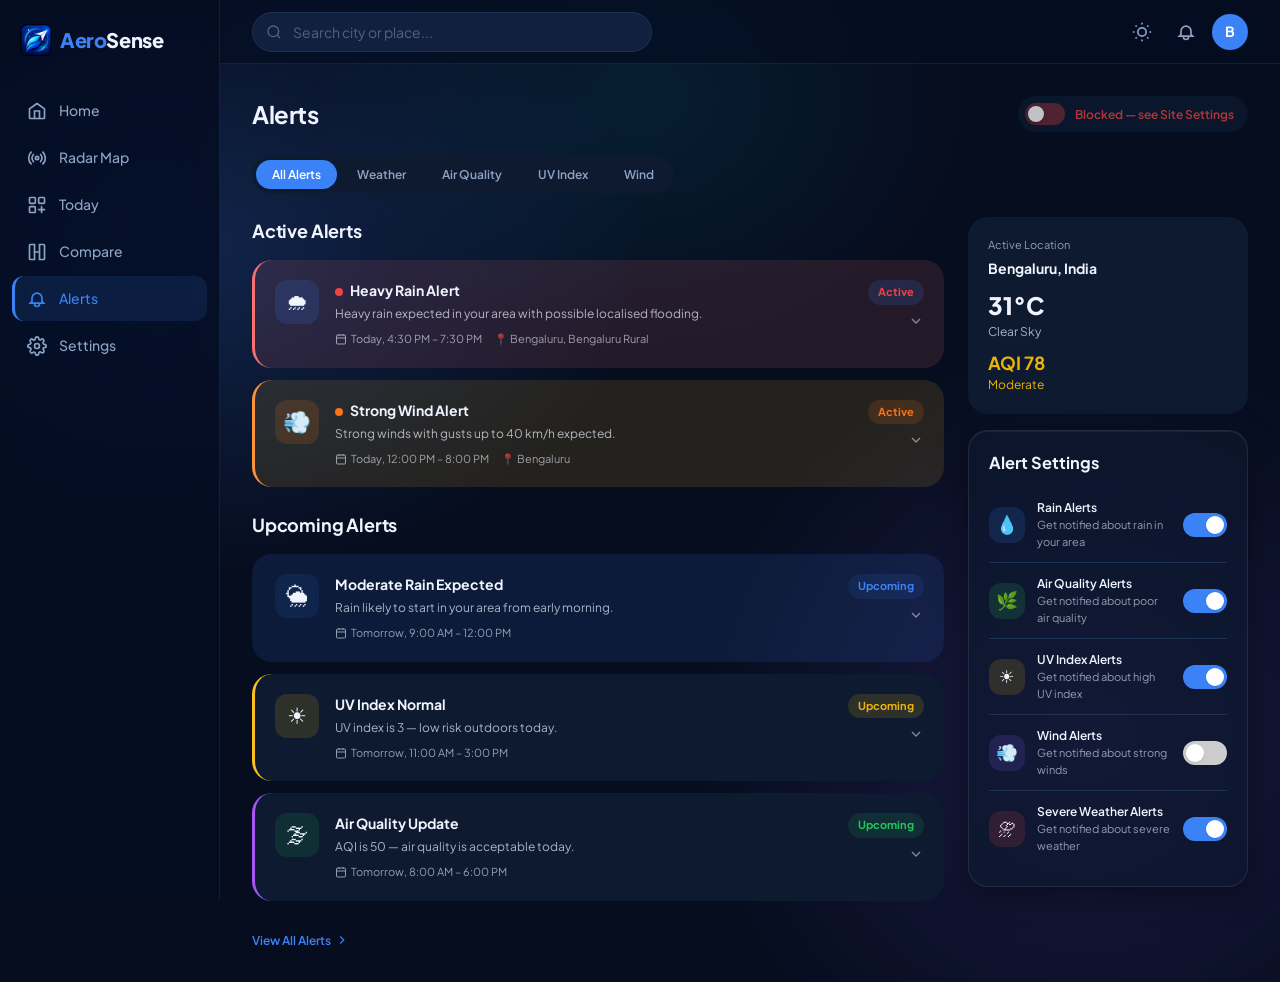
<file: pages/alerts.html>
<!DOCTYPE html>
<html lang="en" data-theme="dark">
<head>
  <meta charset="UTF-8"/>
  <meta name="viewport" content="width=device-width, initial-scale=1.0, viewport-fit=cover"/>
  <meta name="theme-color" content="#0d1117"/>
  <title>Alerts – AeroSense</title>
  <link rel="preconnect" href="https://fonts.googleapis.com"/>
  <link rel="preconnect" href="https://fonts.gstatic.com" crossorigin/>
  <link rel="manifest" href="../manifest.json"/>
  <link rel="apple-touch-icon" href="../assets/apple-touch-icon.png"/>
  <link rel="icon" type="image/png" sizes="192x192" href="../assets/icon-192.png"/>
  <link rel="icon" type="image/png" sizes="32x32" href="../assets/icon-192.png"/>
  <link rel="shortcut icon" href="../assets/icon-192.png"/>
  <link rel="apple-touch-icon" sizes="180x180" href="../assets/apple-touch-icon.png"/>
  <!-- Theme init: read stored preference before CSS renders to prevent flash -->
  <script>(function(){try{var s=JSON.parse(localStorage.getItem("aerosense_settings")||"{}");var t=s.theme||"dark";if(t==="system"){t=window.matchMedia("(prefers-color-scheme: dark)").matches?"dark":"light";}document.documentElement.setAttribute("data-theme",t);}catch(e){document.documentElement.setAttribute("data-theme","dark");}})();</script>
  <link rel="stylesheet" href="../css/main.css"/>
  <link rel="stylesheet" href="../css/dark.css"/>
  <link rel="stylesheet" href="../css/light.css"/>
  <link rel="stylesheet" href="../css/animations.css"/>
  <style>
    .alerts-layout {
      display: grid;
      grid-template-columns: 1fr 280px;
      gap: var(--space-2xl);
      align-items: start;
    }
    @media (max-width: 1024px) { .alerts-layout { grid-template-columns: 1fr; } }
    .location-mini-card {
      border-radius: var(--radius-xl);
      padding: var(--space-xl);
    }
    [data-theme="dark"]  .location-mini-card { background: var(--bg-card); }
    [data-theme="light"] .location-mini-card { background: var(--bg-card); box-shadow: var(--shadow-sm); }

    /* ── Notification status banner (blocked state only) ── */
    .notif-status-banner {
      display: none;
      align-items: center;
      gap: var(--space-sm);
      padding: 10px var(--space-lg);
      border-radius: var(--radius-lg);
      font-size: var(--text-sm);
      font-weight: 600;
      margin-bottom: var(--space-lg);
      line-height: 1.4;
    }
    .notif-denied { background: rgba(239,68,68,.12); color: #ef4444; }

    /* ── Notification toggle button ── */
    .notif-toggle-btn {
      display: inline-flex; align-items: center; gap: 10px;
      padding: 7px 14px 7px 7px;
      border-radius: var(--radius-full);
      border: 1.5px solid var(--color-border);
      background: var(--bg-card);
      cursor: pointer;
      font-size: var(--text-sm); font-weight: 600;
      color: var(--color-text-secondary);
      transition: border-color .2s, background .2s, color .2s;
      white-space: nowrap;
    }
    .ntb-switch {
      width: 40px; height: 22px; border-radius: 11px;
      background: var(--color-border);
      position: relative; flex-shrink: 0;
      transition: background .25s;
    }
    .ntb-knob {
      position: absolute; top: 3px; left: 3px;
      width: 16px; height: 16px; border-radius: 50%;
      background: #fff;
      box-shadow: 0 1px 3px rgba(0,0,0,.4);
      transition: transform .25s;
    }
    .notif-toggle-btn.ntb-on {
      border-color: #22c55e;
      background: rgba(34,197,94,.08);
      color: #22c55e;
    }
    .notif-toggle-btn.ntb-on .ntb-switch { background: #22c55e; }
    .notif-toggle-btn.ntb-on .ntb-knob  { transform: translateX(18px); }
    .notif-toggle-btn.ntb-blocked {
      border-color: rgba(239,68,68,.4);
      color: #ef4444; cursor: default; opacity: .75;
    }
    .notif-toggle-btn.ntb-blocked .ntb-switch { background: rgba(239,68,68,.4); }
    /* Topbar bell reflects state */
    .mt-btn.notif-btn.ntb-on { color: #22c55e; }

    /* ── Alert Detail Modal ── */
    .alert-modal-overlay {
      position: fixed;
      inset: 0;
      background: rgba(0,0,0,.55);
      backdrop-filter: blur(4px);
      -webkit-backdrop-filter: blur(4px);
      z-index: 8000;
      display: flex;
      align-items: flex-end;
      justify-content: center;
      opacity: 0;
      transition: opacity .25s;
    }
    .alert-modal-overlay.open { opacity: 1; }
    @media (min-width: 600px) {
      .alert-modal-overlay { align-items: center; padding: var(--space-xl); }
    }

    .alert-modal-box {
      background: var(--bg-card);
      border-radius: var(--radius-2xl) var(--radius-2xl) 0 0;
      width: 100%;
      max-width: 540px;
      max-height: 92vh;
      overflow-y: auto;
      position: relative;
      transform: translateY(40px);
      opacity: 0;
      transition: transform .3s cubic-bezier(.34,1.2,.64,1), opacity .25s;
    }
    .alert-modal-overlay.open .alert-modal-box {
      transform: translateY(0);
      opacity: 1;
    }
    @media (min-width: 600px) {
      .alert-modal-box {
        border-radius: var(--radius-2xl);
        transform: scale(.96) translateY(0);
        max-height: 86vh;
      }
      .alert-modal-overlay.open .alert-modal-box { transform: scale(1); }
    }

    .alert-modal-close {
      position: absolute;
      top: var(--space-md);
      right: var(--space-md);
      width: 32px; height: 32px;
      border-radius: 50%;
      background: var(--bg-input);
      border: none;
      display: flex; align-items: center; justify-content: center;
      font-size: .9rem;
      cursor: pointer;
      z-index: 1;
      color: var(--text-primary);
      transition: background var(--transition-fast);
    }
    .alert-modal-close:hover { background: var(--color-border); }

    .alert-modal-hdr {
      padding: var(--space-2xl) var(--space-2xl) var(--space-xl);
      border-bottom: 1px solid var(--color-border);
    }
    .alert-modal-body {
      padding: var(--space-xl) var(--space-2xl) var(--space-2xl);
    }

    .alert-modal-actions {
      list-style: none;
      padding: 0; margin: 0;
      display: flex;
      flex-direction: column;
      gap: 6px;
    }
    .alert-modal-actions li {
      display: flex;
      align-items: flex-start;
      gap: 10px;
      font-size: var(--text-sm);
      padding: 5px 0;
      line-height: 1.5;
    }
    .alert-modal-actions li::before {
      content: '✓';
      color: var(--color-brand);
      font-weight: 800;
      flex-shrink: 0;
      margin-top: 1px;
    }
  </style>
</head>
<body>
<div class="app-shell">
  <!-- Sidebar -->
  <aside class="sidebar" role="navigation">
    <div class="sidebar-logo">
      <img class="logo-icon as-logo-img" src="../assets/icon-192.png" alt="AeroSense" width="32" height="32" style="border-radius:8px;object-fit:cover;flex-shrink:0;display:block;"/>
      <span class="logo-text"><span class="logo-aero">Aero</span>Sense</span>
    </div>
        <nav class="sidebar-nav">
      <a href="../index.html" class="nav-item"><svg width="20" height="20" fill="none" stroke="currentColor" stroke-width="2" viewBox="0 0 24 24"><path stroke-linecap="round" stroke-linejoin="round" d="M3 9.5L12 3l9 6.5V20a1 1 0 01-1 1H4a1 1 0 01-1-1V9.5z"/><path stroke-linecap="round" d="M9 21V12h6v9"/></svg><span>Home</span></a>
      <a href="radar.html" class="nav-item"><svg width="20" height="20" fill="none" stroke="currentColor" stroke-width="2" viewBox="0 0 24 24"><circle cx="12" cy="12" r="2"/><path stroke-linecap="round" d="M16.24 7.76a6 6 0 010 8.49M7.76 7.76a6 6 0 000 8.49M19.07 4.93a10 10 0 010 14.14M4.93 4.93a10 10 0 000 14.14"/></svg><span>Radar Map</span></a>
      <a href="insights.html" class="nav-item"><svg width="20" height="20" fill="none" stroke="currentColor" stroke-width="2" viewBox="0 0 24 24"><rect x="3" y="3" width="7" height="7" rx="1"/><rect x="14" y="3" width="7" height="7" rx="1"/><rect x="3" y="14" width="7" height="7" rx="1"/><path stroke-linecap="round" d="M14 17.5h7M17.5 14v7"/></svg><span>Today</span></a>
      <a href="compare.html" class="nav-item"><svg width="20" height="20" fill="none" stroke="currentColor" stroke-width="2" viewBox="0 0 24 24"><path stroke-linecap="round" d="M9 3H4a1 1 0 00-1 1v16a1 1 0 001 1h5V3z"/><path stroke-linecap="round" d="M15 3h5a1 1 0 011 1v16a1 1 0 01-1 1h-5V3z"/><path stroke-linecap="round" d="M9 12h6"/></svg><span>Compare</span></a>
      <a href="alerts.html" class="nav-item active" aria-current="page"><svg width="20" height="20" fill="none" stroke="currentColor" stroke-width="2" viewBox="0 0 24 24"><path stroke-linecap="round" d="M15 17H20L18.595 15.595A1 1 0 0118 14.808V11a6 6 0 10-12 0v3.808a1 1 0 01-.595.797L4 17h5m6 0v1a3 3 0 11-6 0v-1m6 0H9"/></svg><span>Alerts</span><span class="nav-badge alerts-badge" style="display:none">0</span></a>
      <a href="settings.html" class="nav-item"><svg width="20" height="20" fill="none" stroke="currentColor" stroke-width="2" viewBox="0 0 24 24"><circle cx="12" cy="12" r="3"/><path stroke-linecap="round" d="M19.4 15a1.65 1.65 0 00.33 1.82l.06.06a2 2 0 010 2.83 2 2 0 01-2.83 0l-.06-.06a1.65 1.65 0 00-1.82-.33 1.65 1.65 0 00-1 1.51V21a2 2 0 01-4 0v-.09A1.65 1.65 0 009 19.4a1.65 1.65 0 00-1.82.33l-.06.06a2 2 0 01-2.83-2.83l.06-.06A1.65 1.65 0 004.68 15a1.65 1.65 0 00-1.51-1H3a2 2 0 010-4h.09A1.65 1.65 0 004.6 9a1.65 1.65 0 00-.33-1.82l-.06-.06a2 2 0 012.83-2.83l.06.06A1.65 1.65 0 009 4.68a1.65 1.65 0 001-1.51V3a2 2 0 014 0v.09a1.65 1.65 0 001 1.51 1.65 1.65 0 001.82-.33l.06-.06a2 2 0 012.83 2.83l-.06.06A1.65 1.65 0 0019.4 9a1.65 1.65 0 001.51 1H21a2 2 0 010 4h-.09a1.65 1.65 0 00-1.51 1z"/></svg><span>Settings</span></a>
    </nav>
  </aside>

  <div class="main-content">
    <header class="topbar">
      <div class="search-bar">
        <svg class="search-icon" fill="none" stroke="currentColor" stroke-width="2" viewBox="0 0 24 24"><circle cx="11" cy="11" r="8"/><line x1="21" y1="21" x2="16.65" y2="16.65"/></svg>
        <input type="text" placeholder="Search city or place..." aria-label="Search"/>
      </div>
      <div class="topbar-actions">
        <button class="topbar-btn topbar-theme-btn" aria-label="Toggle theme"><svg width="20" height="20" fill="none" stroke="currentColor" stroke-width="2" viewBox="0 0 24 24"><circle cx="12" cy="12" r="5"/><line x1="12" y1="1" x2="12" y2="3"/><line x1="12" y1="21" x2="12" y2="23"/><line x1="4.22" y1="4.22" x2="5.64" y2="5.64"/><line x1="18.36" y1="18.36" x2="19.78" y2="19.78"/><line x1="1" y1="12" x2="3" y2="12"/><line x1="21" y1="12" x2="23" y2="12"/></svg></button>
        <button class="topbar-btn" aria-label="Notifications"><svg width="20" height="20" fill="none" stroke="currentColor" stroke-width="2" viewBox="0 0 24 24"><path stroke-linecap="round" d="M15 17H20L18.595 15.595A1 1 0 0118 14.808V11a6 6 0 10-12 0v3.808a1 1 0 01-.595.797L4 17h5m6 0v1a3 3 0 11-6 0v-1m6 0H9"/></svg><span class="btn-badge alerts-badge" style="display:none">0</span></button>
        <div class="avatar-btn">B</div>
      </div>
    </header>

    <header class="mobile-topbar">
      <div>
        <div class="mt-logo"><img class="as-logo-img" src="../assets/icon-192.png" alt="" width="26" height="26" style="border-radius:6px;object-fit:cover;flex-shrink:0;vertical-align:middle;margin-right:6px;display:inline-block;"/><span class="logo-aero">Aero</span>Sense</div>
        <div style="font-size:var(--text-lg);font-weight:700;margin-top:2px">Alerts</div>
      </div>
      <div class="mt-actions">
        <button class="mt-btn topbar-theme-btn" aria-label="Toggle theme"><svg width="20" height="20" fill="none" stroke="currentColor" stroke-width="2" viewBox="0 0 24 24"><circle cx="12" cy="12" r="5"/><line x1="12" y1="1" x2="12" y2="3"/><line x1="12" y1="21" x2="12" y2="23"/></svg></button>
        <button class="mt-btn notif-btn" aria-label="Enable notifications"><svg width="20" height="20" fill="none" stroke="currentColor" stroke-width="2" viewBox="0 0 24 24"><path stroke-linecap="round" d="M15 17H20L18.595 15.595A1 1 0 0118 14.808V11a6 6 0 10-12 0v3.808a1 1 0 01-.595.797L4 17h5m6 0v1a3 3 0 11-6 0v-1m6 0H9"/></svg></button>
      </div>
    </header>

    <main class="page-content page-enter">
      <div class="page-header" style="display:flex;align-items:flex-start;justify-content:space-between;flex-wrap:wrap;gap:var(--space-md)">
        <div>
          <h1 class="page-title">Alerts</h1>
        </div>
        <button class="notif-toggle-btn" id="notif-toggle" aria-pressed="false" aria-label="Toggle notifications">
          <span class="ntb-switch"><span class="ntb-knob"></span></span>
          <span class="ntb-label">Enable Notifications</span>
        </button>
      </div>

      <!-- Notification permission status (populated by JS) -->
      <div id="notif-status-banner" class="notif-status-banner"></div>

      <!-- Filter tabs -->
      <div class="tab-bar" role="tablist">
        <button class="tab-btn active" data-filter="all" role="tab">All Alerts</button>
        <button class="tab-btn" data-filter="weather" role="tab">Weather</button>
        <button class="tab-btn" data-filter="aqi" role="tab">Air Quality</button>
        <button class="tab-btn" data-filter="uv" role="tab">UV Index</button>
        <button class="tab-btn" data-filter="wind" role="tab">Wind</button>
      </div>

      <div class="alerts-layout">
        <!-- Alerts list -->
        <div>
          <!-- Active Alerts -->
          <section>
            <h2 class="section-title mb-lg">Active Alerts</h2>
            <div id="active-alerts">
              <!-- Populated by JS -->
              <div class="alert-card active">
                <div class="ac-icon-wrap" style="background:rgba(59,130,246,.15)">🌧</div>
                <div class="ac-body">
                  <div class="ac-title">Heavy Rain Alert</div>
                  <div class="ac-desc">Heavy rain expected in your area</div>
                  <div class="ac-meta">
                    <span>📅 Today, 4:30 PM – 7:30 PM</span>
                    <span>📍 Affected Areas: Bengaluru, Bengaluru Rural</span>
                  </div>
                </div>
                <div class="ac-badge" style="color:#ef4444;background:rgba(239,68,68,.15)">+ Active</div>
              </div>
              <div class="alert-card wind">
                <div class="ac-icon-wrap" style="background:rgba(249,115,22,.15)">💨</div>
                <div class="ac-body">
                  <div class="ac-title">Strong Wind Alert</div>
                  <div class="ac-desc">Strong winds with speed up to 40 km/h</div>
                  <div class="ac-meta">
                    <span>📅 Today, 12:00 PM – 8:00 PM</span>
                    <span>📍 Affected Areas: Bengaluru</span>
                  </div>
                </div>
                <div class="ac-badge" style="color:#f97316;background:rgba(249,115,22,.15)">+ Active</div>
              </div>
            </div>
          </section>

          <!-- Upcoming Alerts -->
          <section style="margin-top:var(--space-2xl)">
            <h2 class="section-title mb-lg">Upcoming Alerts</h2>
            <div id="upcoming-alerts">
              <div class="alert-card upcoming">
                <div class="ac-icon-wrap" style="background:rgba(59,130,246,.1)">🌦</div>
                <div class="ac-body">
                  <div class="ac-title">Moderate Rain Expected</div>
                  <div class="ac-desc">Rain likely to start in your area</div>
                  <div class="ac-meta"><span>📅 Tomorrow, 9:00 AM – 12:00 PM</span></div>
                </div>
                <div class="ac-badge" style="color:#3b82f6;background:rgba(59,130,246,.15)">+ Upcoming</div>
              </div>
              <div class="alert-card uv">
                <div class="ac-icon-wrap" style="background:rgba(234,179,8,.15)">☀️</div>
                <div class="ac-body">
                  <div class="ac-title">High UV Index</div>
                  <div class="ac-desc">UV index may reach very high levels</div>
                  <div class="ac-meta"><span>📅 Tomorrow, 11:00 AM – 3:00 PM</span></div>
                </div>
                <div class="ac-badge" style="color:#eab308;background:rgba(234,179,8,.15)">+ Upcoming</div>
              </div>
            </div>

            <button class="view-all-btn mt-xl" id="view-all-alerts" style="margin:var(--space-xl) auto 0;display:block">
              View All Alerts
              <svg width="14" height="14" fill="none" stroke="currentColor" stroke-width="2" viewBox="0 0 24 24"><path d="M9 18l6-6-6-6"/></svg>
            </button>
          </section>
        </div>

        <!-- Right sidebar: location + alert settings -->
        <aside style="display:flex;flex-direction:column;gap:var(--space-lg)">

          <!-- Location mini card (desktop) -->
          <div class="location-mini-card" id="alert-location-summary">
            <div style="font-size:var(--text-xs);opacity:.6;margin-bottom:4px">Active Location</div>
            <div style="font-weight:700;margin-bottom:8px">Bengaluru, India</div>
            <div style="font-size:var(--text-2xl);font-weight:800">31°C</div>
            <div style="font-size:var(--text-sm);opacity:.7;margin-bottom:8px">Clear Sky</div>
            <div style="font-size:var(--text-lg);font-weight:700;color:#eab308">AQI 78</div>
            <div style="font-size:var(--text-sm);color:#eab308">Moderate</div>
          </div>

          <!-- Alert Settings -->
          <div class="card">
            <h3 style="font-weight:700;margin-bottom:var(--space-md)">Alert Settings</h3>
            <div id="alert-settings-list">
              <!-- Populated by JS -->
              <div class="alert-setting-row">
                <div class="asr-icon" style="background:rgba(59,130,246,.15)">💧</div>
                <div class="asr-body"><div class="asr-name">Rain Alerts</div><div class="asr-desc">Get notified about rain in your area</div></div>
                <label class="toggle-switch"><input type="checkbox" checked/><span class="toggle-slider"></span></label>
              </div>
              <div class="alert-setting-row">
                <div class="asr-icon" style="background:rgba(34,197,94,.15)">🌿</div>
                <div class="asr-body"><div class="asr-name">Air Quality Alerts</div><div class="asr-desc">Get notified about poor air quality</div></div>
                <label class="toggle-switch"><input type="checkbox" checked/><span class="toggle-slider"></span></label>
              </div>
              <div class="alert-setting-row">
                <div class="asr-icon" style="background:rgba(234,179,8,.15)">☀️</div>
                <div class="asr-body"><div class="asr-name">UV Index Alerts</div><div class="asr-desc">Get notified about high UV index</div></div>
                <label class="toggle-switch"><input type="checkbox" checked/><span class="toggle-slider"></span></label>
              </div>
              <div class="alert-setting-row">
                <div class="asr-icon" style="background:rgba(139,92,246,.15)">💨</div>
                <div class="asr-body"><div class="asr-name">Wind Alerts</div><div class="asr-desc">Get notified about strong winds</div></div>
                <label class="toggle-switch"><input type="checkbox"/><span class="toggle-slider"></span></label>
              </div>
              <div class="alert-setting-row">
                <div class="asr-icon" style="background:rgba(239,68,68,.15)">⛈</div>
                <div class="asr-body"><div class="asr-name">Severe Weather Alerts</div><div class="asr-desc">Get notified about severe weather</div></div>
                <label class="toggle-switch"><input type="checkbox" checked/><span class="toggle-slider"></span></label>
              </div>
            </div>
          </div>

        </aside>
      </div>
    </main>

        <nav class="bottom-nav" role="navigation" aria-label="Bottom navigation">
      <a href="../index.html" class="bottom-nav-item" aria-label="Home"><svg width="22" height="22" fill="none" stroke="currentColor" stroke-width="2" viewBox="0 0 24 24"><path stroke-linecap="round" stroke-linejoin="round" d="M3 9.5L12 3l9 6.5V20a1 1 0 01-1 1H4a1 1 0 01-1-1V9.5z"/></svg><span class="bn-label">Home</span></a>
      <a href="radar.html" class="bottom-nav-item" aria-label="Radar"><svg width="22" height="22" fill="none" stroke="currentColor" stroke-width="2" viewBox="0 0 24 24"><circle cx="12" cy="12" r="2"/><path stroke-linecap="round" d="M16.24 7.76a6 6 0 010 8.49M7.76 7.76a6 6 0 000 8.49"/></svg><span class="bn-label">Radar</span></a>
      <a href="insights.html" class="bottom-nav-item" aria-label="Today"><svg width="22" height="22" fill="none" stroke="currentColor" stroke-width="2" viewBox="0 0 24 24"><rect x="3" y="3" width="7" height="7" rx="1"/><rect x="14" y="3" width="7" height="7" rx="1"/><rect x="3" y="14" width="7" height="7" rx="1"/><path stroke-linecap="round" d="M14 17.5h7M17.5 14v7"/></svg><span class="bn-label">Today</span></a>
      <a href="compare.html" class="bottom-nav-item" aria-label="Compare"><svg width="22" height="22" fill="none" stroke="currentColor" stroke-width="2" viewBox="0 0 24 24"><path stroke-linecap="round" d="M9 3H4a1 1 0 00-1 1v16a1 1 0 001 1h5V3z"/><path stroke-linecap="round" d="M15 3h5a1 1 0 011 1v16a1 1 0 01-1 1h-5V3z"/><path stroke-linecap="round" d="M9 12h6"/></svg><span class="bn-label">Compare</span></a>
      <a href="alerts.html" class="bottom-nav-item active" aria-label="Alerts"><svg width="22" height="22" fill="none" stroke="currentColor" stroke-width="2" viewBox="0 0 24 24"><path stroke-linecap="round" d="M15 17H20L18.595 15.595A1 1 0 0118 14.808V11a6 6 0 10-12 0v3.808a1 1 0 01-.595.797L4 17h5m6 0v1a3 3 0 11-6 0v-1m6 0H9"/></svg><span class="bn-label">Alerts</span><span class="bn-badge alerts-badge" style="display:none">0</span></a>
      <a href="settings.html" class="bottom-nav-item" aria-label="Settings"><svg width="22" height="22" fill="none" stroke="currentColor" stroke-width="2" viewBox="0 0 24 24"><circle cx="12" cy="12" r="3"/><path stroke-linecap="round" d="M19.4 15a1.65 1.65 0 00.33 1.82l.06.06a2 2 0 010 2.83 2 2 0 01-2.83 0l-.06-.06a1.65 1.65 0 00-1.82-.33 1.65 1.65 0 00-1 1.51V21a2 2 0 01-4 0v-.09A1.65 1.65 0 009 19.4a1.65 1.65 0 00-1.82.33l-.06.06a2 2 0 01-2.83-2.83l.06-.06A1.65 1.65 0 004.68 15a1.65 1.65 0 00-1.51-1H3a2 2 0 010-4h.09A1.65 1.65 0 004.6 9a1.65 1.65 0 00-.33-1.82l-.06-.06a2 2 0 012.83-2.83l.06.06A1.65 1.65 0 009 4.68a1.65 1.65 0 001-1.51V3a2 2 0 014 0v.09a1.65 1.65 0 001 1.51 1.65 1.65 0 001.82-.33l.06-.06a2 2 0 012.83 2.83l-.06.06A1.65 1.65 0 0019.4 9a1.65 1.65 0 001.51 1H21a2 2 0 010 4h-.09a1.65 1.65 0 00-1.51 1z"/></svg><span class="bn-label">Settings</span></a>
    </nav>
  </div>
</div>

<script type="module" src="../js/alerts.js"></script>
<script type="module" src="../js/nav.js"></script>
</body>
</html>
</file>
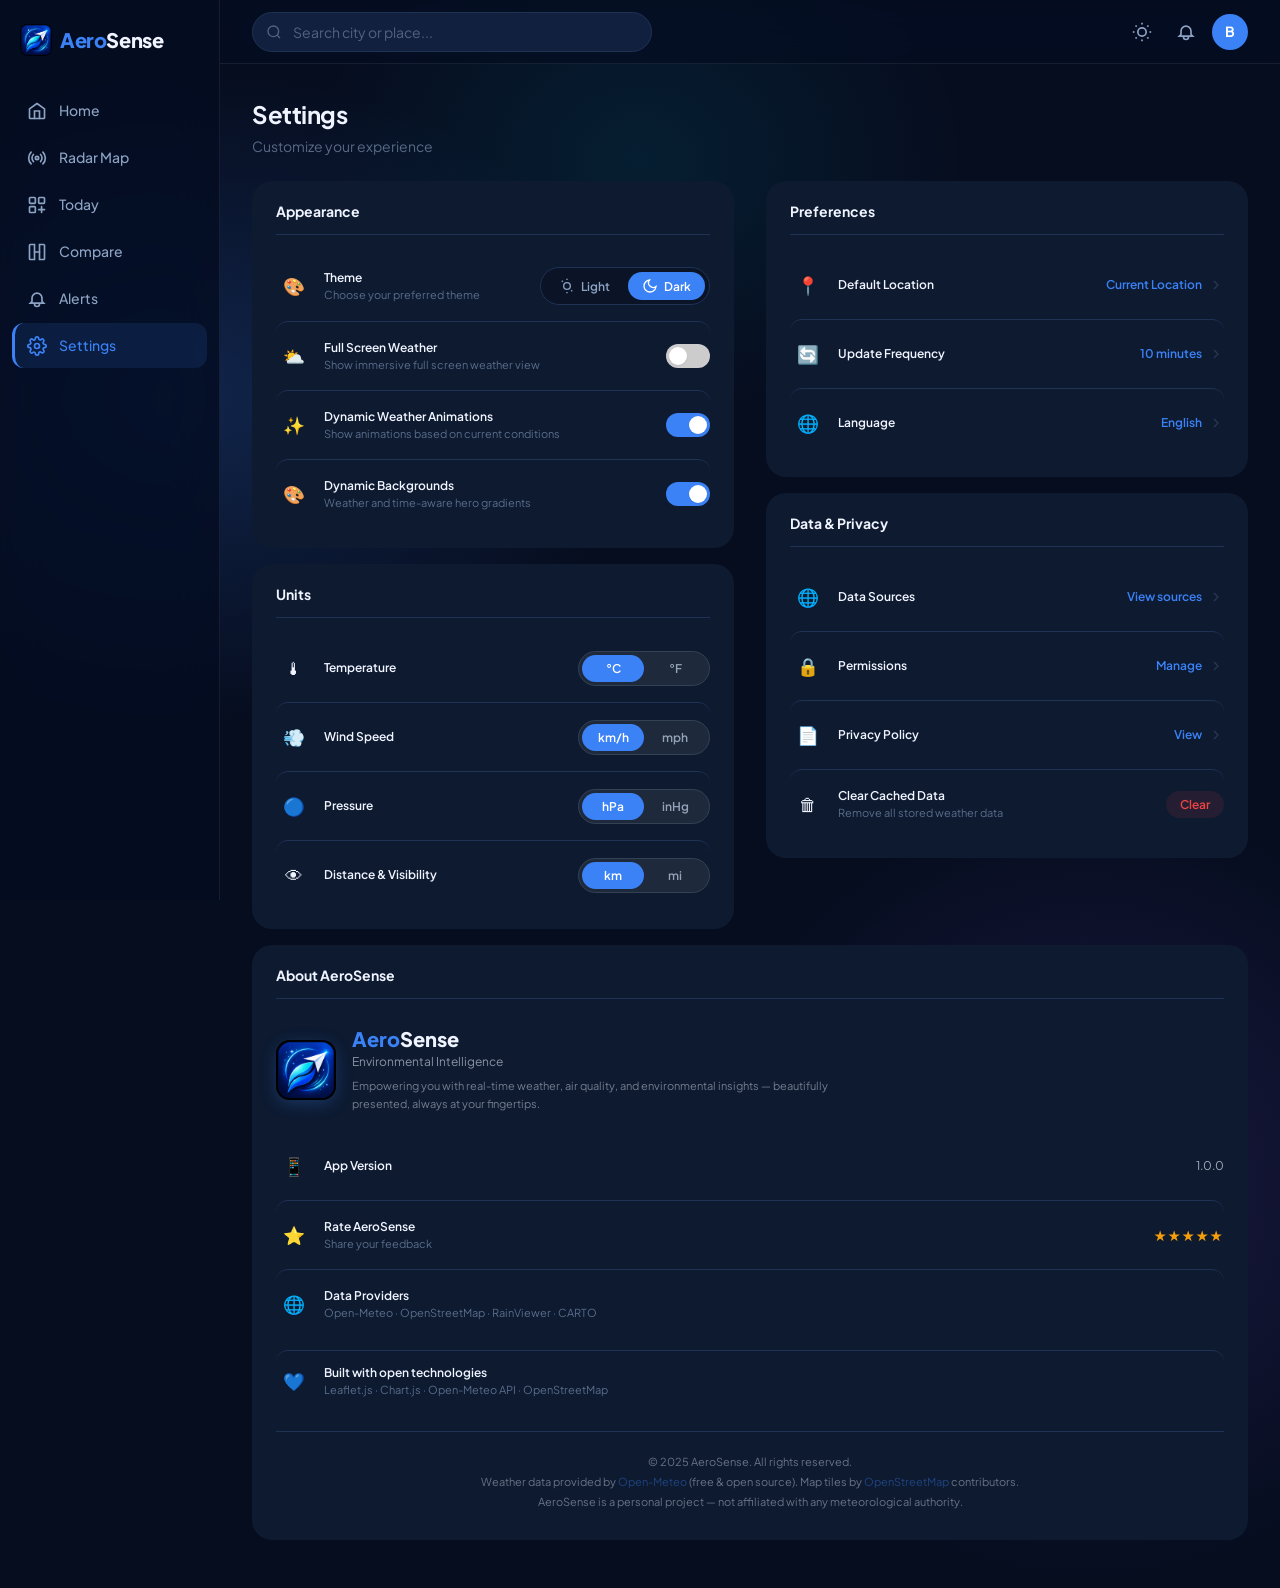
<file: pages/settings.html>
<!DOCTYPE html>
<html lang="en" data-theme="dark">
<head>
  <meta charset="UTF-8"/>
  <meta name="viewport" content="width=device-width, initial-scale=1.0, viewport-fit=cover"/>
  <meta name="theme-color" content="#0d1117"/>
  <title>Settings – AeroSense</title>
  <link rel="preconnect" href="https://fonts.googleapis.com"/>
  <link rel="preconnect" href="https://fonts.gstatic.com" crossorigin/>
  <link rel="manifest" href="../manifest.json"/>
  <link rel="apple-touch-icon" href="../assets/apple-touch-icon.png"/>
  <link rel="icon" type="image/png" sizes="192x192" href="../assets/icon-192.png"/>
  <link rel="icon" type="image/png" sizes="32x32" href="../assets/icon-192.png"/>
  <link rel="shortcut icon" href="../assets/icon-192.png"/>
  <link rel="apple-touch-icon" sizes="180x180" href="../assets/apple-touch-icon.png"/>
  <!-- Theme init: read stored preference before CSS renders to prevent flash -->
  <script>(function(){try{var s=JSON.parse(localStorage.getItem("aerosense_settings")||"{}");var t=s.theme||"dark";if(t==="system"){t=window.matchMedia("(prefers-color-scheme: dark)").matches?"dark":"light";}document.documentElement.setAttribute("data-theme",t);}catch(e){document.documentElement.setAttribute("data-theme","dark");}})();</script>
  <link rel="stylesheet" href="../css/main.css"/>
  <link rel="stylesheet" href="../css/dark.css"/>
  <link rel="stylesheet" href="../css/light.css"/>
  <link rel="stylesheet" href="../css/animations.css"/>
  <style>
    .settings-layout {
      display: grid;
      grid-template-columns: 1fr 1fr;
      gap: var(--space-3xl);
      align-items: start;
    }
    @media (max-width: 1024px) { .settings-layout { grid-template-columns: 1fr; } }
    .settings-card {
      border-radius: var(--radius-xl);
      padding: var(--space-xl) var(--space-2xl);
      margin-bottom: var(--space-lg);
    }
    [data-theme="dark"] .settings-card { background: var(--bg-card); }
    [data-theme="light"] .settings-card { background: var(--bg-card); box-shadow: var(--shadow-sm); }
    .settings-card-title {
      font-size: var(--text-base);
      font-weight: 700;
      margin-bottom: var(--space-lg);
      padding-bottom: var(--space-md);
      border-bottom: 1px solid var(--border-primary);
    }
    /* Star rating */
    .star-rating { color: #f59e0b; letter-spacing: 2px; }
  </style>
</head>
<body>
<div class="app-shell">
  <!-- Sidebar -->
  <aside class="sidebar" role="navigation">
    <div class="sidebar-logo">
      <img class="logo-icon as-logo-img" src="../assets/icon-192.png" alt="AeroSense" width="32" height="32" style="border-radius:8px;object-fit:cover;flex-shrink:0;display:block;"/>
      <span class="logo-text"><span class="logo-aero">Aero</span>Sense</span>
    </div>
        <nav class="sidebar-nav">
      <a href="../index.html" class="nav-item"><svg width="20" height="20" fill="none" stroke="currentColor" stroke-width="2" viewBox="0 0 24 24"><path stroke-linecap="round" stroke-linejoin="round" d="M3 9.5L12 3l9 6.5V20a1 1 0 01-1 1H4a1 1 0 01-1-1V9.5z"/><path stroke-linecap="round" d="M9 21V12h6v9"/></svg><span>Home</span></a>
      <a href="radar.html" class="nav-item"><svg width="20" height="20" fill="none" stroke="currentColor" stroke-width="2" viewBox="0 0 24 24"><circle cx="12" cy="12" r="2"/><path stroke-linecap="round" d="M16.24 7.76a6 6 0 010 8.49M7.76 7.76a6 6 0 000 8.49M19.07 4.93a10 10 0 010 14.14M4.93 4.93a10 10 0 000 14.14"/></svg><span>Radar Map</span></a>
      <a href="insights.html" class="nav-item"><svg width="20" height="20" fill="none" stroke="currentColor" stroke-width="2" viewBox="0 0 24 24"><rect x="3" y="3" width="7" height="7" rx="1"/><rect x="14" y="3" width="7" height="7" rx="1"/><rect x="3" y="14" width="7" height="7" rx="1"/><path stroke-linecap="round" d="M14 17.5h7M17.5 14v7"/></svg><span>Today</span></a>
      <a href="compare.html" class="nav-item"><svg width="20" height="20" fill="none" stroke="currentColor" stroke-width="2" viewBox="0 0 24 24"><path stroke-linecap="round" d="M9 3H4a1 1 0 00-1 1v16a1 1 0 001 1h5V3z"/><path stroke-linecap="round" d="M15 3h5a1 1 0 011 1v16a1 1 0 01-1 1h-5V3z"/><path stroke-linecap="round" d="M9 12h6"/></svg><span>Compare</span></a>
      <a href="alerts.html" class="nav-item"><svg width="20" height="20" fill="none" stroke="currentColor" stroke-width="2" viewBox="0 0 24 24"><path stroke-linecap="round" d="M15 17H20L18.595 15.595A1 1 0 0118 14.808V11a6 6 0 10-12 0v3.808a1 1 0 01-.595.797L4 17h5m6 0v1a3 3 0 11-6 0v-1m6 0H9"/></svg><span>Alerts</span><span class="nav-badge alerts-badge" style="display:none">0</span></a>
      <a href="settings.html" class="nav-item active" aria-current="page"><svg width="20" height="20" fill="none" stroke="currentColor" stroke-width="2" viewBox="0 0 24 24"><circle cx="12" cy="12" r="3"/><path stroke-linecap="round" d="M19.4 15a1.65 1.65 0 00.33 1.82l.06.06a2 2 0 010 2.83 2 2 0 01-2.83 0l-.06-.06a1.65 1.65 0 00-1.82-.33 1.65 1.65 0 00-1 1.51V21a2 2 0 01-4 0v-.09A1.65 1.65 0 009 19.4a1.65 1.65 0 00-1.82.33l-.06.06a2 2 0 01-2.83-2.83l.06-.06A1.65 1.65 0 004.68 15a1.65 1.65 0 00-1.51-1H3a2 2 0 010-4h.09A1.65 1.65 0 004.6 9a1.65 1.65 0 00-.33-1.82l-.06-.06a2 2 0 012.83-2.83l.06.06A1.65 1.65 0 009 4.68a1.65 1.65 0 001-1.51V3a2 2 0 014 0v.09a1.65 1.65 0 001 1.51 1.65 1.65 0 001.82-.33l.06-.06a2 2 0 012.83 2.83l-.06.06A1.65 1.65 0 0019.4 9a1.65 1.65 0 001.51 1H21a2 2 0 010 4h-.09a1.65 1.65 0 00-1.51 1z"/></svg><span>Settings</span></a>
    </nav>
  </aside>

  <div class="main-content">
    <header class="topbar">
      <div class="search-bar">
        <svg class="search-icon" fill="none" stroke="currentColor" stroke-width="2" viewBox="0 0 24 24"><circle cx="11" cy="11" r="8"/><line x1="21" y1="21" x2="16.65" y2="16.65"/></svg>
        <input type="text" placeholder="Search city or place..." aria-label="Search"/>
      </div>
      <div class="topbar-actions">
        <button class="topbar-btn topbar-theme-btn" aria-label="Toggle theme"><svg width="20" height="20" fill="none" stroke="currentColor" stroke-width="2" viewBox="0 0 24 24"><circle cx="12" cy="12" r="5"/><line x1="12" y1="1" x2="12" y2="3"/><line x1="12" y1="21" x2="12" y2="23"/><line x1="4.22" y1="4.22" x2="5.64" y2="5.64"/><line x1="18.36" y1="18.36" x2="19.78" y2="19.78"/><line x1="1" y1="12" x2="3" y2="12"/><line x1="21" y1="12" x2="23" y2="12"/></svg></button>
        <button class="topbar-btn" aria-label="Notifications"><svg width="20" height="20" fill="none" stroke="currentColor" stroke-width="2" viewBox="0 0 24 24"><path stroke-linecap="round" d="M15 17H20L18.595 15.595A1 1 0 0118 14.808V11a6 6 0 10-12 0v3.808a1 1 0 01-.595.797L4 17h5m6 0v1a3 3 0 11-6 0v-1m6 0H9"/></svg><span class="btn-badge" style="display:none">0</span></button>
        <div class="avatar-btn">B</div>
      </div>
    </header>

    <header class="mobile-topbar">
      <div>
        <div class="mt-logo"><img class="as-logo-img" src="../assets/icon-192.png" alt="" width="26" height="26" style="border-radius:6px;object-fit:cover;flex-shrink:0;vertical-align:middle;margin-right:6px;display:inline-block;"/><span class="logo-aero">Aero</span>Sense</div>
        <div style="font-size:var(--text-lg);font-weight:700;margin-top:2px">Settings</div>
      </div>
      <div class="mt-actions">
        <button class="mt-btn topbar-theme-btn"><svg width="20" height="20" fill="none" stroke="currentColor" stroke-width="2" viewBox="0 0 24 24"><circle cx="12" cy="12" r="5"/><line x1="12" y1="1" x2="12" y2="3"/><line x1="12" y1="21" x2="12" y2="23"/></svg></button>
      </div>
    </header>

    <main class="page-content page-enter">
      <div class="page-header">
        <h1 class="page-title">Settings</h1>
        <p class="page-subtitle">Customize your experience</p>
      </div>

      <div class="settings-layout">
        <!-- LEFT column: Appearance + Units -->
        <div>

          <!-- Appearance -->
          <div class="settings-card">
            <div class="settings-card-title">Appearance</div>

            <!-- Theme -->
            <div class="settings-row">
              <div class="sr-icon">🎨</div>
              <div class="sr-body">
                <div class="sr-label">Theme</div>
                <div class="sr-sub">Choose your preferred theme</div>
              </div>
              <div class="sr-action">
                <div class="theme-toggle">
                  <button class="theme-toggle-btn active" data-theme="light">
                    <svg width="16" height="16" fill="none" stroke="currentColor" stroke-width="2" viewBox="0 0 24 24"><circle cx="12" cy="12" r="5"/><line x1="12" y1="1" x2="12" y2="3"/><line x1="12" y1="21" x2="12" y2="23"/><line x1="4.22" y1="4.22" x2="5.64" y2="5.64"/><line x1="18.36" y1="18.36" x2="19.78" y2="19.78"/></svg>
                    Light
                  </button>
                  <button class="theme-toggle-btn" data-theme="dark">
                    <svg width="16" height="16" fill="none" stroke="currentColor" stroke-width="2" viewBox="0 0 24 24"><path stroke-linecap="round" d="M21 12.79A9 9 0 1111.21 3 7 7 0 0021 12.79z"/></svg>
                    Dark
                  </button>
                </div>
              </div>
            </div>

            <!-- Full Screen Weather -->
            <div class="settings-row">
              <div class="sr-icon">⛅</div>
              <div class="sr-body">
                <div class="sr-label">Full Screen Weather</div>
                <div class="sr-sub">Show immersive full screen weather view</div>
              </div>
              <div class="sr-action">
                <label class="toggle-switch" aria-label="Toggle fullscreen weather">
                  <input type="checkbox" id="pref-fullscreen"/>
                  <span class="toggle-slider"></span>
                </label>
              </div>
            </div>

            <!-- Animations -->
            <div class="settings-row">
              <div class="sr-icon">✨</div>
              <div class="sr-body">
                <div class="sr-label">Dynamic Weather Animations</div>
                <div class="sr-sub">Show animations based on current conditions</div>
              </div>
              <div class="sr-action">
                <label class="toggle-switch" aria-label="Toggle animations">
                  <input type="checkbox" id="pref-animations" checked/>
                  <span class="toggle-slider"></span>
                </label>
              </div>
            </div>

            <!-- Dynamic Backgrounds -->
            <div class="settings-row">
              <div class="sr-icon">🎨</div>
              <div class="sr-body">
                <div class="sr-label">Dynamic Backgrounds</div>
                <div class="sr-sub">Weather and time-aware hero gradients</div>
              </div>
              <div class="sr-action">
                <label class="toggle-switch" aria-label="Toggle dynamic backgrounds">
                  <input type="checkbox" id="pref-dynamic-bg" checked/>
                  <span class="toggle-slider"></span>
                </label>
              </div>
            </div>
          </div>

          <!-- Units -->
          <div class="settings-card">
            <div class="settings-card-title">Units</div>

            <div class="settings-row">
              <div class="sr-icon">🌡</div>
              <div class="sr-body"><div class="sr-label">Temperature</div></div>
              <div class="sr-action">
                <div class="unit-toggle">
                  <button class="unit-btn active" data-unit-group="temperature" data-unit="C">°C</button>
                  <button class="unit-btn" data-unit-group="temperature" data-unit="F">°F</button>
                </div>
              </div>
            </div>

            <div class="settings-row">
              <div class="sr-icon">💨</div>
              <div class="sr-body"><div class="sr-label">Wind Speed</div></div>
              <div class="sr-action">
                <div class="unit-toggle">
                  <button class="unit-btn active" data-unit-group="wind" data-unit="kmh">km/h</button>
                  <button class="unit-btn" data-unit-group="wind" data-unit="mph">mph</button>
                </div>
              </div>
            </div>

            <div class="settings-row">
              <div class="sr-icon">🔵</div>
              <div class="sr-body"><div class="sr-label">Pressure</div></div>
              <div class="sr-action">
                <div class="unit-toggle">
                  <button class="unit-btn active" data-unit-group="pressure" data-unit="hPa">hPa</button>
                  <button class="unit-btn" data-unit-group="pressure" data-unit="inHg">inHg</button>
                </div>
              </div>
            </div>

            <div class="settings-row">
              <div class="sr-icon">👁</div>
              <div class="sr-body"><div class="sr-label">Distance &amp; Visibility</div></div>
              <div class="sr-action">
                <div class="unit-toggle">
                  <button class="unit-btn active" data-unit-group="distance" data-unit="km">km</button>
                  <button class="unit-btn" data-unit-group="distance" data-unit="mi">mi</button>
                </div>
              </div>
            </div>
          </div>

        </div><!-- /left col -->

        <!-- RIGHT column: Preferences + Data & Privacy -->
        <div>

          <!-- Preferences -->
          <div class="settings-card">
            <div class="settings-card-title">Preferences</div>

            <div class="settings-row" id="pref-location-row" style="cursor:pointer">
              <div class="sr-icon">📍</div>
              <div class="sr-body">
                <div class="sr-label">Default Location</div>
              </div>
              <div class="sr-action">
                <span class="sr-value">Current Location</span>
                <div class="sr-chevron"><svg width="16" height="16" fill="none" stroke="currentColor" stroke-width="2" viewBox="0 0 24 24"><path d="M9 18l6-6-6-6"/></svg></div>
              </div>
            </div>

            <div class="settings-row" id="pref-frequency-row" style="cursor:pointer">
              <div class="sr-icon">🔄</div>
              <div class="sr-body">
                <div class="sr-label">Update Frequency</div>
              </div>
              <div class="sr-action">
                <span class="sr-value" id="pref-frequency-val">10 minutes</span>
                <div class="sr-chevron"><svg width="16" height="16" fill="none" stroke="currentColor" stroke-width="2" viewBox="0 0 24 24"><path d="M9 18l6-6-6-6"/></svg></div>
              </div>
            </div>

            <div class="settings-row" id="pref-language-row" style="cursor:pointer">
              <div class="sr-icon">🌐</div>
              <div class="sr-body">
                <div class="sr-label">Language</div>
              </div>
              <div class="sr-action">
                <span class="sr-value" id="pref-language-val">English</span>
                <div class="sr-chevron"><svg width="16" height="16" fill="none" stroke="currentColor" stroke-width="2" viewBox="0 0 24 24"><path d="M9 18l6-6-6-6"/></svg></div>
              </div>
            </div>
          </div>

          <!-- Data & Privacy -->
          <div class="settings-card">
            <div class="settings-card-title">Data &amp; Privacy</div>

            <div class="settings-row" id="privacy-data-sources" style="cursor:pointer">
              <div class="sr-icon">🌐</div>
              <div class="sr-body"><div class="sr-label">Data Sources</div></div>
              <div class="sr-action">
                <span class="sr-value">View sources</span>
                <div class="sr-chevron"><svg width="16" height="16" fill="none" stroke="currentColor" stroke-width="2" viewBox="0 0 24 24"><path d="M9 18l6-6-6-6"/></svg></div>
              </div>
            </div>

            <div class="settings-row" id="privacy-permissions" style="cursor:pointer">
              <div class="sr-icon">🔒</div>
              <div class="sr-body"><div class="sr-label">Permissions</div></div>
              <div class="sr-action">
                <span class="sr-value">Manage</span>
                <div class="sr-chevron"><svg width="16" height="16" fill="none" stroke="currentColor" stroke-width="2" viewBox="0 0 24 24"><path d="M9 18l6-6-6-6"/></svg></div>
              </div>
            </div>

            <div class="settings-row" id="privacy-policy" style="cursor:pointer">
              <div class="sr-icon">📄</div>
              <div class="sr-body"><div class="sr-label">Privacy Policy</div></div>
              <div class="sr-action">
                <span class="sr-value">View</span>
                <div class="sr-chevron"><svg width="16" height="16" fill="none" stroke="currentColor" stroke-width="2" viewBox="0 0 24 24"><path d="M9 18l6-6-6-6"/></svg></div>
              </div>
            </div>

            <div class="settings-row" id="clear-data-row" style="cursor:pointer">
              <div class="sr-icon">🗑</div>
              <div class="sr-body"><div class="sr-label">Clear Cached Data</div><div class="sr-sub">Remove all stored weather data</div></div>
              <div class="sr-action">
                <button id="clear-data-btn" style="padding:6px 14px;border-radius:var(--radius-full);background:rgba(239,68,68,.1);color:#ef4444;font-size:var(--text-sm);font-weight:600">Clear</button>
              </div>
            </div>
          </div>

        </div><!-- /right col -->
      </div>

      <!-- ── Full-width About section ── -->
      <div class="settings-card" style="margin-top:0">
        <div class="settings-card-title">About AeroSense</div>

        <!-- Brand identity row -->
        <div style="display:flex;align-items:center;gap:var(--space-lg);padding:var(--space-md) 0 var(--space-xl)">
          <div style="flex-shrink:0">
            <img src="../assets/icon-192.png" alt="AeroSense" width="60" height="60" style="border-radius:14px;object-fit:cover;display:block;box-shadow:0 4px 16px rgba(59,130,246,.25)"/>
          </div>
          <div>
            <div style="font-weight:800;font-size:var(--text-xl);line-height:1.2"><span style="color:var(--color-brand)">Aero</span>Sense</div>
            <div style="font-size:var(--text-sm);opacity:.55;margin-top:2px">Environmental Intelligence</div>
            <div style="font-size:var(--text-xs);opacity:.45;margin-top:6px;line-height:1.6;max-width:480px">
              Empowering you with real-time weather, air quality, and environmental insights — beautifully presented, always at your fingertips.
            </div>
          </div>
        </div>

        <!-- Info rows -->
        <div class="settings-row">
          <div class="sr-icon">📱</div>
          <div class="sr-body"><div class="sr-label">App Version</div></div>
          <div class="sr-action">
            <span style="font-size:var(--text-sm);opacity:.65" id="app-version">2.4.0</span>
          </div>
        </div>

        <div class="settings-row" id="about-rate" style="cursor:pointer">
          <div class="sr-icon">⭐</div>
          <div class="sr-body"><div class="sr-label">Rate AeroSense</div><div class="sr-sub">Share your feedback</div></div>
          <div class="sr-action">
            <span class="star-rating">★★★★★</span>
          </div>
        </div>

        <!-- Data sources -->
        <div class="settings-row">
          <div class="sr-icon">🌐</div>
          <div class="sr-body">
            <div class="sr-label">Data Providers</div>
            <div class="sr-sub">Open-Meteo · OpenStreetMap · RainViewer · CARTO</div>
          </div>
        </div>

        <!-- Open source / credits -->
        <div class="settings-row" style="border-top:1px solid var(--border-primary);margin-top:var(--space-md);padding-top:var(--space-md)">
          <div class="sr-icon">💙</div>
          <div class="sr-body">
            <div class="sr-label">Built with open technologies</div>
            <div class="sr-sub">Leaflet.js · Chart.js · Open-Meteo API · OpenStreetMap</div>
          </div>
        </div>

        <!-- Copyright footer -->
        <div style="text-align:center;padding-top:var(--space-xl);padding-bottom:var(--space-sm);border-top:1px solid var(--border-primary);margin-top:var(--space-lg)">
          <div style="font-size:var(--text-xs);opacity:.4;line-height:1.8">
            © 2025 AeroSense. All rights reserved.<br/>
            Weather data provided by <a href="https://open-meteo.com" target="_blank" rel="noopener" style="color:var(--color-brand);text-decoration:none">Open-Meteo</a> (free &amp; open source). Map tiles by <a href="https://www.openstreetmap.org" target="_blank" rel="noopener" style="color:var(--color-brand);text-decoration:none">OpenStreetMap</a> contributors.<br/>
            AeroSense is a personal project — not affiliated with any meteorological authority.
          </div>
        </div>
      </div>
    </main>

        <nav class="bottom-nav" role="navigation" aria-label="Bottom navigation">
      <a href="../index.html" class="bottom-nav-item" aria-label="Home"><svg width="22" height="22" fill="none" stroke="currentColor" stroke-width="2" viewBox="0 0 24 24"><path stroke-linecap="round" stroke-linejoin="round" d="M3 9.5L12 3l9 6.5V20a1 1 0 01-1 1H4a1 1 0 01-1-1V9.5z"/></svg><span class="bn-label">Home</span></a>
      <a href="radar.html" class="bottom-nav-item" aria-label="Radar"><svg width="22" height="22" fill="none" stroke="currentColor" stroke-width="2" viewBox="0 0 24 24"><circle cx="12" cy="12" r="2"/><path stroke-linecap="round" d="M16.24 7.76a6 6 0 010 8.49M7.76 7.76a6 6 0 000 8.49"/></svg><span class="bn-label">Radar</span></a>
      <a href="insights.html" class="bottom-nav-item" aria-label="Today"><svg width="22" height="22" fill="none" stroke="currentColor" stroke-width="2" viewBox="0 0 24 24"><rect x="3" y="3" width="7" height="7" rx="1"/><rect x="14" y="3" width="7" height="7" rx="1"/><rect x="3" y="14" width="7" height="7" rx="1"/><path stroke-linecap="round" d="M14 17.5h7M17.5 14v7"/></svg><span class="bn-label">Today</span></a>
      <a href="compare.html" class="bottom-nav-item" aria-label="Compare"><svg width="22" height="22" fill="none" stroke="currentColor" stroke-width="2" viewBox="0 0 24 24"><path stroke-linecap="round" d="M9 3H4a1 1 0 00-1 1v16a1 1 0 001 1h5V3z"/><path stroke-linecap="round" d="M15 3h5a1 1 0 011 1v16a1 1 0 01-1 1h-5V3z"/><path stroke-linecap="round" d="M9 12h6"/></svg><span class="bn-label">Compare</span></a>
      <a href="alerts.html" class="bottom-nav-item" aria-label="Alerts"><svg width="22" height="22" fill="none" stroke="currentColor" stroke-width="2" viewBox="0 0 24 24"><path stroke-linecap="round" d="M15 17H20L18.595 15.595A1 1 0 0118 14.808V11a6 6 0 10-12 0v3.808a1 1 0 01-.595.797L4 17h5m6 0v1a3 3 0 11-6 0v-1m6 0H9"/></svg><span class="bn-label">Alerts</span><span class="bn-badge alerts-badge" style="display:none">0</span></a>
      <a href="settings.html" class="bottom-nav-item active" aria-label="Settings"><svg width="22" height="22" fill="none" stroke="currentColor" stroke-width="2" viewBox="0 0 24 24"><circle cx="12" cy="12" r="3"/><path stroke-linecap="round" d="M19.4 15a1.65 1.65 0 00.33 1.82l.06.06a2 2 0 010 2.83 2 2 0 01-2.83 0l-.06-.06a1.65 1.65 0 00-1.82-.33 1.65 1.65 0 00-1 1.51V21a2 2 0 01-4 0v-.09A1.65 1.65 0 009 19.4a1.65 1.65 0 00-1.82.33l-.06.06a2 2 0 01-2.83-2.83l.06-.06A1.65 1.65 0 004.68 15a1.65 1.65 0 00-1.51-1H3a2 2 0 010-4h.09A1.65 1.65 0 004.6 9a1.65 1.65 0 00-.33-1.82l-.06-.06a2 2 0 012.83-2.83l.06.06A1.65 1.65 0 009 4.68a1.65 1.65 0 001-1.51V3a2 2 0 014 0v.09a1.65 1.65 0 001 1.51 1.65 1.65 0 001.82-.33l.06-.06a2 2 0 012.83 2.83l-.06.06A1.65 1.65 0 0019.4 9a1.65 1.65 0 001.51 1H21a2 2 0 010 4h-.09a1.65 1.65 0 00-1.51 1z"/></svg><span class="bn-label">Settings</span></a>
    </nav>
  </div>
</div>

<script type="module" src="../js/settings.js"></script>
<script type="module" src="../js/nav.js"></script>
</body>
</html>
</file>
<file: css/main.css>
/* ============================================================
   AeroSense – main.css
   Core layout, design tokens, components (theme-agnostic)
   ============================================================ */

/* ---------- Google Fonts ---------- */
@import url('https://fonts.googleapis.com/css2?family=Plus+Jakarta+Sans:ital,wght@0,300;0,400;0,500;0,600;0,700;0,800;1,400&family=Space+Grotesk:wght@400;500;600;700&display=swap');

/* ---------- Design Tokens ---------- */
:root {
  /* Brand — dark theme defaults (overridden to #2563EB in light.css) */
  --color-brand:       #3B82F6;
  --color-brand-light: #60A5FA;
  --color-brand-dark:  #1D4ED8;
  --brand-secondary:   #38BDF8;
  --brand-accent:      #22D3EE;

  /* Status */
  --color-excellent: #22C55E;   /* success */
  --color-good:      #86EFAC;
  --color-moderate:  #FBBF24;   /* warning */
  --color-fair:      #FB923C;   /* aqi-sensitive */
  --color-poor:      #F87171;   /* danger (dark) */
  --color-hazardous: #A855F7;

  /* AQI gauge colors — identical in both themes per spec */
  --aqi-good:               #22C55E;
  --aqi-moderate:           #FACC15;
  --aqi-unhealthy-sensitive:#FB923C;
  --aqi-unhealthy:          #EF4444;
  --aqi-very-unhealthy:     #A855F7;
  --aqi-hazardous:          #7F1D1D;

  /* Weather colors */
  --weather-sunny:   #FBBF24;
  --weather-cloudy:  #94A3B8;
  --weather-rain:    #3B82F6;
  --weather-storm:   #8B5CF6;
  --weather-snow:    #E0F2FE;
  --weather-fog:     #CBD5E1;

  /* AeroScore color stops */
  --aeroscore-low:    #EF4444;   /* 0–25  */
  --aeroscore-fair:   #F59E0B;   /* 26–50 */
  --aeroscore-good:   #FACC15;   /* 51–75 */
  --aeroscore-great:  #22C55E;   /* 76–100 */

  /* Spacing */
  --space-xs: 4px;
  --space-sm: 8px;
  --space-md: 12px;
  --space-lg: 16px;
  --space-xl: 20px;
  --space-2xl: 24px;
  --space-3xl: 32px;
  --space-4xl: 40px;
  --space-5xl: 48px;

  /* Border radius */
  --radius-sm: 8px;
  --radius-md: 12px;
  --radius-lg: 16px;
  --radius-xl: 20px;
  --radius-2xl: 24px;
  --radius-full: 9999px;

  /* Font sizes */
  --text-xs: 0.688rem;   /* 11px */
  --text-sm: 0.75rem;    /* 12px */
  --text-base: 0.875rem; /* 14px */
  --text-md: 1rem;       /* 16px */
  --text-lg: 1.125rem;   /* 18px */
  --text-xl: 1.25rem;    /* 20px */
  --text-2xl: 1.5rem;    /* 24px */
  --text-3xl: 1.875rem;  /* 30px */
  --text-4xl: 2.25rem;   /* 36px */
  --text-5xl: 3rem;      /* 48px */
  --text-6xl: 3.75rem;   /* 60px */

  /* Sidebar */
  --sidebar-width: 220px;
  --sidebar-collapsed: 64px;

  /* Bottom nav */
  --bottom-nav-height: 72px;

  /* Top bar (desktop) */
  --topbar-height: 64px;

  /* Transitions */
  --transition-fast: 150ms ease;
  --transition-base: 250ms ease;
  --transition-slow: 400ms ease;

  /* Shadows */
  --shadow-sm: 0 1px 2px rgba(0,0,0,.08);
  --shadow-md: 0 4px 12px rgba(0,0,0,.12);
  --shadow-lg: 0 8px 24px rgba(0,0,0,.18);
  --shadow-xl: 0 16px 40px rgba(0,0,0,.22);
}

/* ---------- Reset ---------- */
*, *::before, *::after { box-sizing: border-box; margin: 0; padding: 0; }
html { font-size: 16px; scroll-behavior: smooth; -webkit-text-size-adjust: 100%; }
body {
  font-family: 'Plus Jakarta Sans', system-ui, -apple-system, sans-serif;
  --font-numeric: 'Space Grotesk', system-ui, monospace;
  font-size: var(--text-base);
  line-height: 1.5;
  -webkit-font-smoothing: antialiased;
  overflow-x: hidden;
  transition: background var(--transition-base), color var(--transition-base);
}
img, svg { display: block; max-width: 100%; }
button { cursor: pointer; border: none; background: none; font-family: inherit; }
a { text-decoration: none; color: inherit; }
ul, ol { list-style: none; }
input, select, textarea { font-family: inherit; }

/* ---------- App Shell ---------- */
.app-shell {
  display: flex;
  min-height: 100dvh;
}

/* Desktop Sidebar */
.sidebar {
  width: var(--sidebar-width);
  min-height: 100dvh;
  display: flex;
  flex-direction: column;
  padding: var(--space-2xl) 0;
  position: fixed;
  left: 0;
  top: 0;
  bottom: 0;
  z-index: 100;
  transition: width var(--transition-base), background var(--transition-base);
}

.sidebar-logo {
  display: flex;
  align-items: center;
  gap: var(--space-sm);
  padding: 0 var(--space-xl) var(--space-3xl);
  font-size: var(--text-xl);
  font-weight: 800;
  letter-spacing: -0.02em;
}
.sidebar-logo .logo-icon {
  width: 32px; height: 32px;
  flex-shrink: 0;
}
.sidebar-logo .logo-aero { color: var(--color-brand); }

.sidebar-nav { flex: 1; display: flex; flex-direction: column; gap: 2px; padding: 0 var(--space-md); }
.nav-item {
  display: flex;
  align-items: center;
  gap: var(--space-md);
  padding: var(--space-md) var(--space-md);
  border-radius: var(--radius-md);
  font-size: var(--text-base);
  font-weight: 500;
  transition: background var(--transition-fast), color var(--transition-fast);
  position: relative;
  white-space: nowrap;
  overflow: hidden;
}
.nav-item svg { width: 20px; height: 20px; flex-shrink: 0; }
.nav-item .nav-badge {
  margin-left: auto;
  background: var(--color-poor);
  color: #fff;
  font-size: var(--text-xs);
  font-weight: 700;
  min-width: 18px;
  height: 18px;
  border-radius: var(--radius-full);
  display: flex; align-items: center; justify-content: center;
  padding: 0 5px;
}
.nav-item.active { background: var(--color-brand); color: #fff !important; }
.nav-item.active svg { color: #fff; }

/* Main content area */
.main-content {
  flex: 1;
  margin-left: var(--sidebar-width);
  min-height: 100dvh;
  display: flex;
  flex-direction: column;
}

/* Desktop Top Bar */
.topbar {
  height: var(--topbar-height);
  display: flex;
  align-items: center;
  gap: var(--space-lg);
  padding: 0 var(--space-3xl);
  position: sticky;
  top: 0;
  z-index: 90;
  backdrop-filter: blur(12px);
  -webkit-backdrop-filter: blur(12px);
}

.topbar-logo {
  display: none;
  align-items: center;
  gap: var(--space-sm);
  font-size: var(--text-lg);
  font-weight: 800;
  letter-spacing: -0.02em;
}

.search-bar {
  flex: 1;
  max-width: 400px;
  position: relative;
  display: flex;
  align-items: center;
}
.search-bar input {
  width: 100%;
  padding: 10px var(--space-lg) 10px 40px;
  border-radius: var(--radius-full);
  border: 1px solid transparent;
  font-size: var(--text-base);
  outline: none;
  transition: border-color var(--transition-fast), background var(--transition-fast);
}
.search-bar .search-icon {
  position: absolute;
  left: 14px;
  width: 16px; height: 16px;
  pointer-events: none;
}
.search-bar .search-location-btn {
  position: absolute;
  right: 10px;
  width: 28px; height: 28px;
  border-radius: var(--radius-full);
  display: flex; align-items: center; justify-content: center;
  transition: background var(--transition-fast);
}
.search-shortcut {
  position: absolute;
  right: 44px;
  font-size: var(--text-xs);
  padding: 2px 6px;
  border-radius: 4px;
  font-family: monospace;
}

.topbar-actions {
  display: flex;
  align-items: center;
  gap: var(--space-sm);
  margin-left: auto;
}
.topbar-btn {
  width: 36px; height: 36px;
  border-radius: var(--radius-full);
  display: flex; align-items: center; justify-content: center;
  position: relative;
  transition: background var(--transition-fast);
}
.topbar-btn svg { width: 20px; height: 20px; }
.topbar-btn .btn-badge {
  position: absolute;
  top: 2px; right: 2px;
  width: 16px; height: 16px;
  background: var(--color-poor);
  color: #fff;
  font-size: 10px;
  font-weight: 700;
  border-radius: var(--radius-full);
  display: flex; align-items: center; justify-content: center;
}

.avatar-btn {
  width: 36px; height: 36px;
  border-radius: var(--radius-full);
  overflow: hidden;
  display: flex; align-items: center; justify-content: center;
  font-size: var(--text-base);
  font-weight: 700;
  background: var(--color-brand);
  color: #fff;
}

/* Page Content */
.page-content {
  flex: 1;
  padding: var(--space-3xl);
  max-width: 1400px;
  width: 100%;
}

.page-header {
  margin-bottom: var(--space-2xl);
}
.page-title {
  font-size: var(--text-2xl);
  font-weight: 700;
  letter-spacing: -0.02em;
}
.page-subtitle {
  font-size: var(--text-base);
  margin-top: 4px;
  opacity: 0.6;
}

/* ---------- Cards ---------- */
.card {
  border-radius: var(--radius-xl);
  padding: var(--space-xl);
  transition: background var(--transition-base), box-shadow var(--transition-base);
}
.card-sm { padding: var(--space-lg); border-radius: var(--radius-lg); }
.card-xs { padding: var(--space-md); border-radius: var(--radius-md); }

/* ---------- Hero Weather Card ---------- */
.hero-card {
  border-radius: var(--radius-2xl);
  overflow: hidden;
  position: relative;
  min-height: 280px;
  display: flex;
  flex-direction: column;
  justify-content: flex-end;
  padding: var(--space-2xl);
  color: #fff;
}
.hero-card-bg {
  position: absolute;
  inset: 0;
  background: linear-gradient(135deg, #1a237e 0%, #283593 25%, #1565c0 50%, #e65100 75%, #ff6f00 100%);
  z-index: 0;
  transition: background var(--transition-slow);
}
.hero-card-bg.sunny {
  background: linear-gradient(135deg, #0d47a1 0%, #1976d2 30%, #ff8f00 65%, #ff6f00 100%);
}
.hero-card-bg.cloudy {
  background: linear-gradient(135deg, #37474f 0%, #546e7a 50%, #78909c 100%);
}
.hero-card-bg.rainy {
  background: linear-gradient(135deg, #1a237e 0%, #283593 40%, #37474f 100%);
}
.hero-card-bg.night {
  background: linear-gradient(135deg, #0a0e1a 0%, #0d1b3e 50%, #1a2557 100%);
}
.hero-card-bg.fog {
  background: linear-gradient(135deg, #607d8b 0%, #90a4ae 50%, #b0bec5 100%);
}
.hero-card-overlay {
  position: absolute;
  inset: 0;
  background: linear-gradient(to top, rgba(0,0,0,.55) 0%, rgba(0,0,0,.15) 50%, transparent 100%);
  z-index: 1;
}
.hero-card-content { position: relative; z-index: 2; }

.hero-live-badge {
  display: inline-flex;
  align-items: center;
  gap: 6px;
  padding: 4px 10px;
  border-radius: var(--radius-full);
  background: rgba(255,255,255,.18);
  backdrop-filter: blur(8px);
  font-size: var(--text-xs);
  font-weight: 600;
  margin-bottom: var(--space-md);
  width: fit-content;
}
.hero-live-dot {
  width: 7px; height: 7px;
  border-radius: 50%;
  background: var(--color-excellent);
  animation: pulse-dot 2s infinite;
}
@keyframes pulse-dot {
  0%, 100% { opacity: 1; transform: scale(1); }
  50% { opacity: .6; transform: scale(.8); }
}

.hero-location {
  display: flex;
  align-items: center;
  gap: 6px;
  font-size: var(--text-base);
  font-weight: 500;
  opacity: .9;
  margin-bottom: var(--space-sm);
}
.hero-location svg { width: 16px; height: 16px; }

.hero-temp {
  font-size: clamp(3rem, 8vw, 5rem);
  font-weight: 800;
  line-height: 1;
  letter-spacing: -0.03em;
  margin-bottom: var(--space-xs);
}

.hero-condition {
  display: flex;
  align-items: center;
  gap: var(--space-sm);
  font-size: var(--text-xl);
  font-weight: 600;
  margin-bottom: var(--space-xs);
}
.hero-feels {
  font-size: var(--text-base);
  opacity: .8;
  margin-bottom: var(--space-lg);
}

.hero-metrics-row {
  display: flex;
  gap: var(--space-xl);
  flex-wrap: wrap;
  padding-top: var(--space-lg);
  border-top: 1px solid rgba(255,255,255,.2);
}
.hero-metric {
  display: flex;
  align-items: center;
  gap: 6px;
  font-size: var(--text-sm);
}
.hero-metric svg { width: 16px; height: 16px; opacity: .8; }
.hero-metric .metric-val { font-weight: 600; }

.hero-fullscreen-btn {
  position: absolute;
  top: var(--space-lg);
  right: var(--space-lg);
  z-index: 3;
  display: flex;
  align-items: center;
  gap: 6px;
  padding: 6px 12px;
  border-radius: var(--radius-full);
  background: rgba(255,255,255,.18);
  backdrop-filter: blur(8px);
  font-size: var(--text-xs);
  font-weight: 600;
  color: #fff;
  transition: background var(--transition-fast);
}
.hero-fullscreen-btn:hover { background: rgba(255,255,255,.28); }
.hero-fullscreen-btn svg { width: 14px; height: 14px; }

/* ---------- Metrics Grid ---------- */
.metrics-grid {
  display: grid;
  grid-template-columns: repeat(auto-fill, minmax(140px, 1fr));
  gap: var(--space-md);
}
.metric-card {
  border-radius: var(--radius-lg);
  padding: var(--space-lg);
  display: flex;
  flex-direction: column;
  gap: var(--space-xs);
  transition: transform var(--transition-fast);
}
.metric-card:hover { transform: translateY(-2px); }
.metric-card .mc-label {
  font-size: var(--text-xs);
  font-weight: 500;
  opacity: .6;
  display: flex;
  align-items: center;
  gap: 4px;
}
.metric-card .mc-label svg { width: 14px; height: 14px; }
.metric-card .mc-value {
  font-size: var(--text-xl);
  font-weight: 700;
  letter-spacing: -0.02em;
}
.metric-card .mc-sub {
  font-size: var(--text-xs);
  opacity: .55;
}
.metric-card .mc-sparkline {
  height: 28px;
  margin-top: 4px;
}

/* ---------- Score Cards ---------- */
/* Score card: flex column, header row holds text + ring side-by-side */
.score-card {
  border-radius: var(--radius-xl);
  padding: var(--space-xl);
  padding-bottom: 44px; /* room for the sparkline strip */
  display: flex;
  flex-direction: column;
  gap: 0;
  position: relative;
  overflow: hidden;
  min-height: 130px;
}
/* Top row: text on the left, ring on the right */
.score-card .sc-header {
  display: flex;
  align-items: flex-start;
  justify-content: space-between;
  gap: var(--space-sm);
}
.score-card .sc-text {
  display: flex;
  flex-direction: column;
  gap: 3px;
  min-width: 0;
  flex: 1;
}
.score-card .sc-label {
  font-size: var(--text-xs);
  font-weight: 600;
  opacity: .7;
  text-transform: uppercase;
  letter-spacing: .05em;
}
.score-card .sc-value {
  font-size: var(--text-2xl);
  font-weight: 800;
  letter-spacing: -0.03em;
  line-height: 1.1;
}
.score-card .sc-value span {
  font-size: var(--text-sm);
  font-weight: 500;
  opacity: .6;
}
.score-card .sc-status {
  font-size: var(--text-xs);
  font-weight: 600;
  margin-top: 2px;
}
.score-card .sc-extra {
  font-size: var(--text-xs);
  opacity: .5;
  margin-top: 1px;
}
/* Ring sits in the flex row — fixed size, never overlaps text */
.score-card .sc-ring {
  flex-shrink: 0;
  width: 60px;
  height: 60px;
  display: flex;
  align-items: center;
  justify-content: center;
}
.score-card .sc-ring svg {
  width: 60px;
  height: 60px;
}

/* ---------- AeroScore card (donut + factors + advice) ---------- */
.aero-card { display: flex; flex-direction: column; gap: var(--space-md); }
.aero-card .aero-card-head .sc-label {
  font-size: var(--text-xs);
  font-weight: 700;
  letter-spacing: .06em;
  text-transform: uppercase;
  opacity: .6;
}
.aero-card-body {
  display: flex;
  align-items: center;
  gap: var(--space-lg);
}
.aero-ring { flex-shrink: 0; width: 132px; height: 132px; }
.aero-ring svg { width: 132px; height: 132px; display: block; }
.aero-meta { flex: 1; min-width: 0; }
.aero-status { font-size: var(--text-lg); font-weight: 800; line-height: 1.15; }
.aero-advice {
  margin-top: 6px;
  font-size: var(--text-sm);
  line-height: 1.4;
  color: var(--text-secondary);
}
.aero-factors {
  display: flex;
  flex-direction: column;
  gap: 8px;
  padding-top: var(--space-md);
  border-top: 1px solid var(--border-primary);
}
.aero-factor {
  display: grid;
  grid-template-columns: 84px 1fr auto;
  align-items: center;
  gap: var(--space-sm);
}
.aero-factor .af-label { font-size: var(--text-xs); font-weight: 600; opacity: .75; }
.aero-factor .af-bar {
  height: 7px;
  border-radius: var(--radius-full);
  background: rgba(128,128,128,.18);
  overflow: hidden;
}
.aero-factor .af-bar-fill {
  display: block;
  height: 100%;
  border-radius: var(--radius-full);
  transition: width .9s cubic-bezier(.4,0,.2,1);
}
.aero-factor .af-val { font-size: var(--text-xs); font-weight: 700; white-space: nowrap; }
/* Sparkline strip — full-width at the bottom */
.score-card .sc-sparkline-strip {
  position: absolute;
  bottom: 0;
  left: 0;
  right: 0;
  height: 40px;
  pointer-events: none;
}
.score-card .sc-sparkline-strip svg {
  width: 100%;
  height: 40px;
}

/* ---------- Gauge (AQI) ---------- */
.aqi-gauge-wrap {
  display: flex;
  flex-direction: column;
  align-items: center;
  gap: var(--space-sm);
}
.aqi-gauge-svg { width: 140px; height: 80px; }

/* ---------- Forecast Strips ---------- */
.forecast-strip {
  display: flex;
  gap: var(--space-sm);
  overflow-x: auto;
  padding-bottom: var(--space-sm);
  scrollbar-width: none;
}
.forecast-strip::-webkit-scrollbar { display: none; }

.hourly-item {
  display: flex;
  flex-direction: column;
  align-items: center;
  gap: var(--space-xs);
  padding: var(--space-md) var(--space-lg);
  border-radius: var(--radius-lg);
  min-width: 72px;
  flex-shrink: 0;
  text-align: center;
  transition: background var(--transition-fast);
}
.hourly-item.active { background: var(--color-brand) !important; color: #fff; }
.hourly-item .hi-time { font-size: var(--text-xs); font-weight: 600; opacity: .7; }
.hourly-item.active .hi-time { opacity: .9; }
.hourly-item .hi-icon { font-size: 1.5rem; line-height: 1; }
.hourly-item .hi-temp { font-size: var(--text-base); font-weight: 700; }
.hourly-item .hi-precip { font-size: var(--text-xs); opacity: .6; display: flex; align-items: center; gap: 2px; }

.daily-item {
  display: flex;
  align-items: center;
  gap: var(--space-md);
  padding: var(--space-md) 0;
}
.daily-item + .daily-item { border-top: 1px solid transparent; }
.daily-item .di-day { width: 80px; font-weight: 600; font-size: var(--text-sm); }
.daily-item .di-icon { font-size: 1.4rem; flex-shrink: 0; }
.daily-item .di-precip { font-size: var(--text-xs); opacity: .6; margin-right: auto; display: flex; align-items: center; gap: 2px; }
.daily-item .di-temps { font-size: var(--text-sm); font-weight: 600; display: flex; gap: 6px; margin-left: auto; }
.daily-item .di-temps .hi { font-weight: 700; }
.daily-item .di-temps .lo { opacity: .5; }

/* ---------- Today vs Normal ---------- */
.today-normal-grid {
  display: grid;
  grid-template-columns: repeat(auto-fill, minmax(140px, 1fr));
  gap: var(--space-md);
}
.tn-item {
  border-radius: var(--radius-lg);
  padding: var(--space-lg);
  display: flex;
  flex-direction: column;
  gap: 4px;
}
.tn-item .tn-label { font-size: var(--text-xs); opacity: .6; font-weight: 500; }
.tn-item .tn-current { font-size: var(--text-xl); font-weight: 700; letter-spacing: -0.02em; }
.tn-item .tn-delta {
  font-size: var(--text-xs);
  font-weight: 600;
  display: flex;
  align-items: center;
  gap: 3px;
}
.tn-item .tn-delta.up { color: var(--color-fair); }
.tn-item .tn-delta.down { color: var(--color-excellent); }
.tn-item .tn-normal { font-size: var(--text-xs); opacity: .5; }
.tn-item .tn-sparkline { height: 24px; margin-top: 4px; }

/* ---------- Outdoor Recs ---------- */
.recs-grid {
  display: grid;
  grid-template-columns: repeat(auto-fill, minmax(100px, 1fr));
  gap: var(--space-md);
}
.rec-item {
  border-radius: var(--radius-lg);
  padding: var(--space-lg) var(--space-md);
  display: flex;
  flex-direction: column;
  align-items: center;
  gap: var(--space-xs);
  text-align: center;
}
.rec-item .ri-icon { font-size: 1.75rem; }
.rec-item .ri-name { font-size: var(--text-xs); font-weight: 600; opacity: .7; }
.rec-item .ri-status { font-size: var(--text-sm); font-weight: 700; }
.ri-status.excellent { color: var(--color-excellent); }
.ri-status.good { color: var(--color-brand); }
.ri-status.fair { color: var(--color-fair); }
.ri-status.avoid { color: var(--color-poor); }

/* ---------- Health Advisory ---------- */
.health-advisory {
  border-radius: var(--radius-xl);
  padding: var(--space-xl);
  display: flex;
  align-items: flex-start;
  gap: var(--space-lg);
  position: relative;
  overflow: hidden;
}
.health-advisory .ha-badge {
  display: inline-flex;
  align-items: center;
  padding: 3px 10px;
  border-radius: var(--radius-full);
  font-size: var(--text-xs);
  font-weight: 700;
  margin-bottom: var(--space-sm);
}
.health-advisory .ha-text {
  font-size: var(--text-sm);
  line-height: 1.6;
  opacity: .85;
}
.health-advisory .ha-illustration {
  font-size: 3rem;
  flex-shrink: 0;
  opacity: .6;
}

/* ---------- AQI Panel ---------- */
.aqi-panel {}
.aqi-panel .ap-value {
  font-size: var(--text-4xl);
  font-weight: 800;
  letter-spacing: -0.03em;
}
.aqi-panel .ap-label {
  font-size: var(--text-base);
  font-weight: 600;
}
.aqi-panel .ap-vs-normal {
  font-size: var(--text-sm);
  display: flex;
  align-items: center;
  gap: 4px;
}
.aqi-gauge-bar {
  width: 100%;
  height: 10px;
  border-radius: var(--radius-full);
  background: linear-gradient(to right, #22c55e, #eab308, #f97316, #ef4444, #9333ea, #7f1d1d);
  position: relative;
  margin: var(--space-md) 0;
}
.aqi-gauge-bar .aqi-pointer {
  position: absolute;
  top: 50%;
  transform: translate(-50%, -50%);
  width: 16px; height: 16px;
  border-radius: 50%;
  background: #fff;
  border: 3px solid #333;
  box-shadow: var(--shadow-md);
  transition: left var(--transition-slow);
}
.aqi-bar-labels {
  display: flex;
  justify-content: space-between;
  font-size: var(--text-xs);
  opacity: .5;
}

.pollutants-list {
  display: flex;
  flex-direction: column;
  gap: var(--space-sm);
  margin-top: var(--space-md);
}
.pollutant-row {
  display: flex;
  align-items: center;
  gap: var(--space-sm);
}
.pollutant-row .pr-dot {
  width: 8px; height: 8px;
  border-radius: 50%;
  flex-shrink: 0;
}
.pollutant-row .pr-name { font-size: var(--text-sm); flex: 1; }
.pollutant-row .pr-val { font-size: var(--text-sm); font-weight: 600; opacity: .8; }

/* ---------- Sunrise/Sunset ---------- */
.sun-card {}
.sun-arc-svg {
  width: 100%;
  height: 80px;
}
.sun-times {
  display: flex;
  justify-content: space-between;
  margin-top: var(--space-sm);
}
.sun-time-item {
  display: flex;
  flex-direction: column;
  align-items: center;
  gap: 2px;
}
.sun-time-item .st-icon { font-size: 1.2rem; }
.sun-time-item .st-label { font-size: var(--text-xs); opacity: .55; }
.sun-time-item .st-time { font-size: var(--text-sm); font-weight: 700; }

/* ---------- Section Headers ---------- */
.section-header {
  display: flex;
  align-items: center;
  justify-content: space-between;
  margin-bottom: var(--space-lg);
}
.section-title {
  font-size: var(--text-lg);
  font-weight: 700;
  letter-spacing: -0.01em;
}
.view-all-btn {
  font-size: var(--text-sm);
  font-weight: 600;
  color: var(--color-brand);
  display: flex;
  align-items: center;
  gap: 4px;
  transition: opacity var(--transition-fast);
}
.view-all-btn:hover { opacity: .7; }
.view-all-btn svg { width: 14px; height: 14px; }

/* ---------- Tabs (filter) ---------- */
.tab-bar {
  display: flex;
  gap: var(--space-xs);
  padding: 4px;
  border-radius: var(--radius-full);
  width: fit-content;
  margin-bottom: var(--space-2xl);
}
.tab-btn {
  padding: 7px var(--space-lg);
  border-radius: var(--radius-full);
  font-size: var(--text-sm);
  font-weight: 600;
  transition: background var(--transition-fast), color var(--transition-fast);
}
.tab-btn.active {
  background: var(--color-brand);
  color: #fff;
}

/* ---------- Alert Cards ---------- */
.alert-card {
  border-radius: var(--radius-xl);
  padding: var(--space-xl);
  display: flex;
  flex-direction: column;
  gap: 0;
  border-left: 4px solid transparent;
  margin-bottom: var(--space-md);
  cursor: pointer;
  transition: transform var(--transition-fast), box-shadow var(--transition-fast);
  user-select: none;
}
.alert-card:hover { transform: translateX(3px); box-shadow: var(--shadow-md); }
.alert-card:focus-visible { outline: 2px solid var(--color-brand); outline-offset: 2px; }
.alert-card .ac-main-row {
  display: flex;
  align-items: flex-start;
  gap: var(--space-lg);
  width: 100%;
}
.alert-card .ac-icon-wrap {
  width: 44px; height: 44px;
  border-radius: var(--radius-md);
  display: flex; align-items: center; justify-content: center;
  font-size: 1.4rem;
  flex-shrink: 0;
}
.alert-card .ac-body { flex: 1; }
.alert-card .ac-title { font-weight: 700; font-size: var(--text-base); margin-bottom: 4px; }
.alert-card .ac-desc { font-size: var(--text-sm); opacity: .7; margin-bottom: var(--space-sm); }
.alert-card .ac-meta {
  display: flex;
  gap: var(--space-md);
  font-size: var(--text-xs);
  opacity: .6;
  flex-wrap: wrap;
}
.alert-card .ac-meta svg { width: 12px; height: 12px; }
.alert-card .ac-meta span { display: flex; align-items: center; gap: 4px; }
.alert-card .ac-badge {
  padding: 4px 10px;
  border-radius: var(--radius-full);
  font-size: var(--text-xs);
  font-weight: 700;
  flex-shrink: 0;
}
.alert-card.active { border-color: var(--color-poor); }
.alert-card.active .ac-badge { background: rgba(239,68,68,.15); color: var(--color-poor); }
.alert-card.wind { border-color: var(--color-fair); }
.alert-card.wind .ac-badge { background: rgba(249,115,22,.15); color: var(--color-fair); }
.alert-card.upcoming .ac-badge { background: rgba(59,130,246,.15); color: var(--color-brand); }
.alert-card.uv { border-color: var(--color-moderate); }
.alert-card.uv .ac-badge { background: rgba(234,179,8,.15); color: var(--color-moderate); }

/* ---------- Alert Settings Toggles ---------- */
.alert-setting-row {
  display: flex;
  align-items: center;
  gap: var(--space-md);
  padding: var(--space-md) 0;
}
.alert-setting-row + .alert-setting-row { border-top: 1px solid transparent; }
.alert-setting-row .asr-icon { width: 36px; height: 36px; border-radius: var(--radius-md); display: flex; align-items: center; justify-content: center; font-size: 1.1rem; flex-shrink: 0; }
.alert-setting-row .asr-body { flex: 1; }
.alert-setting-row .asr-name { font-size: var(--text-sm); font-weight: 600; }
.alert-setting-row .asr-desc { font-size: var(--text-xs); opacity: .6; }

/* ---------- Toggle Switch ---------- */
.toggle-switch {
  position: relative;
  width: 44px;
  height: 24px;
  flex-shrink: 0;
}
.toggle-switch input {
  opacity: 0;
  width: 0;
  height: 0;
  position: absolute;
}
.toggle-slider {
  position: absolute;
  inset: 0;
  border-radius: var(--radius-full);
  background: #ccc;
  cursor: pointer;
  transition: background var(--transition-base);
}
.toggle-slider::before {
  content: '';
  position: absolute;
  width: 18px; height: 18px;
  left: 3px;
  top: 3px;
  border-radius: 50%;
  background: #fff;
  transition: transform var(--transition-base);
  box-shadow: var(--shadow-sm);
}
.toggle-switch input:checked + .toggle-slider { background: var(--color-brand); }
.toggle-switch input:checked + .toggle-slider::before { transform: translateX(20px); }

/* ---------- Settings Rows ---------- */
.settings-section {
  margin-bottom: var(--space-3xl);
}
.settings-section-title {
  font-size: var(--text-md);
  font-weight: 700;
  margin-bottom: var(--space-md);
  display: flex;
  align-items: center;
  gap: var(--space-sm);
}
.settings-row {
  display: flex;
  align-items: center;
  gap: var(--space-md);
  padding: var(--space-lg) 0;
  border-radius: var(--radius-md);
}
.settings-row + .settings-row { border-top: 1px solid transparent; }
.settings-row .sr-icon {
  width: 36px; height: 36px;
  border-radius: var(--radius-md);
  display: flex; align-items: center; justify-content: center;
  font-size: 1.1rem;
  flex-shrink: 0;
}
.settings-row .sr-body { flex: 1; }
.settings-row .sr-label { font-size: var(--text-sm); font-weight: 600; }
.settings-row .sr-sub { font-size: var(--text-xs); opacity: .6; }
.settings-row .sr-action { flex-shrink: 0; display: flex; align-items: center; gap: 6px; }
.settings-row .sr-value { font-size: var(--text-sm); font-weight: 600; color: var(--color-brand); }
.settings-row .sr-chevron svg { width: 16px; height: 16px; opacity: .4; }

/* Theme toggle (Light/Dark pill) */
.theme-toggle {
  display: flex;
  gap: 4px;
  padding: 4px;
  border-radius: var(--radius-full);
}
.theme-toggle-btn {
  display: flex;
  align-items: center;
  gap: 6px;
  padding: 6px 14px;
  border-radius: var(--radius-full);
  font-size: var(--text-sm);
  font-weight: 600;
  transition: background var(--transition-fast), color var(--transition-fast);
}
.theme-toggle-btn svg { width: 16px; height: 16px; }
.theme-toggle-btn.active { background: var(--color-brand); color: #fff; }

/* Unit Toggle — pill with clear border so both options are always visible */
.unit-toggle {
  display: flex;
  gap: 0;
  padding: 3px;
  border-radius: var(--radius-full);
  border: 1.5px solid var(--border-primary);
}
/* Fixed width so every unit row's toggle lines up and matches dimensions */
.unit-toggle { width: 132px; }
.unit-btn {
  flex: 1 1 0;
  min-width: 0;
  padding: 6px 0;
  border-radius: var(--radius-full);
  font-size: var(--text-sm);
  font-weight: 600;
  transition: background var(--transition-fast), color var(--transition-fast);
  white-space: nowrap;
  text-align: center;
}
.unit-btn.active  { background: var(--color-brand); color: #fff; }
.unit-btn:not(.active) { color: var(--text-secondary); }

/* ---------- Topbar Dropdown Panel ---------- */
.topbar-dropdown {
  /* position/top/right set by JS portal (position:fixed + getBoundingClientRect) */
  min-width: 320px;
  border-radius: var(--radius-xl);
  box-shadow: 0 8px 32px rgba(0,0,0,.45);
  overflow: hidden;
  opacity: 0;
  pointer-events: none;
  transform: translateY(-6px);
  transition: opacity 150ms ease, transform 150ms ease;
}
.topbar-dropdown.open {
  opacity: 1;
  pointer-events: auto;
  transform: translateY(0);
}
.dropdown-header {
  padding: var(--space-lg) var(--space-xl);
  font-size: var(--text-sm);
  font-weight: 700;
  display: flex;
  align-items: center;
  justify-content: space-between;
  border-bottom: 1px solid var(--border-primary);
}
.dropdown-header a {
  font-size: var(--text-xs);
  color: var(--color-brand);
  font-weight: 600;
}
.dropdown-item {
  display: flex;
  align-items: flex-start;
  gap: var(--space-md);
  padding: var(--space-md) var(--space-xl);
  transition: background var(--transition-fast);
  cursor: pointer;
  border-bottom: 1px solid var(--border-primary);
}
.dropdown-item:last-child { border-bottom: none; }
.dropdown-item:hover { background: rgba(59,130,246,.06); }
.dropdown-item .di-icon {
  width: 36px; height: 36px;
  border-radius: var(--radius-md);
  display: flex; align-items: center; justify-content: center;
  font-size: 1.1rem;
  flex-shrink: 0;
}
.dropdown-item .di-body { flex: 1; min-width: 0; }
.dropdown-item .di-title { font-size: var(--text-sm); font-weight: 600; margin-bottom: 2px; }
.dropdown-item .di-desc { font-size: var(--text-xs); opacity: .6; white-space: nowrap; overflow: hidden; text-overflow: ellipsis; }
.dropdown-item .di-time { font-size: var(--text-xs); opacity: .5; margin-top: 2px; }
.dropdown-item .di-badge {
  font-size: 10px;
  font-weight: 700;
  padding: 2px 8px;
  border-radius: var(--radius-full);
  flex-shrink: 0;
  align-self: center;
}
.dropdown-item .di-badge.active-badge { background: rgba(239,68,68,.15); color: #ef4444; }
.dropdown-item .di-badge.upcoming-badge { background: rgba(59,130,246,.15); color: #3b82f6; }
.dropdown-empty {
  padding: var(--space-xl);
  text-align: center;
  font-size: var(--text-sm);
  opacity: .5;
}

/* Profile dropdown specifics */
.profile-dropdown { min-width: 220px; }
.profile-header {
  padding: var(--space-lg) var(--space-xl);
  display: flex;
  align-items: center;
  gap: var(--space-md);
  border-bottom: 1px solid var(--border-primary);
}
.profile-avatar-lg {
  width: 44px; height: 44px;
  border-radius: 50%;
  background: var(--color-brand);
  color: #fff;
  display: flex; align-items: center; justify-content: center;
  font-size: var(--text-lg);
  font-weight: 700;
  flex-shrink: 0;
}
.profile-name { font-weight: 700; font-size: var(--text-sm); }
.profile-email { font-size: var(--text-xs); opacity: .55; }
.profile-menu-item {
  display: flex;
  align-items: center;
  gap: var(--space-md);
  padding: var(--space-md) var(--space-xl);
  font-size: var(--text-sm);
  font-weight: 500;
  cursor: pointer;
  transition: background var(--transition-fast), color var(--transition-fast);
}
.profile-menu-item:hover { background: rgba(59,130,246,.08); color: var(--text-primary); }
.profile-menu-item svg { width: 16px; height: 16px; opacity: .65; flex-shrink: 0; }
.profile-menu-item.danger { color: #ef4444; }
.profile-menu-item.danger svg { opacity: 1; color: #ef4444; }
.profile-menu-item.danger:hover { background: rgba(239,68,68,.08); }

/* Topbar btn wrapper — must be position:relative so dropdown anchors to it */
.topbar-btn-wrap {
  position: relative;
  display: inline-flex;
  align-items: center;
}

/* Wider notifications dropdown */
#nav-alerts-dd { min-width: 340px; }

/* Profile dropdown wider to fit weather cards */
#nav-profile-dd { min-width: 280px; }

/* ---------- Saved Places ---------- */
.saved-places-list { display: flex; flex-direction: column; gap: var(--space-sm); }
.saved-place-item {
  display: flex;
  align-items: center;
  gap: var(--space-md);
  padding: var(--space-md) var(--space-lg);
  border-radius: var(--radius-lg);
  transition: background var(--transition-fast);
  cursor: pointer;
}
.saved-place-item:hover { background: rgba(59,130,246,.08); }
.saved-place-item .spi-icon { font-size: 1.1rem; flex-shrink: 0; }
.saved-place-item .spi-body { flex: 1; min-width: 0; }
.saved-place-item .spi-name { font-size: var(--text-sm); font-weight: 600; white-space: nowrap; overflow: hidden; text-overflow: ellipsis; }
.saved-place-item .spi-state { font-size: var(--text-xs); opacity: .5; }
.saved-place-item .spi-right {
  display: flex;
  flex-direction: column;
  align-items: flex-end;
  gap: 2px;
  flex-shrink: 0;
  min-width: 70px;
  text-align: right;
}
.saved-place-item .spi-temp { font-size: var(--text-sm); font-weight: 700; line-height: 1.2; }
.saved-place-item .spi-cond { font-size: var(--text-xs); opacity: .55; white-space: nowrap; overflow: hidden; text-overflow: ellipsis; max-width: 90px; }

/* ---------- Loading States ---------- */
.skeleton {
  border-radius: var(--radius-md);
  position: relative;
  overflow: hidden;
  background: rgba(255,255,255,.06);
}
.skeleton::after {
  content: '';
  position: absolute;
  inset: 0;
  background: linear-gradient(90deg, transparent 0%, rgba(255,255,255,.10) 50%, transparent 100%);
  background-size: 200% 100%;
  animation: shimmer 1.6s ease-in-out infinite;
}
[data-theme="light"] .skeleton {
  background: rgba(0,0,0,.07);
}
[data-theme="light"] .skeleton::after {
  background: linear-gradient(90deg, transparent 0%, rgba(255,255,255,.60) 50%, transparent 100%);
  background-size: 200% 100%;
}
/* Skeleton sub-elements: lines, circles, etc. */
.sk-line {
  height: 12px;
  border-radius: 6px;
  background: rgba(255,255,255,.08);
  margin-bottom: 8px;
}
[data-theme="light"] .sk-line { background: rgba(0,0,0,.08); }
.sk-circle {
  border-radius: 50%;
  background: rgba(255,255,255,.08);
  flex-shrink: 0;
}
[data-theme="light"] .sk-circle { background: rgba(0,0,0,.08); }
@keyframes shimmer {
  0%   { background-position: 200% 0; }
  100% { background-position: -200% 0; }
}

.loading-overlay {
  position: fixed;
  inset: 0;
  z-index: 9999;
  display: flex;
  flex-direction: column;
  align-items: center;
  justify-content: center;
  gap: var(--space-xl);
}
.loading-logo {
  font-size: var(--text-3xl);
  font-weight: 800;
  letter-spacing: -0.02em;
}
.loading-logo .logo-aero { color: var(--color-brand); }
.loading-spinner {
  width: 40px; height: 40px;
  border: 3px solid rgba(59,130,246,.25);
  border-top-color: var(--color-brand);
  border-radius: 50%;
  animation: spin 0.8s linear infinite;
}
@keyframes spin { to { transform: rotate(360deg); } }
.loading-text { font-size: var(--text-sm); opacity: .6; }

/* ---------- Offline Banner ---------- */
.offline-banner {
  display: none;
  align-items: center;
  justify-content: center;
  gap: var(--space-sm);
  padding: var(--space-sm) var(--space-lg);
  background: var(--color-moderate);
  color: #000;
  font-size: var(--text-sm);
  font-weight: 600;
}
.offline-banner.show { display: flex; }

/* ---------- Install Prompt ---------- */
.install-prompt {
  border-radius: var(--radius-xl);
  padding: var(--space-xl);
  display: flex;
  align-items: center;
  gap: var(--space-lg);
  margin-bottom: var(--space-2xl);
  position: relative;
}
.install-prompt .ip-dismiss {
  position: absolute;
  top: var(--space-xs);
  right: var(--space-md);
  width: 24px; height: 24px;
  border-radius: 50%;
  display: flex; align-items: center; justify-content: center;
  font-size: 1rem;
  opacity: .5;
  transition: opacity var(--transition-fast);
}
.install-prompt .ip-dismiss:hover { opacity: 1; }
.install-prompt .ip-icon { font-size: 2.5rem; }
.install-prompt .ip-body { flex: 1; }
.install-prompt .ip-title { font-weight: 700; font-size: var(--text-base); margin-bottom: 4px; }
.install-prompt .ip-sub { font-size: var(--text-sm); opacity: .65; }
.install-prompt .ip-btn {
  padding: 8px 18px;
  border-radius: var(--radius-full);
  background: var(--color-brand);
  color: #fff;
  font-size: var(--text-sm);
  font-weight: 700;
  transition: opacity var(--transition-fast);
  flex-shrink: 0;
}
.install-prompt .ip-btn:hover { opacity: .85; }

/* ---------- Chart containers ---------- */
.chart-container { position: relative; }
.chart-container canvas { width: 100% !important; }

/* ---------- Radar specific ---------- */
#map {
  width: 100%;
  height: 100%;
  border-radius: var(--radius-xl);
  overflow: hidden;
}
.map-wrapper {
  position: relative;
  height: 480px;
  border-radius: var(--radius-xl);
  overflow: hidden;
}
.map-controls {
  position: absolute;
  top: var(--space-lg);
  right: var(--space-lg);
  z-index: 500;
  display: flex;
  flex-direction: column;
  gap: var(--space-sm);
}
.map-ctrl-btn {
  width: 36px; height: 36px;
  border-radius: var(--radius-md);
  display: flex; align-items: center; justify-content: center;
  font-size: 1.2rem;
  font-weight: 700;
  box-shadow: var(--shadow-md);
  backdrop-filter: blur(8px);
  -webkit-backdrop-filter: blur(8px);
  transition: background var(--transition-fast);
}

.timeline-slider-wrap {
  border-radius: var(--radius-xl);
  padding: var(--space-xl);
  margin-top: var(--space-md);
}
.timeline-top {
  display: flex;
  align-items: center;
  justify-content: space-between;
  margin-bottom: var(--space-md);
}
.timeline-time { font-size: var(--text-base); font-weight: 700; }
.timeline-now-btn {
  padding: 4px 12px;
  border-radius: var(--radius-full);
  background: var(--color-brand);
  color: #fff;
  font-size: var(--text-xs);
  font-weight: 700;
}
.timeline-slider {
  width: 100%;
  -webkit-appearance: none;
  appearance: none;
  height: 6px;
  border-radius: var(--radius-full);
  outline: none;
  cursor: pointer;
}
.timeline-labels {
  display: flex;
  justify-content: space-between;
  font-size: var(--text-xs);
  opacity: .5;
  margin-top: var(--space-sm);
}

.rain-intensity-bar {
  width: 100%;
  height: 8px;
  border-radius: var(--radius-full);
  background: linear-gradient(to right, #22c55e, #86efac, #fbbf24, #f97316, #ef4444, #9333ea);
  margin: var(--space-sm) 0;
}

/* ---------- Desktop Layout (2-col / 3-col) ---------- */
.desktop-grid-2 {
  display: grid;
  grid-template-columns: 1fr 320px;
  gap: var(--space-2xl);
  align-items: start;
}
.desktop-grid-3 {
  display: grid;
  grid-template-columns: 1fr 1fr 320px;
  gap: var(--space-2xl);
  align-items: start;
}
.home-grid {
  display: grid;
  grid-template-columns: 1fr 320px;
  gap: var(--space-2xl);
  align-items: start;
}

/* ---------- Mobile Bottom Nav ---------- */
.bottom-nav {
  display: none;
  position: fixed;
  bottom: 0;
  left: 0;
  right: 0;
  z-index: 100;
  height: var(--bottom-nav-height);
  padding: 0 var(--space-sm);
  align-items: center;
  justify-content: space-around;
  backdrop-filter: blur(16px);
  -webkit-backdrop-filter: blur(16px);
}
.bottom-nav-item {
  display: flex;
  flex-direction: column;
  align-items: center;
  gap: 4px;
  padding: var(--space-sm) var(--space-lg);
  border-radius: var(--radius-lg);
  transition: color var(--transition-fast);
  position: relative;
  min-width: 56px;
}
.bottom-nav-item svg { width: 22px; height: 22px; }
.bottom-nav-item .bn-label { font-size: var(--text-xs); font-weight: 600; }
.bottom-nav-item .bn-badge {
  position: absolute;
  top: 4px;
  right: 10px;
  width: 16px; height: 16px;
  background: var(--color-poor);
  color: #fff;
  font-size: 10px;
  font-weight: 700;
  border-radius: 50%;
  display: flex; align-items: center; justify-content: center;
}

/* FAB (center Radar btn on mobile) */
.bottom-nav-fab {
  width: 52px; height: 52px;
  border-radius: 50%;
  background: var(--color-brand);
  display: flex; align-items: center; justify-content: center;
  box-shadow: 0 4px 16px rgba(59,130,246,.5);
  margin-top: -12px;
}
.bottom-nav-fab svg { width: 24px; height: 24px; color: #fff; }

/* Mobile top bar */
.mobile-topbar {
  display: none;
  align-items: center;
  justify-content: space-between;
  padding: var(--space-md) var(--space-lg);
  height: 56px;
  position: sticky;
  top: 0;
  z-index: 90;
  backdrop-filter: blur(16px);
  -webkit-backdrop-filter: blur(16px);
}
.mobile-topbar .mt-logo {
  font-size: var(--text-lg);
  font-weight: 800;
  letter-spacing: -0.02em;
  display: flex;
  align-items: center;
  gap: 6px;
}
.mobile-topbar .mt-logo .logo-aero { color: var(--color-brand); }
.mobile-topbar .mt-actions { display: flex; align-items: center; gap: 4px; }
.mobile-topbar .mt-btn {
  width: 40px; height: 40px;
  border-radius: var(--radius-full);
  display: flex; align-items: center; justify-content: center;
  position: relative;
}
.mobile-topbar .mt-btn svg { width: 20px; height: 20px; }
.mobile-topbar .mt-location {
  font-size: var(--text-sm);
  font-weight: 600;
  display: flex;
  align-items: center;
  gap: 4px;
  opacity: .8;
}
.mobile-topbar .mt-location svg { width: 14px; height: 14px; }

/* ---------- City Search Modal ---------- */
.city-search-modal {
  display: none;
  position: fixed;
  inset: 0;
  z-index: 9000;
  align-items: flex-start;
  justify-content: center;
  padding: 60px var(--space-lg) var(--space-lg);
}
.city-search-modal.show { display: flex; }
.city-search-backdrop {
  position: absolute;
  inset: 0;
  background: rgba(0,0,0,.55);
  backdrop-filter: blur(6px);
  -webkit-backdrop-filter: blur(6px);
}
.city-search-box {
  position: relative;
  z-index: 1;
  width: 100%;
  max-width: 520px;
  border-radius: var(--radius-2xl);
  overflow: hidden;
  /* background set by dark.css / light.css glassmorphism */
}

/* ── Input row ── */
.cs-input-row {
  display: flex;
  align-items: center;
  gap: var(--space-sm);
  padding: var(--space-lg) var(--space-lg);
  border-bottom: 1px solid rgba(255,255,255,.06);
}
.cs-input-icon { opacity: .45; flex-shrink: 0; }
.cs-input {
  flex: 1;
  font-size: var(--text-md);
  background: none;
  border: none;
  outline: none;
  color: var(--text-primary);
  min-width: 0;
}
.cs-input::placeholder { color: var(--text-tertiary); }
.cs-clear-btn, .cs-close-btn {
  display: flex;
  align-items: center;
  justify-content: center;
  width: 30px;
  height: 30px;
  border-radius: var(--radius-full);
  border: none;
  background: rgba(255,255,255,.08);
  color: var(--text-secondary);
  cursor: pointer;
  flex-shrink: 0;
  transition: background var(--transition-fast);
}
.cs-clear-btn:hover, .cs-close-btn:hover { background: rgba(59,130,246,.2); color: var(--color-brand); }

/* ── Default state ── */
.cs-default { padding: var(--space-md) 0 var(--space-lg); }

.cs-location-btn {
  display: flex;
  align-items: center;
  gap: var(--space-md);
  width: 100%;
  padding: var(--space-md) var(--space-lg);
  background: rgba(59,130,246,.1);
  border: 1px solid rgba(59,130,246,.2);
  border-radius: var(--radius-lg);
  margin: 0 var(--space-lg) var(--space-lg);
  width: calc(100% - 2 * var(--space-lg));
  cursor: pointer;
  text-align: left;
  color: var(--text-primary);
  transition: background var(--transition-fast);
}
.cs-location-btn:hover { background: rgba(59,130,246,.18); }
.cs-loc-icon {
  width: 34px;
  height: 34px;
  border-radius: var(--radius-md);
  background: var(--color-brand);
  display: flex;
  align-items: center;
  justify-content: center;
  color: #fff;
  flex-shrink: 0;
}
.cs-loc-text { flex: 1; min-width: 0; }
.cs-loc-title { font-size: var(--text-base); font-weight: 600; }
.cs-loc-sub { font-size: var(--text-xs); opacity: .5; margin-top: 1px; }

/* ── Sections (Recent / Popular) ── */
.cs-section { margin-bottom: var(--space-sm); }
.cs-section-head {
  display: flex;
  align-items: center;
  justify-content: space-between;
  padding: 0 var(--space-lg) var(--space-xs);
  font-size: var(--text-xs);
  font-weight: 700;
  text-transform: uppercase;
  letter-spacing: .06em;
  opacity: .45;
}
.cs-section-action {
  background: none;
  border: none;
  font-size: var(--text-xs);
  color: var(--color-brand);
  cursor: pointer;
  font-weight: 600;
  opacity: .8;
  padding: 0;
}
.cs-section-action:hover { opacity: 1; }

/* ── Recent item ── */
.cs-recent-item {
  display: flex;
  align-items: center;
  gap: var(--space-md);
  padding: 10px var(--space-lg);
  cursor: pointer;
  transition: background var(--transition-fast);
}
.cs-recent-item:hover { background: rgba(59,130,246,.08); }
.cs-recent-icon {
  width: 28px;
  height: 28px;
  border-radius: var(--radius-md);
  background: rgba(255,255,255,.06);
  display: flex;
  align-items: center;
  justify-content: center;
  opacity: .6;
  flex-shrink: 0;
}
.cs-recent-name { font-size: var(--text-base); font-weight: 500; flex: 1; }

/* ── City chips (Popular) ── */
.cs-chips {
  display: flex;
  flex-wrap: wrap;
  gap: var(--space-sm);
  padding: 0 var(--space-lg);
}
.cs-chip {
  padding: 7px var(--space-md);
  border-radius: var(--radius-full);
  font-size: var(--text-sm);
  font-weight: 500;
  background: rgba(255,255,255,.07);
  border: 1px solid rgba(255,255,255,.10);
  color: var(--text-primary);
  cursor: pointer;
  transition: background var(--transition-fast), border-color var(--transition-fast);
}
.cs-chip:hover { background: rgba(59,130,246,.18); border-color: rgba(59,130,246,.4); color: var(--color-brand-light); }

/* ── Search results ── */
.cs-results-wrap { max-height: 380px; overflow-y: auto; }
#city-results { padding: var(--space-sm); }
.city-result-item {
  display: flex;
  align-items: center;
  gap: var(--space-md);
  padding: 11px var(--space-md);
  border-radius: var(--radius-lg);
  cursor: pointer;
  transition: background var(--transition-fast);
}
.city-result-item:hover { background: rgba(59,130,246,.09); }
.city-result-item .cr-flag { font-size: 1.4rem; flex-shrink: 0; width: 28px; text-align: center; line-height: 1; }
.city-result-item .cr-body { flex: 1; min-width: 0; }
.city-result-item .cr-name { font-weight: 600; font-size: var(--text-base); }
.city-result-item .cr-country { font-size: var(--text-sm); opacity: .5; margin-top: 1px; }

/* ── Status messages ── */
.cs-hint, .cs-empty {
  padding: var(--space-3xl) var(--space-lg);
  text-align: center;
  opacity: .45;
  font-size: var(--text-base);
}
.cs-searching {
  display: flex;
  align-items: center;
  justify-content: center;
  gap: var(--space-md);
  padding: var(--space-3xl) var(--space-lg);
  opacity: .55;
  font-size: var(--text-base);
}
.cs-spinner {
  width: 16px;
  height: 16px;
  border: 2px solid currentColor;
  border-top-color: transparent;
  border-radius: 50%;
  animation: spin 0.7s linear infinite;
  flex-shrink: 0;
}

/* ---------- Fullscreen Weather ---------- */
.fullscreen-weather {
  display: none;
  position: fixed;
  inset: 0;
  z-index: 8000;
  flex-direction: column;
  align-items: center;
  justify-content: center;
  text-align: center;
  color: #fff;
  overflow: hidden;
}
.fullscreen-weather.show { display: flex; }
.fs-bg {
  position: absolute;
  inset: 0;
  z-index: 0;
  background: linear-gradient(135deg, #0d47a1, #e65100);
  transition: background var(--transition-slow);
}
.fs-content { position: relative; z-index: 2; padding: var(--space-4xl); }
.fs-location { font-size: var(--text-xl); opacity: .8; margin-bottom: var(--space-sm); display: flex; align-items: center; justify-content: center; gap: 6px; }
.fs-temp { font-size: clamp(5rem, 20vw, 10rem); font-weight: 900; line-height: 1; letter-spacing: -0.04em; margin-bottom: var(--space-md); }
.fs-condition { font-size: var(--text-3xl); font-weight: 700; margin-bottom: var(--space-sm); }
.fs-feels { font-size: var(--text-lg); opacity: .7; margin-bottom: var(--space-4xl); }
.fs-metrics { display: flex; gap: var(--space-4xl); justify-content: center; flex-wrap: wrap; }
.fs-metric { display: flex; flex-direction: column; align-items: center; gap: 4px; }
.fs-metric .fsm-val { font-size: var(--text-2xl); font-weight: 700; }
.fs-metric .fsm-label { font-size: var(--text-sm); opacity: .6; }
.fs-close {
  position: absolute;
  top: var(--space-2xl);
  right: var(--space-2xl);
  z-index: 3;
  width: 44px; height: 44px;
  border-radius: 50%;
  background: rgba(255,255,255,.2);
  display: flex; align-items: center; justify-content: center;
  font-size: 1.5rem;
  color: #fff;
  transition: background var(--transition-fast);
}
.fs-close:hover { background: rgba(255,255,255,.35); }

/* ---------- Responsive: Mobile ---------- */
@media (max-width: 768px) {
  /* ── Layout ── */
  .sidebar { display: none; }
  .main-content { margin-left: 0; }
  .topbar { display: none; }
  .mobile-topbar { display: flex; }
  .bottom-nav { display: flex; }

  /* Prevent any child from causing horizontal scroll */
  body, .main-content, .page-content { overflow-x: hidden; }

  /* ── Safe-area / notch support ── */
  .mobile-topbar {
    padding-top: env(safe-area-inset-top, 0px);
    height: calc(56px + env(safe-area-inset-top, 0px));
  }
  .bottom-nav {
    padding-bottom: env(safe-area-inset-bottom, 0px);
    height: calc(var(--bottom-nav-height) + env(safe-area-inset-bottom, 0px));
  }

  /* ── Page content — enough bottom padding for nav + safe area ── */
  .page-content {
    padding: var(--space-md) var(--space-md)
             calc(var(--bottom-nav-height) + env(safe-area-inset-bottom, 0px) + var(--space-2xl));
    max-width: 100%;
  }

  /* ── Grids ── */
  .home-grid { grid-template-columns: 1fr; }
  .desktop-grid-2, .desktop-grid-3 { grid-template-columns: 1fr; }
  .metrics-grid { grid-template-columns: repeat(2, 1fr); gap: var(--space-sm); }
  .recs-grid { grid-template-columns: repeat(3, 1fr); gap: var(--space-sm); }
  .today-normal-grid { grid-template-columns: repeat(2, 1fr); gap: var(--space-sm); }
  .score-cards-row { grid-template-columns: repeat(2, 1fr) !important; gap: var(--space-sm); }

  /* ── Map ── */
  .map-wrapper { height: 300px; border-radius: var(--radius-lg); }

  /* ── Hero card ── */
  .hero-card { min-height: 230px; padding: var(--space-lg); }
  .hero-temp { font-size: clamp(2.8rem, 14vw, 4rem); }
  .hero-condition { font-size: var(--text-lg); }
  .hero-metrics-row {
    display: grid;
    grid-template-columns: repeat(2, 1fr);
    gap: var(--space-sm) var(--space-md);
    padding-top: var(--space-md);
  }
  .hero-fullscreen-btn { top: var(--space-md); right: var(--space-md); }

  /* ── Score cards — shrink ring + padding for narrow screens ── */
  .score-card {
    padding: var(--space-md);
    padding-right: calc(var(--space-md) + 52px);
    padding-bottom: 40px;
    min-height: 110px;
  }
  .score-card .sc-ring { width: 48px; height: 48px; top: var(--space-md); right: var(--space-sm); }
  .score-card .sc-ring svg { width: 48px; height: 48px; }
  .score-card .sc-value { font-size: var(--text-xl); }

  /* ── Metric cards ── */
  .metric-card { padding: var(--space-md); }
  .metric-card .mc-value { font-size: var(--text-lg); }

  /* ── Forecast ── */
  .hourly-item { min-width: 64px; padding: var(--space-sm); }
  .daily-item { padding: var(--space-md) var(--space-sm); }
  .daily-item .di-day { width: 56px; font-size: var(--text-xs); }

  /* ── Today-vs-Normal ── */
  .tn-item { padding: var(--space-md); }
  .tn-current { font-size: var(--text-xl); }

  /* ── Outdoor recs — 3 cols so all 5 fit in 2 rows ── */
  .rec-item { padding: var(--space-sm) var(--space-xs); }
  .ri-name { font-size: var(--text-xs); }

  /* ── Section headers ── */
  .section-header { margin-bottom: var(--space-md); }
  .page-title { font-size: var(--text-xl); }

  /* ── Touch targets — minimum 44px ── */
  .mt-btn, .bottom-nav-item, .layer-btn, .map-ctrl-btn {
    min-height: 44px;
    min-width: 44px;
  }
  .bottom-nav-item {
    flex: 1;
    display: flex;
    flex-direction: column;
    align-items: center;
    justify-content: center;
    gap: 2px;
    padding: var(--space-xs) 0;
  }

  /* ── Bottom nav FAB (Insights center button) ── */
  .bottom-nav-fab {
    width: 52px;
    height: 52px;
    border-radius: 50%;
    margin-top: -16px;
  }

  /* ── AQI gauge ── */
  .aqi-gauge-svg { width: 100px; height: 60px; }

  /* ── Cards — remove heavy box shadows on mobile (performance) ── */
  .card, .metric-card, .score-card { box-shadow: 0 2px 8px rgba(0,0,0,.2); }

  /* ── Radar layout ── */
  .radar-layout { grid-template-columns: 1fr !important; }

  /* ── Insights grid ── */
  .insights-grid { grid-template-columns: 1fr !important; }

  /* ── Alert cards ── */
  .alert-card .ac-main-row { gap: var(--space-sm); }
  .alert-card .ac-icon-wrap { width: 36px; height: 36px; font-size: 1.1rem; }

  /* ── Settings rows ── */
  .settings-row { flex-wrap: wrap; gap: var(--space-sm); }

  /* ── Saved places ── */
  .saved-place-item { padding: var(--space-sm) var(--space-md); }

  /* ── Overflow / cut-off hardening ──
     Stops any wide child from forcing horizontal scroll or being clipped. */
  html { overflow-x: hidden; max-width: 100%; }

  /* Grid/flex children must be allowed to shrink below their content size,
     otherwise long text or fixed-width kids blow the row out past the screen. */
  .home-grid > *, .insights-grid > *, .radar-layout > *,
  .settings-layout > *, .score-cards-row > *, .metrics-grid > *,
  .today-normal-grid > *, .recs-grid > * { min-width: 0; }
  .settings-row .sr-body, .mt-location, .di-body, .sr-action { min-width: 0; }

  /* Charts must never exceed their container width. */
  .chart-container, .chart-card { max-width: 100%; overflow: hidden; }
  .chart-container canvas { max-width: 100% !important; }

  /* Portal dropdowns (notifications / profile) are 320–340px wide and are
     right-anchored by JS — cap them so they can't run off a narrow screen. */
  .topbar-dropdown, .profile-dropdown,
  #nav-alerts-dd, #nav-profile-dd { max-width: calc(100vw - 16px); }

  /* Mobile topbar: keep logo + actions on one line without pushing off-screen. */
  .mobile-topbar { gap: var(--space-sm); }
  .mobile-topbar > div:first-child { min-width: 0; flex: 1; }
  .mt-location .hero-location-name {
    overflow: hidden; text-overflow: ellipsis; white-space: nowrap;
    max-width: 45vw; display: inline-block; vertical-align: bottom;
  }
  .mt-actions { flex-shrink: 0; }
}


/* ---------- Responsive: Tablet ---------- */
@media (min-width: 769px) and (max-width: 1024px) {
  :root { --sidebar-width: 64px; }
  .sidebar .nav-item span { display: none; }
  .sidebar .nav-item .nav-badge { display: none; }
  .sidebar-logo .logo-text { display: none; }
  .home-grid { grid-template-columns: 1fr; }
  .desktop-grid-3 { grid-template-columns: 1fr 1fr; }
}

/* ---------- Responsive: Desktop ---------- */
@media (min-width: 1025px) {
  .mobile-topbar { display: none; }
  .bottom-nav { display: none; }
  .sidebar { display: flex; }
  .topbar { display: flex; }
}

/* Utility classes */
.hidden { display: none !important; }
.sr-only { position: absolute; width: 1px; height: 1px; padding: 0; margin: -1px; overflow: hidden; clip: rect(0,0,0,0); border: 0; }
.flex { display: flex; }
.items-center { align-items: center; }
.gap-sm { gap: var(--space-sm); }
.gap-md { gap: var(--space-md); }
.gap-lg { gap: var(--space-lg); }
.mt-md { margin-top: var(--space-md); }
.mt-lg { margin-top: var(--space-lg); }
.mt-xl { margin-top: var(--space-xl); }
.mt-2xl { margin-top: var(--space-2xl); }
.mb-md { margin-bottom: var(--space-md); }
.mb-lg { margin-bottom: var(--space-lg); }
.mb-xl { margin-bottom: var(--space-xl); }
.mb-2xl { margin-bottom: var(--space-2xl); }
.w-full { width: 100%; }
.text-brand { color: var(--color-brand); }
.text-good { color: var(--color-excellent); }
.text-moderate { color: var(--color-moderate); }
.text-poor { color: var(--color-poor); }
.text-fair { color: var(--color-fair); }
.font-bold { font-weight: 700; }
.font-semibold { font-weight: 600; }
.opacity-60 { opacity: .6; }

/* ── Active nav item: keep white text on hover (never override with dark text) ── */
.nav-item.active,
.nav-item.active:hover {
  background: var(--color-brand) !important;
  color: #ffffff !important;
}
.nav-item.active svg,
.nav-item.active:hover svg { color: #ffffff !important; }

/* ── Score card: add right padding so ring doesn't overlap text ── */
.score-card {
  padding-right: 88px !important; /* make room for absolute ring (64px + 24px gap) */
}
.score-card .sc-label {
  font-size: var(--text-xs);
  font-weight: 700;
  letter-spacing: .06em;
  text-transform: uppercase;
  opacity: .6;
  margin-bottom: 2px;
}
.score-card .sc-value {
  font-size: var(--text-3xl);
  font-weight: 800;
  letter-spacing: -0.03em;
  line-height: 1;
}
.score-card .sc-value span { font-size: var(--text-md); font-weight: 500; opacity: .55; }
.score-card .sc-status { font-size: var(--text-sm); font-weight: 700; margin-top: 2px; }
.score-card .sc-ring {
  position: absolute;
  right: var(--space-lg);
  top: 50%;
  transform: translateY(-50%);
  width: 60px; height: 60px;
  flex-shrink: 0;
}
.score-card .sc-ring svg { width: 60px; height: 60px; }

/* ── view-all-btn: always one line, flex row ── */
.view-all-btn {
  display: inline-flex !important;
  flex-direction: row !important;
  align-items: center !important;
  gap: 4px !important;
  white-space: nowrap;
}

/* ── Section header: prevent wrapping ── */
.section-header { flex-wrap: nowrap; gap: var(--space-md); }

/* ── Radar map: explicit height so Leaflet never gets 0 ── */
#map {
  height: 100% !important;
  min-height: 320px;
  width: 100% !important;
  touch-action: none;
  -ms-touch-action: none;
}
.map-wrapper {
  position: relative;
  overflow: hidden;
  border-radius: var(--radius-xl);
}

/* ============================================================
   Compare Page Styles
   ============================================================ */

/* 6-item bottom nav: tighten padding */
@media (max-width: 600px) {
  .bottom-nav-item { min-width: 44px; padding: var(--space-sm) 6px; }
  .bottom-nav-item .bn-label { font-size: 9px; }
}

/* City selector card */
.compare-selector-row {
  display: grid;
  grid-template-columns: 1fr auto 1fr;
  gap: var(--space-lg);
  align-items: start;
}
@media (max-width: 640px) {
  .compare-selector-row { grid-template-columns: 1fr; }
}

.compare-city-slot { display: flex; flex-direction: column; gap: var(--space-sm); }

.ccs-label {
  font-size: var(--text-xs);
  font-weight: 700;
  text-transform: uppercase;
  letter-spacing: 0.08em;
  color: var(--text-tertiary);
}

.ccs-input-wrap {
  display: flex;
  align-items: center;
  gap: var(--space-sm);
  background: var(--bg-input);
  border: 1.5px solid var(--border-input);
  border-radius: var(--radius-xl);
  padding: var(--space-sm) var(--space-md);
  transition: border-color var(--transition-fast);
}
.ccs-input-wrap:focus-within { border-color: var(--color-brand); }

.ccs-icon { color: var(--text-tertiary); flex-shrink: 0; }

.ccs-input {
  flex: 1;
  background: none;
  border: none;
  outline: none;
  font-size: var(--text-sm);
  color: var(--text-primary);
  font-family: inherit;
  min-width: 0;
}
.ccs-input::placeholder { color: var(--text-tertiary); }

.ccs-clear-btn {
  background: none;
  border: none;
  cursor: pointer;
  color: var(--text-tertiary);
  display: flex; align-items: center; justify-content: center;
  padding: 2px;
}
.ccs-clear-btn:hover { color: var(--text-primary); }

.ccs-results {
  border: 1px solid var(--border-primary);
  border-radius: var(--radius-lg);
  overflow: hidden;
  background: var(--bg-card);
  max-height: 220px;
  overflow-y: auto;
  box-shadow: 0 8px 24px rgba(0,0,0,.25);
  z-index: 10;
  position: relative;
}

.ccs-result-item {
  padding: var(--space-md) var(--space-lg);
  cursor: pointer;
  transition: background var(--transition-fast);
}
.ccs-result-item:hover { background: var(--bg-card-hover); }
.ccs-result-item + .ccs-result-item { border-top: 1px solid var(--border-secondary); }

.ccri-name { font-size: var(--text-sm); font-weight: 600; color: var(--text-primary); }
.ccri-sub  { font-size: var(--text-xs); color: var(--text-tertiary); margin-top: 2px; }

.ccs-searching { padding: var(--space-lg); display: flex; align-items: center; gap: var(--space-sm); color: var(--text-secondary); font-size: var(--text-sm); }
.ccs-empty     { padding: var(--space-lg); color: var(--text-tertiary); font-size: var(--text-sm); text-align: center; }

.ccs-selected {
  display: flex;
  align-items: center;
  justify-content: space-between;
  background: rgba(59,130,246,.12);
  border: 1.5px solid rgba(59,130,246,.30);
  border-radius: var(--radius-xl);
  padding: var(--space-sm) var(--space-md);
}
.ccs-sel-name { font-size: var(--text-sm); font-weight: 600; color: var(--text-primary); }
.ccs-change-btn {
  font-size: var(--text-xs);
  font-weight: 600;
  color: var(--color-brand);
  background: none;
  border: none;
  cursor: pointer;
  padding: 2px 6px;
}
.ccs-change-btn:hover { opacity: .75; }

/* VS divider */
.compare-vs-divider {
  display: flex;
  align-items: center;
  justify-content: center;
  padding-top: 22px;
}
.cvd-circle {
  width: 40px; height: 40px;
  border-radius: 50%;
  background: var(--color-brand);
  color: #fff;
  font-size: var(--text-xs);
  font-weight: 800;
  display: flex; align-items: center; justify-content: center;
  box-shadow: 0 4px 16px rgba(59,130,246,.4);
}

/* Compare button */
.compare-btn {
  display: flex;
  align-items: center;
  gap: var(--space-sm);
  background: var(--color-brand);
  color: #fff;
  border: none;
  border-radius: var(--radius-xl);
  padding: var(--space-md) var(--space-2xl);
  font-size: var(--text-base);
  font-weight: 700;
  cursor: pointer;
  transition: opacity var(--transition-fast), transform var(--transition-fast);
  box-shadow: 0 4px 20px rgba(59,130,246,.4);
}
.compare-btn:hover:not(:disabled) { opacity: .88; transform: translateY(-1px); }
.compare-btn:disabled { opacity: .4; cursor: not-allowed; }

/* Section headers */
.cmp-section-header {
  display: flex;
  align-items: center;
  gap: var(--space-sm);
  font-size: var(--text-base);
  font-weight: 700;
  color: var(--text-primary);
  margin-bottom: var(--space-xl);
}

/* CityScore overview */
.cmp-score-row {
  display: grid;
  grid-template-columns: 1fr auto 1fr;
  gap: var(--space-xl);
  align-items: center;
  margin-bottom: var(--space-xl);
}

.cmp-score-card {
  text-align: center;
  padding: var(--space-xl);
  border-radius: var(--radius-xl);
  background: var(--bg-metric);
  border: 2px solid transparent;
  transition: border-color var(--transition-fast), box-shadow var(--transition-fast);
}
.cmp-score-card.winner {
  border-color: #3b82f6;
  box-shadow: 0 0 0 4px rgba(59,130,246,.15);
}

.csc-city-name { font-size: var(--text-sm); font-weight: 600; color: var(--text-secondary); margin-bottom: 4px; }
.csc-score { font-size: 2.8rem; font-weight: 900; color: var(--color-brand); line-height: 1; margin-bottom: 4px; }
.csc-label { font-size: var(--text-xs); font-weight: 600; color: var(--text-secondary); }
.csc-winner-tag {
  margin-top: var(--space-sm);
  font-size: var(--text-xs);
  font-weight: 700;
  color: #f59e0b;
  background: rgba(245,158,11,.12);
  border-radius: 99px;
  padding: 3px 10px;
  display: inline-block;
}

.cmp-score-middle { display: flex; align-items: center; justify-content: center; }
.csm-vs { font-size: var(--text-sm); font-weight: 800; color: var(--text-tertiary); }

/* Score breakdown */
.csc-breakdown { display: flex; flex-direction: column; gap: var(--space-sm); }
.breakdown-row {
  display: grid;
  grid-template-columns: 40px 1fr 40px;
  align-items: center;
  gap: var(--space-sm);
  font-size: var(--text-sm);
}
.bdr-val { text-align: center; font-weight: 700; color: var(--text-secondary); }
.bdr-val.bdr-win { color: var(--color-brand); }
.bdr-label { text-align: center; color: var(--text-secondary); font-size: var(--text-xs); }
.bdr-weight { font-size: 10px; color: var(--text-tertiary); margin-left: 4px; }

/* Decision card */
.cdc-inner {
  display: flex;
  flex-direction: column;
  align-items: flex-start;
  gap: var(--space-sm);
}
.cdc-badge {
  font-size: var(--text-xs);
  font-weight: 700;
  text-transform: uppercase;
  letter-spacing: .06em;
  color: #22c55e;
  background: rgba(34,197,94,.12);
  padding: 3px 10px;
  border-radius: 99px;
}
.cdc-city { font-size: var(--text-xl); font-weight: 800; color: var(--text-primary); }
.cdc-reason { font-size: var(--text-sm); color: var(--text-secondary); line-height: 1.6; }

/* Metric table */
.cmp-table-header {
  display: grid;
  grid-template-columns: 1fr 1fr 1fr;
  text-align: center;
  font-size: var(--text-xs);
  font-weight: 700;
  text-transform: uppercase;
  letter-spacing: .06em;
  color: var(--text-tertiary);
  padding: var(--space-sm) 0 var(--space-md);
  border-bottom: 1px solid var(--border-primary);
  margin-bottom: var(--space-sm);
}
.cth-city { color: var(--text-secondary); }

.cmp-metric-row {
  display: grid;
  grid-template-columns: 1fr auto 1fr;
  align-items: center;
  padding: var(--space-md) 0;
  border-bottom: 1px solid var(--border-secondary);
}
.cmr-a { text-align: right; font-size: var(--text-sm); font-weight: 600; color: var(--text-secondary); padding-right: var(--space-sm); }
.cmr-b { text-align: left;  font-size: var(--text-sm); font-weight: 600; color: var(--text-secondary); padding-left: var(--space-sm); }
.cmr-a.cmr-win, .cmr-b.cmr-win { color: var(--text-primary); font-weight: 700; }
.cmr-ind { font-size: 10px; opacity: .6; margin-left: 2px; }
.cmr-win .cmr-ind { color: #22c55e; opacity: 1; }

.cmr-mid {
  display: flex;
  flex-direction: column;
  align-items: center;
  min-width: 110px;
  gap: 2px;
}
.cmr-icon  { font-size: 16px; }
.cmr-label { font-size: 10px; font-weight: 600; color: var(--text-tertiary); text-align: center; }

/* Category winners */
.category-winners-grid {
  display: grid;
  grid-template-columns: repeat(auto-fill, minmax(160px, 1fr));
  gap: var(--space-lg);
}
.cw-item {
  background: var(--bg-metric);
  border-radius: var(--radius-lg);
  padding: var(--space-lg);
  text-align: center;
  border: 1px solid var(--border-secondary);
}
.cwi-icon  { font-size: 1.8rem; margin-bottom: 4px; }
.cwi-label { font-size: var(--text-xs); font-weight: 600; color: var(--text-tertiary); margin-bottom: 6px; }
.cwi-winner { font-size: var(--text-sm); font-weight: 700; color: var(--text-primary); }

/* Activity comparison */
.activity-cmp-grid {
  display: grid;
  grid-template-columns: repeat(auto-fill, minmax(280px, 1fr));
  gap: var(--space-xl);
}
.act-cmp-item { padding: var(--space-md) 0; }
.aci-header {
  display: flex;
  align-items: center;
  gap: var(--space-sm);
  margin-bottom: var(--space-md);
}
.aci-icon { font-size: 1.2rem; }
.aci-name { font-size: var(--text-sm); font-weight: 700; color: var(--text-primary); flex: 1; }
.aci-badge { font-size: var(--text-xs); font-weight: 600; color: #f59e0b; background: rgba(245,158,11,.12); padding: 2px 8px; border-radius: 99px; }

.aci-bars { display: flex; flex-direction: column; gap: var(--space-sm); }
.aci-bar-row { display: flex; align-items: center; gap: var(--space-sm); }
.aci-city { font-size: var(--text-xs); font-weight: 600; color: var(--text-tertiary); width: 70px; white-space: nowrap; overflow: hidden; text-overflow: ellipsis; }
.aci-bar-bg { flex: 1; height: 8px; background: var(--border-secondary); border-radius: 4px; overflow: hidden; }
.aci-bar-fill { height: 100%; border-radius: 4px; background: var(--text-tertiary); transition: width .5s ease; }
.aci-bar-fill.winner { background: var(--color-brand); }
.aci-score { font-size: var(--text-xs); font-weight: 700; color: var(--text-secondary); width: 28px; text-align: right; }

/* Smart recommendations */
.smart-rec-item {
  display: flex;
  align-items: flex-start;
  gap: var(--space-md);
  padding: var(--space-md) 0;
  border-bottom: 1px solid var(--border-secondary);
}
.smart-rec-item:last-child { border-bottom: none; }
.sri-icon { font-size: 1.3rem; flex-shrink: 0; margin-top: 1px; }
.sri-text { font-size: var(--text-sm); color: var(--text-secondary); line-height: 1.6; }

/* Chart tabs */
.cmp-chart-tabs {
  display: flex;
  gap: var(--space-sm);
  margin-bottom: var(--space-xl);
}
.cmp-chart-tab {
  padding: 6px 18px;
  border-radius: var(--radius-lg);
  font-size: var(--text-sm);
  font-weight: 600;
  background: var(--bg-metric);
  border: 1px solid var(--border-secondary);
  color: var(--text-secondary);
  cursor: pointer;
  transition: all var(--transition-fast);
}
.cmp-chart-tab.active { background: var(--color-brand); border-color: var(--color-brand); color: #fff; }

/* Forecast */
.fc-cmp-scroll { overflow-x: auto; }
.fc-cmp-grid { min-width: 360px; }
.fch-header {
  display: grid;
  grid-template-columns: 1fr 80px 1fr;
  text-align: center;
  font-size: var(--text-xs);
  font-weight: 700;
  text-transform: uppercase;
  color: var(--text-tertiary);
  padding: var(--space-sm) 0 var(--space-md);
  border-bottom: 1px solid var(--border-primary);
}
.fch-row {
  display: grid;
  grid-template-columns: 1fr 80px 1fr;
  align-items: center;
  padding: var(--space-sm) 0;
  border-bottom: 1px solid var(--border-secondary);
}
.fch-city-a { display: flex; flex-direction: column; align-items: flex-end; gap: 2px; }
.fch-city-b { display: flex; flex-direction: column; align-items: flex-start; gap: 2px; }
.fch-time { text-align: center; font-size: var(--text-xs); font-weight: 600; color: var(--text-tertiary); }
.fch-temp { font-size: var(--text-sm); font-weight: 700; color: var(--text-secondary); }
.fch-temp.fch-win { color: var(--color-brand); }
.fch-rain { font-size: 10px; color: var(--text-tertiary); }

/* Radar maps side by side */
.cmp-maps-row {
  display: grid;
  grid-template-columns: 1fr 1fr;
  gap: var(--space-xl);
}
@media (max-width: 640px) { .cmp-maps-row { grid-template-columns: 1fr; } }

.cmp-map-slot { display: flex; flex-direction: column; gap: var(--space-sm); }
.cmp-map-label { font-size: var(--text-sm); font-weight: 700; color: var(--text-secondary); }
.cmp-map-box { height: 280px; border-radius: var(--radius-xl); overflow: hidden; border: 1px solid var(--border-primary); }
@media (max-width: 768px) { .cmp-map-box { height: 220px; } }

/* Recent comparison chips */
.recent-cmp-list { display: flex; flex-wrap: wrap; gap: var(--space-md); }
.recent-cmp-item {
  display: flex;
  align-items: center;
  gap: 6px;
  padding: 8px 14px;
  background: var(--bg-metric);
  border: 1px solid var(--border-secondary);
  border-radius: 99px;
  font-size: var(--text-sm);
  font-weight: 600;
  color: var(--text-secondary);
  cursor: pointer;
  transition: all var(--transition-fast);
}
.recent-cmp-item:hover { border-color: var(--color-brand); color: var(--text-primary); }

/* ── Compare search result item (flag + info layout) ── */
.ccs-result-item {
  display: flex;
  align-items: center;
  gap: var(--space-md);
}
.ccri-flag {
  font-size: 1.4rem;
  flex-shrink: 0;
  width: 28px;
  text-align: center;
}
.ccri-info { flex: 1; min-width: 0; }
.ccri-name { font-size: var(--text-sm); font-weight: 600; color: var(--text-primary); }
.ccri-sub  { font-size: var(--text-xs); color: var(--text-tertiary); margin-top: 2px; }
.ccri-pop  { font-weight: 700; color: var(--color-brand); margin-left: 4px; }

/* ── Numeric / metric display: Space Grotesk ── */
.hero-temp-val,
.hero-temp .hero-temp-val,
.mc-value,
.metric-card .mc-value,
.hi-temp,
.di-hi, .di-lo,
.csc-score,
.score-number,
.aeroscore-val,
.comfort-score-val,
.tn-current,
.tn-normal,
.fs-temp,
.aqi-value,
.gauge-value,
.aqi-number,
.today-aqi-num,
.spi-temp,
.comp-score { font-family: var(--font-numeric); }

/* ── Country-filter expand buttons (home search + compare search) ── */
.cs-expand-countries,
.ccs-expand-btn {
  display: flex;
  align-items: center;
  gap: 6px;
  padding: 10px 14px;
  font-size: 13px;
  font-weight: 500;
  cursor: pointer;
  border-top: 1px solid var(--border-color);
  transition: background 0.15s;
  color: var(--primary-color);
}
.cs-expand-countries:hover,
.ccs-expand-btn:hover { background: var(--hover-bg); }
.cs-expand-countries svg,
.ccs-expand-btn svg { flex-shrink: 0; }

/* ── Quick Compare chips + Features grid ─────────────────────────────────── */
.quick-cmp-grid {
  display: flex;
  flex-wrap: wrap;
  gap: 8px;
}
.quick-cmp-chip {
  display: inline-flex;
  align-items: center;
  gap: 6px;
  padding: 8px 14px;
  border-radius: 999px;
  border: 1px solid var(--border-color);
  background: var(--card-bg);
  color: var(--text-primary);
  font-size: 13px;
  font-weight: 500;
  cursor: pointer;
  transition: background 0.15s, border-color 0.15s, transform 0.1s;
  white-space: nowrap;
}
.quick-cmp-chip:hover {
  background: var(--hover-bg);
  border-color: var(--primary-color);
  transform: translateY(-1px);
}
.quick-cmp-chip:active { transform: translateY(0); }

.cmp-features-grid {
  display: grid;
  grid-template-columns: repeat(3, 1fr);
  gap: var(--space-lg);
  margin-bottom: var(--space-2xl);
}
@media (max-width: 900px) {
  .cmp-features-grid { grid-template-columns: repeat(2, 1fr); }
}
@media (max-width: 500px) {
  .cmp-features-grid { grid-template-columns: 1fr 1fr; gap: var(--space-md); }
}
.cmp-feature-card {
  padding: var(--space-lg);
  border-radius: var(--radius-lg);
  border: 1px solid var(--border-color);
  background: var(--card-bg);
  display: flex;
  flex-direction: column;
  gap: 8px;
  transition: border-color 0.2s, transform 0.2s;
}
.cmp-feature-card:hover {
  border-color: var(--primary-color);
  transform: translateY(-2px);
}
.cmp-fc-icon {
  width: 40px;
  height: 40px;
  border-radius: var(--radius-md);
  background: var(--primary-color);
  color: #fff;
  display: flex;
  align-items: center;
  justify-content: center;
  flex-shrink: 0;
}
.cmp-fc-title {
  font-size: var(--text-sm);
  font-weight: 700;
  color: var(--text-primary);
}
.cmp-fc-desc {
  font-size: 12px;
  color: var(--text-secondary);
  line-height: 1.5;
}

/* ── Compare reset button ─────────────────────────────────────────────────── */
#cmp-reset-btn {
  display: flex;
  justify-content: flex-end;
  margin-bottom: var(--space-lg);
}
.cmp-reset-action {
  display: inline-flex;
  align-items: center;
  gap: 7px;
  padding: 8px 18px;
  border-radius: var(--radius-full);
  border: 1.5px solid var(--border-color);
  background: var(--card-bg);
  color: var(--text-secondary);
  font-size: var(--text-sm);
  font-weight: 600;
  cursor: pointer;
  transition: background 0.15s, border-color 0.15s, color 0.15s;
}
.cmp-reset-action:hover {
  background: var(--hover-bg);
  border-color: var(--primary-color);
  color: var(--text-primary);
}


/* ============================================================
   PHASE 3 — Premium UI/UX polish
   ============================================================ */

/* ---------- P3-A: Hero redesign ---------- */
.hero-card { min-height: 340px; }

.hero-glass {
  background: rgba(0, 0, 0, 0.25);
  backdrop-filter: blur(20px);
  -webkit-backdrop-filter: blur(20px);
  border: 1px solid rgba(255, 255, 255, 0.12);
  border-radius: var(--radius-2xl);
  box-shadow: 0 8px 32px rgba(0, 0, 0, 0.3);
  padding: var(--space-xl);
}
[data-theme="light"] .hero-glass {
  background: rgba(255, 255, 255, 0.07);
}

.hero-top-row {
  display: flex;
  align-items: center;
  justify-content: space-between;
  gap: var(--space-md);
  flex-wrap: wrap;
  margin-bottom: var(--space-lg);
}
.hero-top-row .hero-location { margin-bottom: 0; }
.hero-top-row .hero-live-badge { margin-bottom: 0; }

.hero-main {
  display: flex;
  align-items: center;
  gap: var(--space-xl);
  margin-bottom: var(--space-lg);
}
.hero-icon {
  font-size: 64px;
  line-height: 1;
  flex-shrink: 0;
  filter: drop-shadow(0 4px 12px rgba(0,0,0,.25));
  animation: hero-icon-float 4s ease-in-out infinite;
}
@keyframes hero-icon-float {
  0%, 100% { transform: translateY(0); }
  50%      { transform: translateY(-6px); }
}
.hero-main-text { min-width: 0; }

.hero-temp {
  font-size: clamp(4rem, 12vw, 6rem);
  font-weight: 700;
  line-height: 1;
  letter-spacing: -0.04em;
  margin-bottom: var(--space-xs);
}
.hero-condition { font-size: var(--text-xl); font-weight: 600; opacity: .95; }
.hero-feels { font-size: var(--text-sm); opacity: .75; margin-bottom: var(--space-sm); }

.hero-aero-pill {
  display: inline-flex;
  align-items: center;
  gap: 7px;
  padding: 5px 12px;
  border-radius: var(--radius-full);
  background: rgba(255,255,255,.16);
  backdrop-filter: blur(8px);
  border: 1px solid rgba(255,255,255,.18);
  font-size: var(--text-xs);
  font-weight: 700;
  letter-spacing: .02em;
}
.hero-aero-pill .hap-dot {
  width: 8px; height: 8px;
  border-radius: 50%;
  flex-shrink: 0;
}

/* Full-viewport hero on mobile */
@media (max-width: 768px) {
  .hero-card {
    min-height: calc(100svh - 56px - var(--bottom-nav-height) - 32px);
  }
  .hero-icon { font-size: 52px; }
}

/* P3-A dynamic gradients (dark/default) */
.hero-card-bg.sunny        { background: linear-gradient(160deg, #1a6faf 0%, #0ea5e9 100%); }
.hero-card-bg.goldenhour   { background: linear-gradient(160deg, #c2410c 0%, #f59e0b 45%, #1d4ed8 100%); }
.hero-card-bg.cloudy       { background: linear-gradient(160deg, #374151 0%, #6b7280 100%); }
.hero-card-bg.rainy        { background: linear-gradient(160deg, #1e3a5f 0%, #2d5a8e 100%); }
.hero-card-bg.thunderstorm { background: linear-gradient(160deg, #111827 0%, #1f2937 100%); }
.hero-card-bg.snow         { background: linear-gradient(160deg, #60a5fa 0%, #dbeafe 100%); }
.hero-card-bg.fog          { background: linear-gradient(160deg, #9ca3af 0%, #d1d5db 100%); }
.hero-card-bg.night-clear  { background: linear-gradient(160deg, #020617 0%, #0f172a 100%); }
.hero-card-bg.night-cloudy { background: linear-gradient(160deg, #111827 0%, #1f2937 100%); }
.hero-card-bg.static-brand { background: linear-gradient(160deg, #1d4ed8 0%, #3B82F6 60%, #60A5FA 100%); }

/* Softer, less saturated hero gradients in light mode (P3-M) */
[data-theme="light"] .hero-card-bg.sunny        { background: linear-gradient(160deg, #38bdf8 0%, #7dd3fc 100%); }
[data-theme="light"] .hero-card-bg.goldenhour   { background: linear-gradient(160deg, #fb923c 0%, #fbbf24 50%, #60a5fa 100%); }
[data-theme="light"] .hero-card-bg.cloudy       { background: linear-gradient(160deg, #64748b 0%, #94a3b8 100%); }
[data-theme="light"] .hero-card-bg.rainy        { background: linear-gradient(160deg, #3b6ea5 0%, #5b8bc0 100%); }
[data-theme="light"] .hero-card-bg.static-brand { background: linear-gradient(160deg, #3B82F6 0%, #60A5FA 60%, #93C5FD 100%); }

/* ---------- P3-E: Metric card system ---------- */
.metric-card {
  background: var(--bg-card);
  border: 1px solid var(--border-primary);
  padding: 16px;
  position: relative;
  overflow: hidden;
  transition: transform 180ms ease, box-shadow 180ms ease;
}
.metric-card:hover {
  transform: translateY(-2px);
  box-shadow: var(--shadow-md);
}
.metric-card.mc-accent::before {
  content: '';
  position: absolute;
  top: 0; left: 0; right: 0;
  height: 3px;
  background: var(--mc-accent, var(--color-brand));
  opacity: .85;
}
.metric-card .mc-label {
  font-size: var(--text-xs);
  font-weight: 600;
  color: var(--text-secondary);
  opacity: 1;
  text-transform: uppercase;
  letter-spacing: .06em;
}
.metric-card .mc-value {
  font-size: var(--text-2xl);
  font-weight: 700;
}
.metric-card .mc-status {
  align-self: flex-start;
  font-size: 10px;
  font-weight: 700;
  letter-spacing: .03em;
  padding: 3px 8px;
  border-radius: var(--radius-full);
  white-space: nowrap;
}

/* ---------- P3-D: Segmented AQI gauge ---------- */
.aqi-seg-bar {
  position: relative;
  display: flex;
  gap: 2px;
  height: 10px;
  border-radius: var(--radius-full);
  margin-bottom: 6px;
}
.aqi-seg {
  flex: 1;
  height: 100%;
  opacity: .85;
}
.aqi-seg:first-child { border-radius: 5px 0 0 5px; }
.aqi-seg:last-child  { border-radius: 0 5px 5px 0; }
.aqi-needle {
  position: absolute;
  top: -4px;
  width: 4px;
  height: 18px;
  margin-left: -2px;
  border-radius: 2px;
  background: var(--text-primary);
  box-shadow: 0 0 0 2px var(--bg-card), 0 1px 4px rgba(0,0,0,.4);
}

/* ---------- P3-F: Hourly strip ---------- */
.hourly-item .hi-temp {
  font-size: 18px;
  font-weight: 700;
}
.hourly-item .hi-icon { font-size: 24px; }
.hourly-item .hi-time { color: var(--text-tertiary); opacity: 1; }
.hourly-item.active {
  background: rgba(59, 130, 246, .14) !important;
  border: 1px solid var(--color-brand);
  color: inherit;
}
.hourly-item.active .hi-time { color: var(--color-brand); font-weight: 700; }
.hi-precip { min-height: 16px; }
.hi-precip-empty { visibility: hidden; }
.hi-precip-dot {
  display: inline-block;
  width: 6px; height: 6px;
  border-radius: 50%;
  background: var(--color-brand);
  margin-right: 3px;
  vertical-align: middle;
}
.hourly-item .hi-precip { color: var(--color-brand-light); opacity: 1; font-weight: 600; }

/* ---------- P3-F: 7-day rows with min-max range bars ---------- */
.daily-item { gap: var(--space-md); }
.daily-item .di-day { width: 44px; flex-shrink: 0; }
.daily-item .di-precip {
  width: 44px;
  flex-shrink: 0;
  margin-right: 0;
  display: inline-flex;
  align-items: center;
  color: var(--color-brand-light);
  opacity: 1;
  font-weight: 600;
  font-size: var(--text-xs);
}
.daily-item .di-range {
  position: relative;
  flex: 1;
  height: 5px;
  min-width: 40px;
  border-radius: var(--radius-full);
  background: var(--bg-secondary);
  overflow: hidden;
}
.daily-item .di-range-fill {
  position: absolute;
  top: 0;
  height: 100%;
  border-radius: var(--radius-full);
}
.daily-item.today .di-range { height: 7px; }
.daily-item.today .di-day { font-weight: 800; color: var(--color-brand); }
.daily-item .di-temps { margin-left: 0; min-width: 72px; justify-content: flex-end; }

/* ---------- P3-B: Bottom nav active pill ---------- */
.bottom-nav-item {
  color: var(--text-tertiary);
  transition: color 180ms ease, background 180ms ease, box-shadow 180ms ease;
}
.bottom-nav-item .bn-label {
  font-size: 10px;
  font-weight: 600;
  color: var(--text-tertiary);
  transition: color 180ms ease;
}
.bottom-nav-item.active {
  background: rgba(59, 130, 246, 0.15);
  color: var(--color-brand);
  box-shadow: 0 2px 8px rgba(59, 130, 246, 0.18);
}
.bottom-nav-item.active svg { color: var(--color-brand); }
.bottom-nav-item.active .bn-label {
  color: var(--color-brand);
  font-weight: 800;
}

/* ---------- P3-L: Desktop sidebar active pill ---------- */
.nav-item {
  border-left: 3px solid transparent;
  transition: background 180ms ease, border-color 180ms ease, color 180ms ease;
}
.nav-item.active,
.nav-item.active:hover {
  background: rgba(59, 130, 246, 0.12) !important;
  border-left-color: var(--color-brand);
  color: var(--color-brand) !important;
}
.nav-item.active svg,
.nav-item.active:hover svg { color: var(--color-brand) !important; }

/* ---------- P3-I: Overall Winner card ---------- */
.owc-card {
  padding: var(--space-xl);
  margin-bottom: var(--space-2xl);
  border: 1px solid var(--border-primary);
}
.owc-head {
  font-size: var(--text-sm);
  font-weight: 800;
  text-transform: uppercase;
  letter-spacing: .08em;
  color: var(--text-secondary);
  margin-bottom: var(--space-lg);
}
.owc-sides {
  display: flex;
  align-items: stretch;
  gap: var(--space-lg);
  margin-bottom: var(--space-lg);
}
.owc-side {
  flex: 1;
  min-width: 0;
  padding: var(--space-md);
  border-radius: var(--radius-lg);
  border: 1px solid transparent;
}
.owc-side.owc-win {
  border-color: var(--color-excellent);
  background: rgba(34, 197, 94, 0.07);
}
.owc-vs {
  align-self: center;
  font-size: var(--text-xs);
  font-weight: 800;
  color: var(--text-tertiary);
  flex-shrink: 0;
}
.owc-name {
  font-size: var(--text-lg);
  font-weight: 700;
  white-space: nowrap;
  overflow: hidden;
  text-overflow: ellipsis;
}
.owc-side.owc-win .owc-name {
  font-size: var(--text-xl);
  font-weight: 800;
  color: var(--color-excellent);
}
.owc-score {
  font-size: var(--text-sm);
  color: var(--text-secondary);
  margin: 4px 0 8px;
}
.owc-score strong {
  font-family: 'Space Grotesk', sans-serif;
  font-size: var(--text-lg);
  color: var(--text-primary);
}
.owc-bar {
  height: 8px;
  border-radius: var(--radius-full);
  background: var(--bg-secondary);
  overflow: hidden;
}
.owc-bar-fill {
  display: block;
  height: 100%;
  border-radius: var(--radius-full);
  transition: width 0.8s cubic-bezier(0.4, 0, 0.2, 1);
}
.owc-verdict {
  display: flex;
  align-items: center;
  gap: var(--space-sm);
  flex-wrap: wrap;
  font-size: var(--text-sm);
  color: var(--text-secondary);
}
.owc-winner-name {
  font-weight: 800;
  color: var(--color-excellent);
}
.owc-pills { display: inline-flex; gap: 6px; flex-wrap: wrap; }
.owc-pill {
  font-size: var(--text-xs);
  font-weight: 700;
  color: var(--color-excellent);
  background: rgba(34, 197, 94, 0.12);
  border-radius: var(--radius-full);
  padding: 3px 10px;
  white-space: nowrap;
}
@media (max-width: 540px) {
  .owc-sides { flex-direction: column; }
  .owc-vs { align-self: flex-start; }
}

/* Metric-row winner checkmark */
.cmp-metric-row .cmr-ind { color: var(--color-excellent); font-weight: 800; }

/* ---------- P3-K: Alerts polish ---------- */
.alert-card { border-left-width: 3px; }
.alert-card.aqi { border-color: var(--color-hazardous); }
.alert-card.aqi .ac-badge { background: rgba(168,85,247,.15); color: var(--color-hazardous); }
.ac-severity-dot {
  display: inline-block;
  width: 8px; height: 8px;
  border-radius: 50%;
  margin-right: 7px;
  vertical-align: middle;
}
.alerts-all-clear {
  display: flex;
  flex-direction: column;
  align-items: center;
  gap: var(--space-sm);
  text-align: center;
  padding: var(--space-2xl) var(--space-xl);
}
.alerts-all-clear .aac-title {
  font-size: var(--text-lg);
  font-weight: 800;
  color: var(--color-excellent);
}
.alerts-all-clear .aac-sub {
  font-size: var(--text-sm);
  color: var(--text-secondary);
}

/* ---------- P3 fix: hero top-row layout (Live badge + Full Screen) ---------- */
.hero-top-right {
  display: flex;
  align-items: center;
  gap: 8px;
  flex-wrap: wrap;
  justify-content: flex-end;
  margin-left: auto;
}
/* Button now lives in the flow of the top row, not absolutely positioned */
.hero-card .hero-top-right .hero-fullscreen-btn {
  position: static;
  top: auto;
  right: auto;
  flex-shrink: 0;
}
.hero-top-row { row-gap: 8px; }
.hero-top-row .hero-location {
  min-width: 0;
  flex-shrink: 1;
}
.hero-top-row .hero-location-name-text {
  white-space: nowrap;
  overflow: hidden;
  text-overflow: ellipsis;
  max-width: 38vw;
  display: inline-block;
  vertical-align: bottom;
}

/* ---------- Mobile alignment ---------- */
@media (max-width: 768px) {
  .hero-glass { padding: var(--space-lg); }
  .hero-main { gap: var(--space-lg); }
  .hero-top-row .hero-location-name-text { max-width: 46vw; }
  .hero-metrics-row { gap: var(--space-md) var(--space-lg); }
  .hero-metric { font-size: var(--text-xs); }
}
@media (max-width: 480px) {
  /* Icon-only Full Screen button on small phones */
  .hero-fullscreen-btn .hfb-label { display: none; }
  .hero-fullscreen-btn { padding: 7px 9px; }
  .hero-live-badge { padding: 4px 8px; }
  .hero-top-row .hero-location-name-text { max-width: 52vw; }
  .hero-temp { font-size: clamp(3.5rem, 18vw, 4.5rem); }
}
</file>
<file: css/dark.css>
/* ============================================================
   AeroSense – dark.css
   Dark theme tokens (default)
   ============================================================ */

[data-theme="dark"], :root {
  /* ── Mockup-matched deep navy palette ── */
  --bg-primary:        #060d1f;   /* deepest navy — page background */
  --bg-secondary:      #0b1426;   /* sidebar */
  --bg-card:           #0d1a30;   /* card surface */
  --bg-card-hover:     #122040;
  --bg-sidebar:        #0b1426;
  --bg-topbar:         rgba(6, 13, 31, 0.90);
  --bg-mobile-topbar:  rgba(6, 13, 31, 0.94);
  --bg-bottom-nav:     rgba(11, 20, 38, 0.96);
  --bg-input:          #122040;
  --bg-tab-bar:        #0d1a30;
  --bg-metric:         #0d1a30;
  --bg-loading:        #060d1f;
  --bg-skeleton:       #122040;
  --bg-toggle:         #122040;
  --bg-settings-card:  #0d1a30;
  --bg-install:        #0d1a30;
  --bg-alert-active:   rgba(248,113,113,.12);
  --bg-alert-wind:     rgba(251,191,36,.12);
  --bg-alert-upcoming: rgba(59,130,246,.12);
  --bg-city-search:    #0d1a30;
  --bg-city-input-border: #1e3254;

  --text-primary:   #F0F4FF;
  --text-secondary: #8DA3C4;
  --text-tertiary:  #536280;
  --text-inverted:  #060d1f;

  --border-primary:  #1e3254;
  --border-secondary: #122040;
  --border-input:    #1e3254;

  --nav-item-color:    #8DA3C4;
  --nav-item-hover-bg: #122040;

  --shadow-card: 0 4px 24px rgba(0,0,0,.55);

  --aqi-bg:          rgba(250,204,21,.09);
  --score-good-bg:   rgba(34,197,94,.09);
  --score-comfort-bg:rgba(59,130,246,.09);

  --health-bg:    rgba(168,85,247,.09);
  --health-border:rgba(168,85,247,.28);

  --timeline-track: #334155;
  --timeline-thumb: var(--color-brand);

  color-scheme: dark;
}

/* Apply token values */
body {
  background:
    radial-gradient(ellipse 700px 500px at 15% 25%, rgba(59,130,246,0.20) 0%, transparent 65%),
    radial-gradient(ellipse 600px 600px at 85% 75%, rgba(139,92,246,0.16) 0%, transparent 65%),
    radial-gradient(ellipse 500px 400px at 50% 10%,  rgba(6,182,212,0.10) 0%, transparent 65%),
    #060d1f;
  color: var(--text-primary);
}

.sidebar {
  background: var(--bg-sidebar);
  border-right: 1px solid var(--border-primary);
}
.sidebar-logo { color: var(--text-primary); }
.nav-item { color: var(--nav-item-color); }
.nav-item:hover { background: var(--nav-item-hover-bg); color: var(--text-primary); }

.topbar {
  background: var(--bg-topbar);
  border-bottom: 1px solid var(--border-primary);
}
.search-bar input {
  background: var(--bg-input);
  border-color: var(--border-input);
  color: var(--text-primary);
}
.search-bar input::placeholder { color: var(--text-tertiary); }
.search-bar input:focus { border-color: var(--color-brand); }
.search-bar .search-icon { color: var(--text-tertiary); }
.search-bar .search-location-btn { color: var(--color-brand); }
.search-bar .search-location-btn:hover { background: rgba(59,130,246,.15); }
.search-shortcut { background: var(--bg-input); color: var(--text-tertiary); }

.topbar-btn { color: var(--text-secondary); }
.topbar-btn:hover { background: var(--bg-input); color: var(--text-primary); }
.topbar-btn:hover svg { color: var(--text-primary); }

.mobile-topbar {
  background: var(--bg-mobile-topbar);
  border-bottom: 1px solid var(--border-primary);
}
.mobile-topbar .mt-btn { color: var(--text-secondary); }
.mobile-topbar .mt-btn:hover { background: var(--bg-input); color: var(--text-primary); }
.mobile-topbar .mt-btn:hover svg { color: var(--text-primary); }
.mobile-topbar .mt-location { color: var(--text-secondary); }

.bottom-nav {
  background: var(--bg-bottom-nav);
  border-top: 1px solid var(--border-primary);
}
.bottom-nav-item { color: var(--text-tertiary); }
.bottom-nav-item:hover { color: var(--text-primary); }
.bottom-nav-item.active { color: var(--color-brand); }

.card { background: var(--bg-card); }
.metric-card { background: var(--bg-metric); color: var(--text-primary); }
.score-card { background: var(--bg-card); }
.score-card.aeroscore { background: var(--score-good-bg); border: 1px solid rgba(34,197,94,.2); }
.score-card.comfort { background: var(--score-comfort-bg); border: 1px solid rgba(59,130,246,.2); }
.score-card.aqi { background: var(--aqi-bg); border: 1px solid rgba(234,179,8,.2); }

.hourly-item { background: var(--bg-card); color: var(--text-primary); }
.daily-item + .daily-item { border-color: var(--border-primary); }

.today-normal-grid .tn-item { background: var(--bg-card); color: var(--text-primary); }
.rec-item { background: var(--bg-card); }

.health-advisory {
  background: var(--health-bg);
  border: 1px solid var(--health-border);
  color: var(--text-primary);
}
.health-advisory .ha-badge { background: rgba(168,85,247,.2); color: #c084fc; }

.alert-card { background: var(--bg-card); color: var(--text-primary); }
.alert-card.active { background: var(--bg-alert-active); }
.alert-card.wind { background: var(--bg-alert-wind); }
.alert-card.upcoming { background: var(--bg-alert-upcoming); }

.alert-setting-row + .alert-setting-row { border-color: var(--border-primary); }
.alert-setting-row .asr-icon { background: var(--bg-card); }

.tab-bar { background: var(--bg-tab-bar); }
.tab-btn { color: var(--text-secondary); }
.tab-btn:hover:not(.active) { color: var(--text-primary); }
/* Dark mode active tab — always white text on brand blue */
.tab-btn.active { background: var(--color-brand) !important; color: #ffffff !important; }
/* Radar layer buttons */
.layer-btn { background: var(--bg-card); color: var(--text-secondary); }
.layer-btn:hover:not(.active) { background: var(--bg-card-hover); color: var(--text-primary); }
.layer-btn:hover:not(.active) svg { color: var(--text-primary); }
.layer-btn.active { background: var(--color-brand) !important; color: #ffffff !important; }

.settings-section-title { color: var(--text-secondary); }
.settings-row + .settings-row { border-color: var(--border-primary); }
.settings-row .sr-icon { background: var(--bg-card); }
.theme-toggle { background: var(--bg-toggle); }
.theme-toggle-btn { color: var(--text-secondary); }
.theme-toggle-btn.active { color: #fff; }
.unit-toggle { background: var(--bg-toggle); }
.unit-btn { color: var(--text-secondary); }
.unit-btn.active { color: #fff; }
.settings-row .sr-chevron { color: var(--text-tertiary); }

.install-prompt { background: var(--bg-install); border: 1px solid var(--border-primary); }

.loading-overlay { background: var(--bg-loading); }
.loading-text { color: var(--text-secondary); }

.skeleton { background: var(--bg-skeleton); }

.cs-input-row { border-color: rgba(255,255,255,.06); }

.timeline-slider-wrap { background: var(--bg-card); }
.timeline-slider {
  background: var(--timeline-track);
}
.timeline-slider::-webkit-slider-thumb {
  -webkit-appearance: none;
  width: 20px; height: 20px;
  border-radius: 50%;
  background: var(--timeline-thumb);
  box-shadow: 0 0 0 4px rgba(59,130,246,.25);
  cursor: pointer;
}
.timeline-slider::-moz-range-thumb {
  width: 20px; height: 20px;
  border-radius: 50%;
  background: var(--timeline-thumb);
  box-shadow: 0 0 0 4px rgba(59,130,246,.25);
  cursor: pointer;
  border: none;
}
.timeline-slider::-webkit-slider-runnable-track {
  height: 6px;
  border-radius: 3px;
}

.map-ctrl-btn { background: rgba(17,24,39,.85); color: var(--text-primary); }
.map-ctrl-btn:hover { background: rgba(59,130,246,.25); color: #ffffff; }

.aqi-gauge-bar .aqi-pointer { border-color: #0d1117; }

.saved-place-item:hover { background: rgba(59,130,246,.08); }

/* ── Notification & Profile Dropdowns ── */
.topbar-dropdown {
  background: rgba(10, 18, 38, 0.95);
  backdrop-filter: blur(20px);
  -webkit-backdrop-filter: blur(20px);
  border: 1px solid rgba(255,255,255,.08);
  box-shadow: 0 8px 32px rgba(0,0,0,.6);
}
.dropdown-header { color: var(--text-secondary); border-bottom: 1px solid var(--border-primary); }
.dropdown-header a { color: var(--color-brand); }
.dropdown-item { color: var(--text-primary); border-bottom: 1px solid var(--border-secondary); }
.dropdown-item:hover { background: rgba(59,130,246,.1); }
.dropdown-item .di-icon { border: 1px solid var(--border-secondary); }
.profile-header { border-bottom: 1px solid var(--border-primary); }
.profile-avatar-lg { background: var(--color-brand); color: #fff; }
.profile-name { color: var(--text-primary); }
.profile-email { color: var(--text-secondary); }
.profile-menu-item { color: var(--text-primary); border-bottom: 1px solid var(--border-secondary); }
.profile-menu-item:hover { background: rgba(59,130,246,.1); color: var(--text-primary); }
.profile-menu-item svg { color: var(--text-secondary); }
.profile-menu-item.danger { color: #ef4444; }
.profile-menu-item.danger:hover { background: rgba(239,68,68,.1); }
.nav-item:hover svg { color: var(--text-primary); }

.page-subtitle { color: var(--text-secondary); }
.section-title { color: var(--text-primary); }
.mc-label { color: var(--text-secondary); }
.tn-label { color: var(--text-secondary); }
.ri-name { color: var(--text-secondary); }
.sr-sub { color: var(--text-secondary); }
.hi-time { color: var(--text-secondary) !important; }
.di-lo { color: var(--text-tertiary) !important; }
.pollutant-row .pr-name { color: var(--text-secondary); }
.aqi-bar-labels { color: var(--text-secondary); }

/* About card */
.about-card {
  background: var(--bg-card);
  border-radius: var(--radius-xl);
  padding: var(--space-xl);
  display: flex;
  gap: var(--space-lg);
  align-items: flex-start;
  border: 1px solid var(--border-primary);
}

/* (duplicate dropdown rules removed — see lines ~203 above) */

/* Unit toggle background (dark) */
.unit-toggle { background: #0f1623; border-color: #243048; }
.unit-btn:not(.active) { color: #8899bb; }

/* Theme toggle background (dark) */
.theme-toggle { background: #0f1623; border: 1.5px solid #243048; }
.theme-toggle-btn:not(.active) { color: #8899bb; }

/* ── Glassmorphism (dark) ── */
.card {
  background: rgba(13, 26, 48, 0.60);
  backdrop-filter: blur(24px) saturate(160%);
  -webkit-backdrop-filter: blur(24px) saturate(160%);
  border: 1px solid rgba(255,255,255,.09);
  box-shadow: 0 8px 32px rgba(0,0,0,.40), inset 0 1px 0 rgba(255,255,255,.06);
}
.metric-card, .score-card, .hourly-item, .rec-item {
  background: rgba(13, 26, 48, 0.65);
  backdrop-filter: blur(20px) saturate(160%);
  -webkit-backdrop-filter: blur(20px) saturate(160%);
  border: 1px solid rgba(255,255,255,.07);
}
.sidebar {
  background: rgba(6, 13, 31, 0.82);
  backdrop-filter: blur(24px) saturate(160%);
  -webkit-backdrop-filter: blur(24px) saturate(160%);
  border-right: 1px solid rgba(255,255,255,.07);
}
.topbar {
  background: rgba(6, 13, 31, 0.70);
  backdrop-filter: blur(20px) saturate(160%);
  -webkit-backdrop-filter: blur(20px) saturate(160%);
  border-bottom: 1px solid rgba(255,255,255,.07);
}
.mobile-topbar {
  background: rgba(6, 13, 31, 0.78);
  backdrop-filter: blur(20px);
  -webkit-backdrop-filter: blur(20px);
  border-bottom: 1px solid rgba(255,255,255,.06);
}
.bottom-nav {
  background: rgba(6, 13, 31, 0.82);
  backdrop-filter: blur(24px);
  -webkit-backdrop-filter: blur(24px);
  border-top: 1px solid rgba(255,255,255,.07);
}
.city-search-box {
  background: rgba(8, 16, 34, 0.88) !important;
  backdrop-filter: blur(28px) saturate(180%);
  -webkit-backdrop-filter: blur(28px) saturate(180%);
  border: 1px solid rgba(255,255,255,.10);
  box-shadow: 0 24px 60px rgba(0,0,0,.70);
}

/* ── Unit / Theme toggles (updated for new palette) ── */
.unit-toggle { background: #1E293B; border-color: #334155; }
.unit-btn:not(.active) { color: #94A3B8; }
.theme-toggle { background: #0b1426; border: 1.5px solid #1e3254; }
.theme-toggle-btn:not(.active) { color: #8DA3C4; }

/* ── Compare Page (dark) ── */
[data-theme="dark"] .cmp-score-card,
:root .cmp-score-card {
  background: rgba(13,26,48,0.72);
  backdrop-filter: blur(20px) saturate(160%);
  -webkit-backdrop-filter: blur(20px) saturate(160%);
  border: 1.5px solid rgba(255,255,255,.07);
}
[data-theme="dark"] .cmp-score-card.winner,
:root .cmp-score-card.winner {
  border-color: rgba(59,130,246,.60);
  box-shadow: 0 0 0 4px rgba(59,130,246,.10), 0 8px 32px rgba(59,130,246,.20);
}
[data-theme="dark"] .cmp-decision-card,
:root .cmp-decision-card {
  background: rgba(34,197,94,.07);
  border: 1px solid rgba(34,197,94,.20);
}
[data-theme="dark"] .cw-item,
:root .cw-item {
  background: rgba(13,26,48,0.65);
  border-color: rgba(255,255,255,.06);
}
[data-theme="dark"] .ccs-results,
:root .ccs-results {
  background: rgba(8,16,34,0.97);
  border-color: rgba(255,255,255,.09);
}
[data-theme="dark"] .ccs-result-item:hover,
:root .ccs-result-item:hover {
  background: rgba(59,130,246,.10);
}
[data-theme="dark"] .ccs-input-wrap,
:root .ccs-input-wrap {
  background: rgba(18,32,64,.80);
  border-color: rgba(255,255,255,.08);
}
[data-theme="dark"] .recent-cmp-item,
:root .recent-cmp-item {
  background: rgba(13,26,48,0.60);
  border-color: rgba(255,255,255,.06);
}
[data-theme="dark"] .recent-cmp-item:hover,
:root .recent-cmp-item:hover {
  border-color: rgba(59,130,246,.50);
  background: rgba(59,130,246,.08);
}
[data-theme="dark"] .cmp-chart-tab,
:root .cmp-chart-tab {
  background: rgba(13,26,48,.65);
  border-color: rgba(255,255,255,.08);
  color: var(--text-secondary);
}
[data-theme="dark"] .ccri-flag,
:root .ccri-flag { color: var(--text-primary); }
</file>
<file: css/light.css>
/* ============================================================
   AeroSense – light.css
   Light theme tokens
   ============================================================ */

[data-theme="light"] {
  /* ── Premium light palette ── */
  --bg-primary:        #F8FAFC;
  --bg-secondary:      #EEF2F7;
  --bg-card:           #FFFFFF;
  --bg-card-hover:     #F8FAFC;
  --bg-sidebar:        #FFFFFF;
  --bg-topbar:         rgba(255, 255, 255, 0.92);
  --bg-mobile-topbar:  rgba(255, 255, 255, 0.95);
  --bg-bottom-nav:     rgba(255, 255, 255, 0.97);
  --bg-input:          #EEF2F7;
  --bg-tab-bar:        #EEF2F7;
  --bg-metric:         #FFFFFF;
  --bg-loading:        #F8FAFC;
  --bg-skeleton:       #E2E8F0;
  --bg-toggle:         #EEF2F7;
  --bg-settings-card:  #FFFFFF;
  --bg-install:        #EFF6FF;
  --bg-alert-active:   rgba(239,68,68,.06);
  --bg-alert-wind:     rgba(245,158,11,.06);
  --bg-alert-upcoming: rgba(37,99,235,.06);
  --bg-city-search:    #FFFFFF;
  --bg-city-input-border: #E2E8F0;

  --text-primary:   #0F172A;
  --text-secondary: #475569;
  --text-tertiary:  #94A3B8;
  --text-inverted:  #FFFFFF;

  --border-primary:  #E5E7EB;
  --border-secondary:#EEF2F7;
  --border-input:    #E2E8F0;

  --nav-item-color:    #64748B;
  --nav-item-hover-bg: #EEF2F7;

  /* Light mode uses a lighter brand blue */
  --color-brand:       #2563EB;
  --color-brand-light: #3B82F6;
  --color-brand-dark:  #1D4ED8;

  --shadow-card: 0 2px 12px rgba(15,23,42,.07);

  --aqi-bg:          rgba(250,204,21,.07);
  --score-good-bg:   rgba(34,197,94,.07);
  --score-comfort-bg:rgba(37,99,235,.07);

  --health-bg:    rgba(168,85,247,.06);
  --health-border:rgba(168,85,247,.18);

  --timeline-track: #E2E8F0;
  --timeline-thumb: var(--color-brand);

  color-scheme: light;
}

[data-theme="light"] body {
  background:
    radial-gradient(ellipse 700px 500px at 15% 25%, rgba(99,102,241,0.12) 0%, transparent 65%),
    radial-gradient(ellipse 600px 600px at 85% 75%, rgba(14,165,233,0.10) 0%, transparent 65%),
    radial-gradient(ellipse 500px 400px at 50% 10%,  rgba(168,85,247,0.07) 0%, transparent 65%),
    #f0f4fc;
  color: var(--text-primary);
}

[data-theme="light"] .sidebar {
  background: rgba(255,255,255,0.80);
  backdrop-filter: blur(24px) saturate(180%);
  -webkit-backdrop-filter: blur(24px) saturate(180%);
  border-right: 1px solid rgba(255,255,255,0.85);
  box-shadow: 2px 0 16px rgba(15,23,42,.06);
}
[data-theme="light"] .sidebar-logo { color: var(--text-primary); }
[data-theme="light"] .nav-item { color: var(--nav-item-color); }
[data-theme="light"] .nav-item:hover { background: var(--nav-item-hover-bg); color: var(--text-primary); }

[data-theme="light"] .topbar {
  background: rgba(255,255,255,0.75);
  backdrop-filter: blur(20px) saturate(180%);
  -webkit-backdrop-filter: blur(20px) saturate(180%);
  border-bottom: 1px solid rgba(255,255,255,0.85);
  box-shadow: 0 2px 12px rgba(15,23,42,.06);
}
[data-theme="light"] .mobile-topbar {
  background: rgba(255,255,255,0.85);
  backdrop-filter: blur(20px);
  -webkit-backdrop-filter: blur(20px);
  border-bottom: 1px solid rgba(255,255,255,0.88);
}
[data-theme="light"] .bottom-nav {
  background: rgba(255,255,255,0.88);
  backdrop-filter: blur(24px);
  -webkit-backdrop-filter: blur(24px);
  border-top: 1px solid rgba(255,255,255,0.85);
}
[data-theme="light"] .city-search-box {
  background: rgba(255,255,255,0.88) !important;
  backdrop-filter: blur(28px) saturate(180%);
  -webkit-backdrop-filter: blur(28px) saturate(180%);
  border: 1px solid rgba(255,255,255,0.92);
  box-shadow: 0 20px 60px rgba(15,23,42,.14);
}
[data-theme="light"] .hourly-item { background: rgba(255,255,255,0.78); backdrop-filter: blur(16px); -webkit-backdrop-filter: blur(16px); box-shadow: var(--shadow-sm); }
[data-theme="light"] .rec-item { background: rgba(255,255,255,0.78); backdrop-filter: blur(16px); -webkit-backdrop-filter: blur(16px); box-shadow: var(--shadow-sm); }
[data-theme="light"] .search-bar input {
  background: var(--bg-input);
  border-color: var(--border-input);
  color: var(--text-primary);
}
[data-theme="light"] .search-bar input::placeholder { color: var(--text-tertiary); }
[data-theme="light"] .search-bar input:focus { border-color: var(--color-brand); }
[data-theme="light"] .search-bar .search-icon { color: var(--text-tertiary); }
[data-theme="light"] .search-bar .search-location-btn { color: var(--color-brand); }
[data-theme="light"] .search-shortcut { background: var(--bg-input); color: var(--text-tertiary); }

[data-theme="light"] .topbar-btn { color: var(--text-secondary); }
[data-theme="light"] .topbar-btn:hover { background: var(--bg-secondary); color: var(--text-primary); }
[data-theme="light"] .topbar-btn:hover svg { color: var(--text-primary); }

[data-theme="light"] .mobile-topbar {
  background: var(--bg-mobile-topbar);
  border-bottom: 1px solid var(--border-primary);
}
[data-theme="light"] .mobile-topbar .mt-btn { color: var(--text-secondary); }
[data-theme="light"] .mobile-topbar .mt-btn:hover { background: var(--bg-secondary); color: var(--text-primary); }
[data-theme="light"] .mobile-topbar .mt-btn:hover svg { color: var(--text-primary); }
[data-theme="light"] .mobile-topbar .mt-location { color: var(--text-secondary); }

[data-theme="light"] .bottom-nav {
  background: var(--bg-bottom-nav);
  border-top: 1px solid var(--border-primary);
  box-shadow: 0 -2px 8px rgba(0,0,0,.06);
}
[data-theme="light"] .bottom-nav-item { color: var(--text-tertiary); }
[data-theme="light"] .bottom-nav-item:hover { color: var(--text-primary); }
[data-theme="light"] .bottom-nav-item.active { color: var(--color-brand); }

[data-theme="light"] .card {
  background: rgba(255,255,255,0.72);
  backdrop-filter: blur(20px) saturate(180%);
  -webkit-backdrop-filter: blur(20px) saturate(180%);
  border: 1px solid var(--border-primary);
  box-shadow: 0 4px 24px rgba(15,23,42,.08), inset 0 1px 0 rgba(255,255,255,.9);
}
[data-theme="light"] .metric-card {
  background: rgba(255,255,255,0.78);
  backdrop-filter: blur(16px) saturate(180%);
  -webkit-backdrop-filter: blur(16px) saturate(180%);
  border: 1px solid var(--border-primary);
  box-shadow: var(--shadow-card);
}
[data-theme="light"] .score-card {
  background: rgba(255,255,255,0.72);
  backdrop-filter: blur(16px) saturate(180%);
  -webkit-backdrop-filter: blur(16px) saturate(180%);
  border: 1px solid var(--border-primary);
  box-shadow: var(--shadow-card);
}
[data-theme="light"] .score-card.aeroscore { background: var(--score-good-bg); border: 1px solid rgba(34,197,94,.15); }
[data-theme="light"] .score-card.comfort { background: var(--score-comfort-bg); border: 1px solid rgba(59,130,246,.15); }
[data-theme="light"] .score-card.aqi { background: var(--aqi-bg); border: 1px solid rgba(234,179,8,.15); }

[data-theme="light"] .hourly-item { background: var(--bg-card); box-shadow: var(--shadow-sm); }
[data-theme="light"] .daily-item + .daily-item { border-color: var(--border-primary); }

[data-theme="light"] .today-normal-grid .tn-item { background: var(--bg-card); box-shadow: var(--shadow-sm); }
[data-theme="light"] .rec-item { background: var(--bg-card); box-shadow: var(--shadow-sm); }

[data-theme="light"] .health-advisory {
  background: var(--health-bg);
  border: 1px solid var(--health-border);
}
[data-theme="light"] .health-advisory .ha-badge { background: rgba(168,85,247,.15); color: #9333ea; }

[data-theme="light"] .alert-card { background: var(--bg-card); box-shadow: var(--shadow-sm); }
[data-theme="light"] .alert-card.active { background: var(--bg-alert-active); }
[data-theme="light"] .alert-card.wind { background: var(--bg-alert-wind); }
[data-theme="light"] .alert-card.upcoming { background: var(--bg-alert-upcoming); }

[data-theme="light"] .alert-setting-row + .alert-setting-row { border-color: var(--border-primary); }
[data-theme="light"] .alert-setting-row .asr-icon { background: var(--bg-input); }

[data-theme="light"] .tab-bar { background: var(--bg-tab-bar); }
[data-theme="light"] .tab-btn { color: var(--text-secondary); }
[data-theme="light"] .tab-btn:hover:not(.active) { color: var(--text-primary); background: rgba(0,0,0,.06); border-radius: var(--radius-full); }
/* Active tab MUST have white text on brand-blue — override any inherited color */
[data-theme="light"] .tab-btn.active { background: var(--color-brand) !important; color: #ffffff !important; }
/* Layer buttons on radar page (same pattern) */
[data-theme="light"] .layer-btn { background: var(--bg-card); color: var(--text-secondary); box-shadow: var(--shadow-sm); }
[data-theme="light"] .layer-btn:hover:not(.active) { background: var(--bg-secondary); color: var(--text-primary); box-shadow: var(--shadow-sm); }
[data-theme="light"] .layer-btn:hover:not(.active) svg { color: var(--text-primary); }
[data-theme="light"] .layer-btn.active { background: var(--color-brand) !important; color: #ffffff !important; box-shadow: none; }

[data-theme="light"] .settings-section-title { color: var(--text-secondary); }
[data-theme="light"] .settings-row + .settings-row { border-color: var(--border-primary); }
[data-theme="light"] .settings-row .sr-icon { background: var(--bg-input); }
[data-theme="light"] .theme-toggle { background: var(--bg-toggle); }
[data-theme="light"] .theme-toggle-btn { color: var(--text-secondary); }
[data-theme="light"] .unit-toggle { background: var(--bg-toggle); }
[data-theme="light"] .unit-btn { color: var(--text-secondary); }
[data-theme="light"] .settings-row .sr-chevron { color: var(--text-tertiary); }

[data-theme="light"] .install-prompt { background: var(--bg-install); border: 1px solid rgba(59,130,246,.2); }

[data-theme="light"] .loading-overlay { background: var(--bg-loading); }
[data-theme="light"] .skeleton { background: var(--bg-skeleton); }

[data-theme="light"] .cs-input-row { border-color: rgba(0,0,0,.07); }
[data-theme="light"] .cs-clear-btn, [data-theme="light"] .cs-close-btn { background: rgba(0,0,0,.06); }
[data-theme="light"] .cs-location-btn { background: rgba(37,99,235,.08); border-color: rgba(37,99,235,.18); }
[data-theme="light"] .cs-chip { background: rgba(0,0,0,.05); border-color: rgba(0,0,0,.08); color: var(--text-primary); }
[data-theme="light"] .cs-chip:hover { background: rgba(37,99,235,.12); border-color: rgba(37,99,235,.3); }
[data-theme="light"] .cs-recent-icon { background: rgba(0,0,0,.05); }
[data-theme="light"] .city-result-item:hover { background: rgba(37,99,235,.07); }

[data-theme="light"] .timeline-slider-wrap { background: var(--bg-card); box-shadow: var(--shadow-sm); }
[data-theme="light"] .timeline-slider { background: var(--timeline-track); }
[data-theme="light"] .timeline-slider::-webkit-slider-thumb {
  -webkit-appearance: none;
  width: 20px; height: 20px;
  border-radius: 50%;
  background: var(--timeline-thumb);
  box-shadow: 0 0 0 4px rgba(59,130,246,.2);
  cursor: pointer;
}
[data-theme="light"] .timeline-slider::-moz-range-thumb {
  width: 20px; height: 20px;
  border-radius: 50%;
  background: var(--timeline-thumb);
  box-shadow: 0 0 0 4px rgba(59,130,246,.2);
  cursor: pointer;
  border: none;
}

[data-theme="light"] .map-ctrl-btn { background: rgba(255,255,255,.95); color: var(--text-primary); box-shadow: var(--shadow-md); }
[data-theme="light"] .map-ctrl-btn:hover { background: var(--color-brand); color: #ffffff; box-shadow: var(--shadow-lg); }

[data-theme="light"] .nav-item:hover svg { color: var(--text-primary); }

[data-theme="light"] .aqi-gauge-bar .aqi-pointer { border-color: #fff; box-shadow: var(--shadow-md); }

[data-theme="light"] .page-subtitle { color: var(--text-secondary); }
[data-theme="light"] .section-title { color: var(--text-primary); }

[data-theme="light"] .about-card {
  background: var(--bg-card);
  border: 1px solid var(--border-primary);
  box-shadow: var(--shadow-sm);
}

[data-theme="light"] .toggle-slider { background: #cbd5e1; }

[data-theme="light"] .saved-places-list .saved-place-item:hover { background: #f1f5f9; }

/* ---------- Dropdowns (light) ---------- */
[data-theme="light"] .topbar-dropdown { background: #ffffff; border: 1px solid #dde4f0; box-shadow: 0 8px 32px rgba(13,24,48,.12); }
[data-theme="light"] .dropdown-header { color: var(--text-secondary); border-color: #dde4f0; }
[data-theme="light"] .dropdown-header a { color: var(--color-brand); }
[data-theme="light"] .dropdown-item { color: var(--text-primary); border-color: #eef2f8; }
[data-theme="light"] .dropdown-item:hover { background: rgba(59,130,246,.05); }
[data-theme="light"] .profile-header { border-color: #dde4f0; }
[data-theme="light"] .profile-avatar-lg { background: var(--color-brand); color: #fff; }
[data-theme="light"] .profile-name { color: var(--text-primary); }
[data-theme="light"] .profile-email { color: var(--text-secondary); }
[data-theme="light"] .profile-menu-item { color: var(--text-primary); border-color: #eef2f8; }
[data-theme="light"] .profile-menu-item:hover { background: rgba(59,130,246,.06); color: var(--text-primary); }
[data-theme="light"] .profile-menu-item svg { color: var(--text-secondary); opacity: 0.7; }
[data-theme="light"] .profile-menu-item.danger { color: #ef4444; }
[data-theme="light"] .profile-menu-item.danger:hover { background: rgba(239,68,68,.06); }

/* Unit toggle (light) */
[data-theme="light"] .unit-toggle { background: #eef2f8; border-color: #c8d4e8; }
[data-theme="light"] .unit-btn:not(.active) { color: #5a6a8a; }

/* Theme toggle (light) */
[data-theme="light"] .theme-toggle { background: #eef2f8; border: 1.5px solid #c8d4e8; }
[data-theme="light"] .theme-toggle-btn:not(.active) { color: #5a6a8a; }

/* ── Glassmorphism (light) ── */
[data-theme="light"] .card {
  background: rgba(255, 255, 255, 0.7);
  backdrop-filter: blur(20px);
  -webkit-backdrop-filter: blur(20px);
  border: 1px solid rgba(255, 255, 255, 0.5);
  box-shadow: 0 2px 16px rgba(15,23,42,.07);
}
[data-theme="light"] .metric-card,
[data-theme="light"] .score-card,
[data-theme="light"] .hourly-item,
[data-theme="light"] .rec-item {
  background: rgba(255, 255, 255, 0.8);
  backdrop-filter: blur(20px);
  -webkit-backdrop-filter: blur(20px);
  border: 1px solid rgba(255,255,255,0.6);
  box-shadow: 0 1px 8px rgba(15,23,42,.06);
}

/* ── Updated dropdown + toggle colors for new palette ── */
[data-theme="light"] .topbar-dropdown {
  background: rgba(255,255,255,0.9);
  backdrop-filter: blur(20px);
  -webkit-backdrop-filter: blur(20px);
  border: 1px solid #E5E7EB;
  box-shadow: 0 8px 32px rgba(15,23,42,.14);
}
[data-theme="light"] .dropdown-header { border-color: #E5E7EB; color: #475569; }
[data-theme="light"] .dropdown-item { border-color: #EEF2F7; }
[data-theme="light"] .dropdown-item:hover { background: rgba(37,99,235,.05); }
[data-theme="light"] .profile-header { border-color: #E5E7EB; }
[data-theme="light"] .unit-toggle { background: #E5EAF2; border-color: #C7D2E2; }
[data-theme="light"] .unit-btn:not(.active) { color: #334155; }
[data-theme="light"] .unit-btn.active { background: var(--color-brand) !important; color: #ffffff !important; }
[data-theme="light"] .theme-toggle { background: #E5EAF2; border: 1.5px solid #C7D2E2; }
[data-theme="light"] .theme-toggle-btn:not(.active) { color: #334155; }
[data-theme="light"] .theme-toggle-btn.active { background: var(--color-brand) !important; color: #ffffff !important; }
[data-theme="light"] .theme-toggle-btn.active svg,
[data-theme="light"] .unit-btn.active { color: #ffffff !important; }
[data-theme="light"] .nav-item:hover svg { color: var(--text-primary); }

/* ── Map control buttons (light glassmorphism) ── */
[data-theme="light"] .map-ctrl-btn {
  background: rgba(255,255,255,0.85);
  backdrop-filter: blur(12px);
  color: #0F172A;
  box-shadow: 0 2px 8px rgba(15,23,42,.12);
  border: 1px solid rgba(255,255,255,0.6);
}
[data-theme="light"] .map-ctrl-btn:hover { background: #2563EB; color: #fff; }

/* ── Compare Page (light) ── */
[data-theme="light"] .cmp-score-card {
  background: rgba(255,255,255,0.85);
  backdrop-filter: blur(20px) saturate(180%);
  -webkit-backdrop-filter: blur(20px) saturate(180%);
  border: 1.5px solid rgba(0,0,0,.06);
  box-shadow: 0 2px 16px rgba(15,23,42,.07);
}
[data-theme="light"] .cmp-score-card.winner {
  border-color: rgba(59,130,246,.55);
  box-shadow: 0 0 0 4px rgba(59,130,246,.08), 0 4px 20px rgba(59,130,246,.15);
}
[data-theme="light"] .cmp-decision-card {
  background: rgba(34,197,94,.06);
  border: 1px solid rgba(34,197,94,.25);
}
[data-theme="light"] .cw-item {
  background: rgba(255,255,255,.92);
  border-color: rgba(0,0,0,.06);
  box-shadow: 0 1px 6px rgba(15,23,42,.05);
}
[data-theme="light"] .ccs-results {
  background: rgba(255,255,255,.99);
  border-color: rgba(0,0,0,.09);
  box-shadow: 0 8px 32px rgba(15,23,42,.12);
}
[data-theme="light"] .ccs-result-item:hover {
  background: rgba(59,130,246,.06);
}
[data-theme="light"] .ccs-input-wrap {
  background: rgba(255,255,255,.88);
  border-color: rgba(0,0,0,.10);
}
[data-theme="light"] .compare-selector-card {
  background: rgba(255,255,255,0.82);
}
[data-theme="light"] .recent-cmp-item {
  background: rgba(255,255,255,.85);
  border-color: rgba(0,0,0,.07);
}
[data-theme="light"] .recent-cmp-item:hover {
  border-color: rgba(59,130,246,.45);
  background: rgba(59,130,246,.04);
}
[data-theme="light"] .cmp-chart-tab {
  background: rgba(255,255,255,.85);
  border-color: rgba(0,0,0,.09);
  color: var(--text-secondary);
}
[data-theme="light"] .act-cmp-item .aci-bar-bg { background: rgba(0,0,0,.08); }
[data-theme="light"] .csc-score { color: #2563eb; }
[data-theme="light"] .cvd-circle { background: #2563eb; }
[data-theme="light"] .cdc-city { color: #0f172a; }
</file>
<file: css/animations.css>
/* ============================================================
   AeroSense – animations.css
   Weather animations & UI transitions
   ============================================================ */

/* ---------- Rain Animation ---------- */
.weather-anim-container {
  position: absolute;
  inset: 0;
  pointer-events: none;
  overflow: hidden;
  z-index: 1;
}

/* Rain drops */
.rain-drop {
  position: absolute;
  top: -20px;
  width: 2px;
  border-radius: 2px;
  background: rgba(155, 200, 255, 0.6);
  animation: rain-fall linear infinite;
}
@keyframes rain-fall {
  0% { transform: translateY(-20px) translateX(0); opacity: 0.8; }
  100% { transform: translateY(110vh) translateX(-60px); opacity: 0.2; }
}

/* Heavy rain */
.rain-heavy .rain-drop {
  background: rgba(100, 160, 255, 0.7);
  width: 2px;
}

/* Snow flakes */
.snow-flake {
  position: absolute;
  top: -20px;
  color: rgba(255,255,255,0.8);
  font-size: 1rem;
  animation: snow-fall linear infinite;
  user-select: none;
}
@keyframes snow-fall {
  0% { transform: translateY(-20px) translateX(0) rotate(0deg); opacity: 0.9; }
  100% { transform: translateY(110vh) translateX(40px) rotate(720deg); opacity: 0.2; }
}

/* Lightning */
.lightning-bolt {
  position: absolute;
  top: 0;
  left: 50%;
  width: 100%;
  height: 100%;
  background: radial-gradient(ellipse at center top, rgba(255,255,255,0.3) 0%, transparent 60%);
  opacity: 0;
  animation: lightning 5s infinite;
}
.lightning-bolt:nth-child(2) { animation-delay: 2.5s; animation-duration: 7s; }
@keyframes lightning {
  0%, 90%, 100% { opacity: 0; }
  91% { opacity: 0.9; }
  93% { opacity: 0; }
  95% { opacity: 0.7; }
  97% { opacity: 0; }
}

/* Clouds */
.cloud {
  position: absolute;
  border-radius: 50%;
  background: rgba(255,255,255,0.12);
  filter: blur(8px);
  animation: cloud-drift linear infinite;
}
@keyframes cloud-drift {
  0% { transform: translateX(-120%); }
  100% { transform: translateX(120vw); }
}

/* Sun rays */
.sun-ray {
  position: absolute;
  top: -60px;
  left: 50%;
  transform-origin: bottom center;
  width: 3px;
  height: 120px;
  background: linear-gradient(to bottom, rgba(255, 200, 50, 0.4), transparent);
  border-radius: 2px;
  animation: sun-rotate 8s linear infinite;
}
@keyframes sun-rotate {
  from { transform: translateX(-50%) rotate(0deg); }
  to { transform: translateX(-50%) rotate(360deg); }
}

.sun-glow {
  position: absolute;
  top: 0; left: 50%;
  transform: translate(-50%, -50%);
  width: 140px; height: 140px;
  border-radius: 50%;
  background: radial-gradient(circle, rgba(255,200,50,0.35) 0%, rgba(255,150,0,0.15) 50%, transparent 70%);
  animation: sun-pulse 3s ease-in-out infinite;
}
@keyframes sun-pulse {
  0%, 100% { transform: translate(-50%, -50%) scale(1); opacity: 0.8; }
  50% { transform: translate(-50%, -50%) scale(1.15); opacity: 1; }
}

/* Fog / mist */
.fog-layer {
  position: absolute;
  left: -10%;
  width: 120%;
  border-radius: 50%;
  background: rgba(200, 210, 220, 0.18);
  filter: blur(16px);
  animation: fog-drift ease-in-out infinite;
}
@keyframes fog-drift {
  0%, 100% { transform: translateX(0); opacity: 0.5; }
  50% { transform: translateX(5%); opacity: 0.8; }
}

/* ---------- Fullscreen weather backgrounds ---------- */
.fs-bg.sunny {
  background: linear-gradient(160deg, #0d47a1 0%, #1565c0 25%, #f57f17 65%, #ff6f00 100%);
}
.fs-bg.rainy {
  background: linear-gradient(160deg, #0a0e2e 0%, #1a237e 40%, #283593 70%, #1c2f5c 100%);
}
.fs-bg.thunderstorm {
  background: linear-gradient(160deg, #0a0e1a 0%, #1a1a2e 50%, #16213e 100%);
}
.fs-bg.cloudy {
  background: linear-gradient(160deg, #263238 0%, #37474f 40%, #546e7a 100%);
}
.fs-bg.fog {
  background: linear-gradient(160deg, #546e7a 0%, #78909c 40%, #b0bec5 100%);
}
.fs-bg.snow {
  background: linear-gradient(160deg, #1a237e 0%, #3949ab 50%, #5c6bc0 100%);
}
.fs-bg.night {
  background: linear-gradient(160deg, #0a0e1a 0%, #0d1b3e 50%, #1a2557 100%);
}
.fs-bg.night-clear {
  background: radial-gradient(ellipse at top, #1a2557 0%, #0a0e1a 100%);
}

/* Stars for night */
.star {
  position: absolute;
  border-radius: 50%;
  background: rgba(255,255,255,0.8);
  animation: twinkle ease-in-out infinite;
}
@keyframes twinkle {
  0%, 100% { opacity: 0.2; transform: scale(1); }
  50% { opacity: 1; transform: scale(1.3); }
}

/* ---------- Page transitions ---------- */
.page-enter {
  animation: page-slide-in 0.25s ease-out forwards;
}
@keyframes page-slide-in {
  from { opacity: 0; transform: translateY(12px); }
  to { opacity: 1; transform: translateY(0); }
}

/* ---------- Card hover lift ---------- */
.card-lift {
  transition: transform var(--transition-base), box-shadow var(--transition-base);
}
.card-lift:hover {
  transform: translateY(-3px);
  box-shadow: var(--shadow-lg);
}

/* ---------- Gauge ring animation ---------- */
.gauge-ring-circle {
  transition: stroke-dashoffset 1s cubic-bezier(0.4, 0, 0.2, 1);
}

/* ---------- Score counter ---------- */
@keyframes count-up {
  from { opacity: 0; transform: translateY(8px); }
  to { opacity: 1; transform: translateY(0); }
}
.count-anim {
  animation: count-up 0.5s ease-out forwards;
}

/* ---------- Sparkline ---------- */
.sparkline-svg {
  width: 100%;
  height: 28px;
  overflow: visible;
}
.sparkline-path {
  fill: none;
  stroke-width: 1.5;
  stroke-linecap: round;
  stroke-linejoin: round;
}
.sparkline-area {
  opacity: 0.15;
}

/* ---------- Ripple effect ---------- */
.ripple {
  position: relative;
  overflow: hidden;
}
.ripple::after {
  content: '';
  position: absolute;
  border-radius: 50%;
  transform: scale(0);
  animation: ripple-effect 0.5s linear;
  background: rgba(255,255,255,0.25);
}
@keyframes ripple-effect {
  to { transform: scale(4); opacity: 0; }
}

/* ============================================================
   Phase 3 — Micro-interactions (P3-G)
   ============================================================ */

/* ---------- Skeleton helpers (zero-dashes policy) ---------- */
.skeleton-text {
  display: inline-block;
  width: 3.5em;
  height: 1em;
  border-radius: var(--radius-sm);
  vertical-align: middle;
}
.skeleton-text-sm { width: 2.2em; height: 0.85em; }
.skeleton-text-lg { width: 5em; height: 1.2em; }
.skeleton-block {
  width: 100%;
  height: 120px;
  border-radius: var(--radius-lg);
}

/* ---------- Value fade-in when data replaces a skeleton ---------- */
@keyframes value-in {
  from { opacity: 0; transform: translateY(4px); }
  to   { opacity: 1; transform: translateY(0); }
}
.value-in { animation: value-in 0.3s ease-out both; }

/* ---------- Card stagger on page load ---------- */
@keyframes card-stagger {
  from { opacity: 0; transform: translateY(10px); }
  to   { opacity: 1; transform: translateY(0); }
}
.stagger-in > * {
  animation: card-stagger 0.4s ease-out both;
}
.stagger-in > *:nth-child(1)  { animation-delay: 0ms; }
.stagger-in > *:nth-child(2)  { animation-delay: 50ms; }
.stagger-in > *:nth-child(3)  { animation-delay: 100ms; }
.stagger-in > *:nth-child(4)  { animation-delay: 150ms; }
.stagger-in > *:nth-child(5)  { animation-delay: 200ms; }
.stagger-in > *:nth-child(6)  { animation-delay: 250ms; }
.stagger-in > *:nth-child(7)  { animation-delay: 300ms; }
.stagger-in > *:nth-child(8)  { animation-delay: 350ms; }
.stagger-in > *:nth-child(n+9){ animation-delay: 400ms; }

/* ---------- Page fade on navigation ---------- */
@keyframes page-fade-in {
  from { opacity: 0; }
  to   { opacity: 1; }
}
.page-fade { animation: page-fade-in 0.2s ease-out both; }

/* ---------- AeroScore gauge arc ---------- */
.aero-gauge-fill {
  transition: stroke-dashoffset 1s cubic-bezier(0.4, 0, 0.2, 1);
}

/* ---------- AQI needle ---------- */
.aqi-needle {
  transition: left 0.7s ease-out;
}

/* ---------- Factor bar fill ---------- */
.factor-bar-fill {
  transition: width 0.8s cubic-bezier(0.4, 0, 0.2, 1);
}

/* ---------- Alert severity pulse (active alerts only) ---------- */
@keyframes severity-pulse {
  0%   { transform: scale(1);    opacity: 1; }
  50%  { transform: scale(1.25); opacity: 0.7; }
  100% { transform: scale(1);    opacity: 1; }
}
.severity-dot-pulse {
  animation: severity-pulse 2s ease-in-out infinite;
}

/* ---------- Hero gradient crossfade ---------- */
.hero-bg-layer,
.hero-card-bg {
  transition: opacity 0.8s ease;
}

/* ---------- Lightning flash for hero thunderstorm ---------- */
@keyframes hero-lightning {
  0%, 92%, 100% { opacity: 0; }
  93% { opacity: 0.55; }
  94.5% { opacity: 0; }
  96% { opacity: 0.35; }
  97.5% { opacity: 0; }
}
.hero-lightning {
  position: absolute;
  inset: 0;
  pointer-events: none;
  background: radial-gradient(ellipse at 50% 0%, rgba(255,255,255,0.7) 0%, transparent 65%);
  opacity: 0;
  animation: hero-lightning 7s infinite;
}

/* ---------- Reduced motion ---------- */
@media (prefers-reduced-motion: reduce) {
  *, *::before, *::after {
    animation-duration: 0.01ms !important;
    animation-iteration-count: 1 !important;
    transition-duration: 0.01ms !important;
  }
  /* keep opacity fades so content still appears */
  .value-in, .page-fade { animation-duration: 0.2s !important; }
  .stagger-in > * { animation: page-fade-in 0.2s ease-out both !important; }
}

/* ---------- Map layer fade ---------- */
.leaflet-tile-pane {
  transition: opacity 0.3s ease;
}

/* ---------- Tooltip ---------- */
.tooltip {
  position: absolute;
  background: rgba(0,0,0,0.8);
  color: #fff;
  padding: 4px 10px;
  border-radius: var(--radius-sm);
  font-size: var(--text-xs);
  font-weight: 600;
  pointer-events: none;
  white-space: nowrap;
  z-index: 1000;
  transform: translateX(-50%);
}

/* ---------- Notifications badge pulse ---------- */
@keyframes badge-pulse {
  0% { box-shadow: 0 0 0 0 rgba(239,68,68,.6); }
  70% { box-shadow: 0 0 0 6px rgba(239,68,68,0); }
  100% { box-shadow: 0 0 0 0 rgba(239,68,68,0); }
}
.btn-badge { animation: badge-pulse 2s infinite; }

/* ---------- Data update flash ---------- */
@keyframes data-flash {
  0% { opacity: 0.4; }
  100% { opacity: 1; }
}
.data-updated {
  animation: data-flash 0.4s ease-out;
}
</file>
